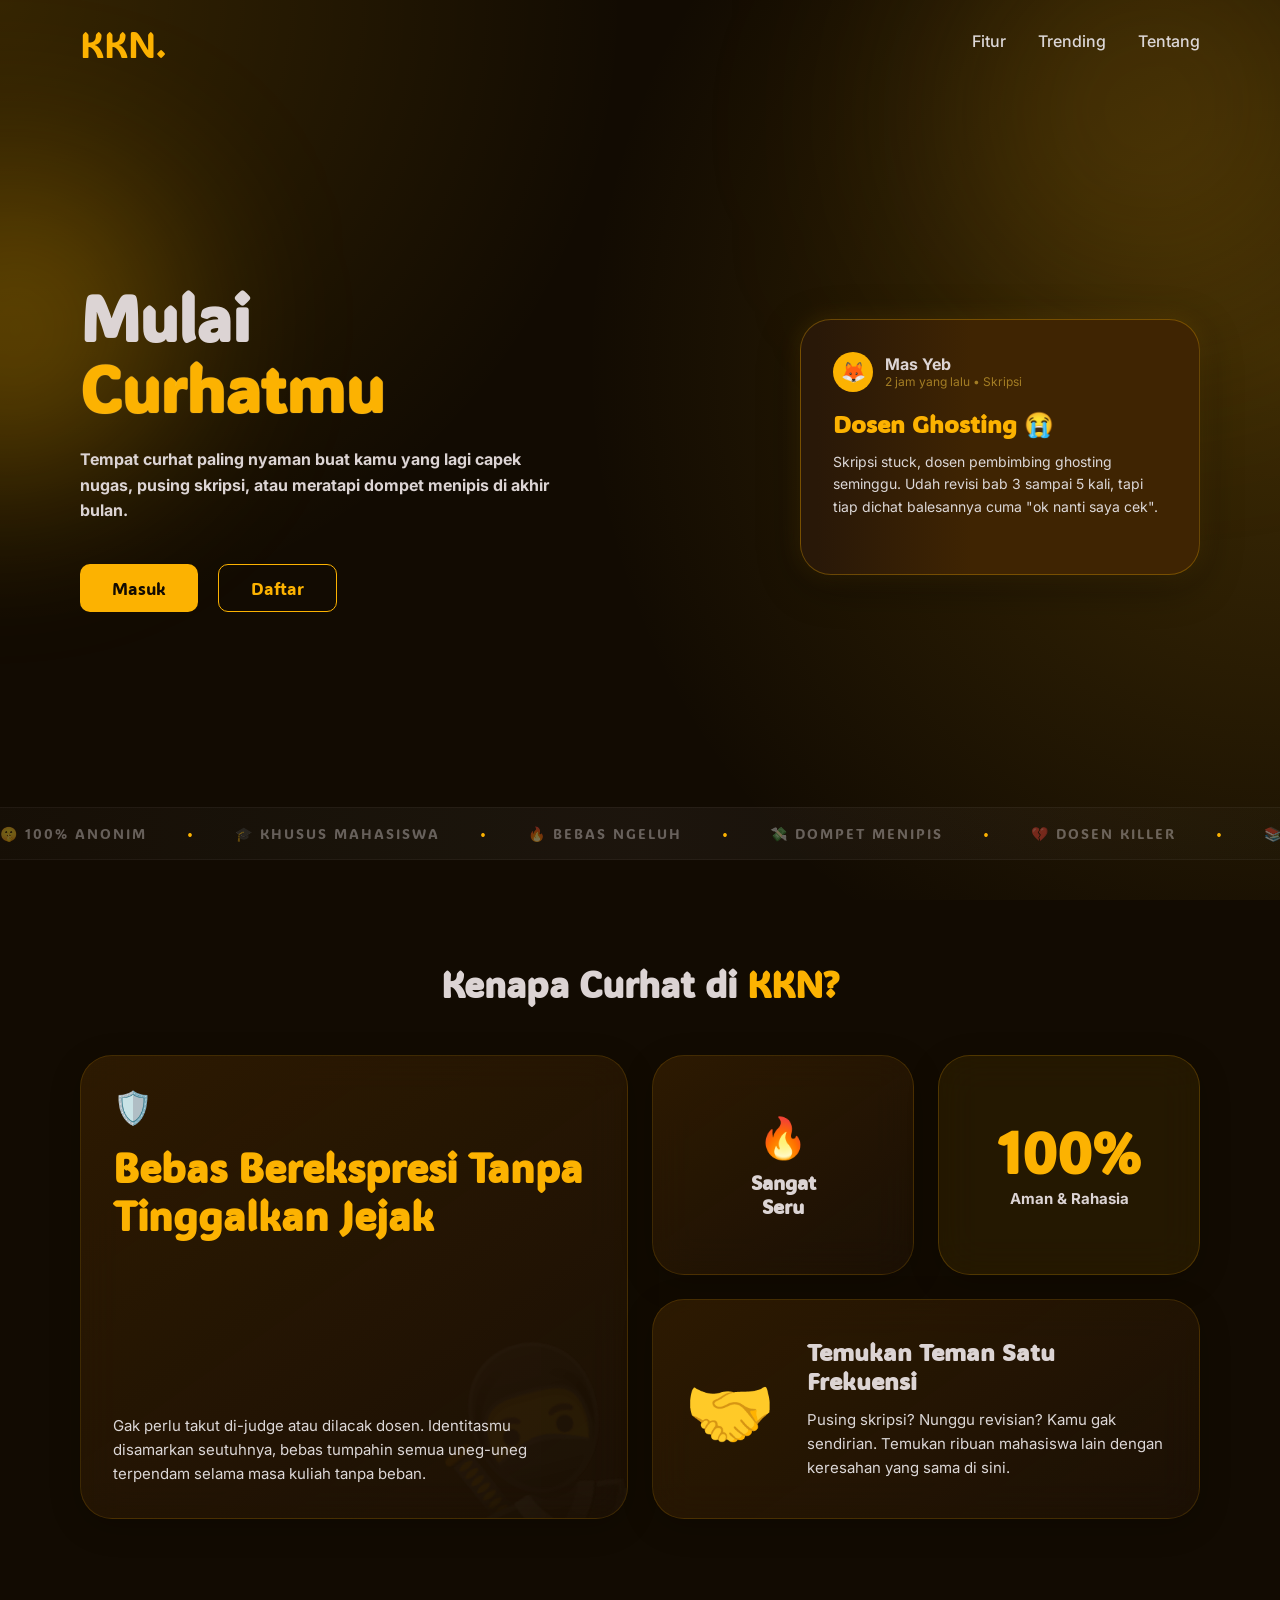
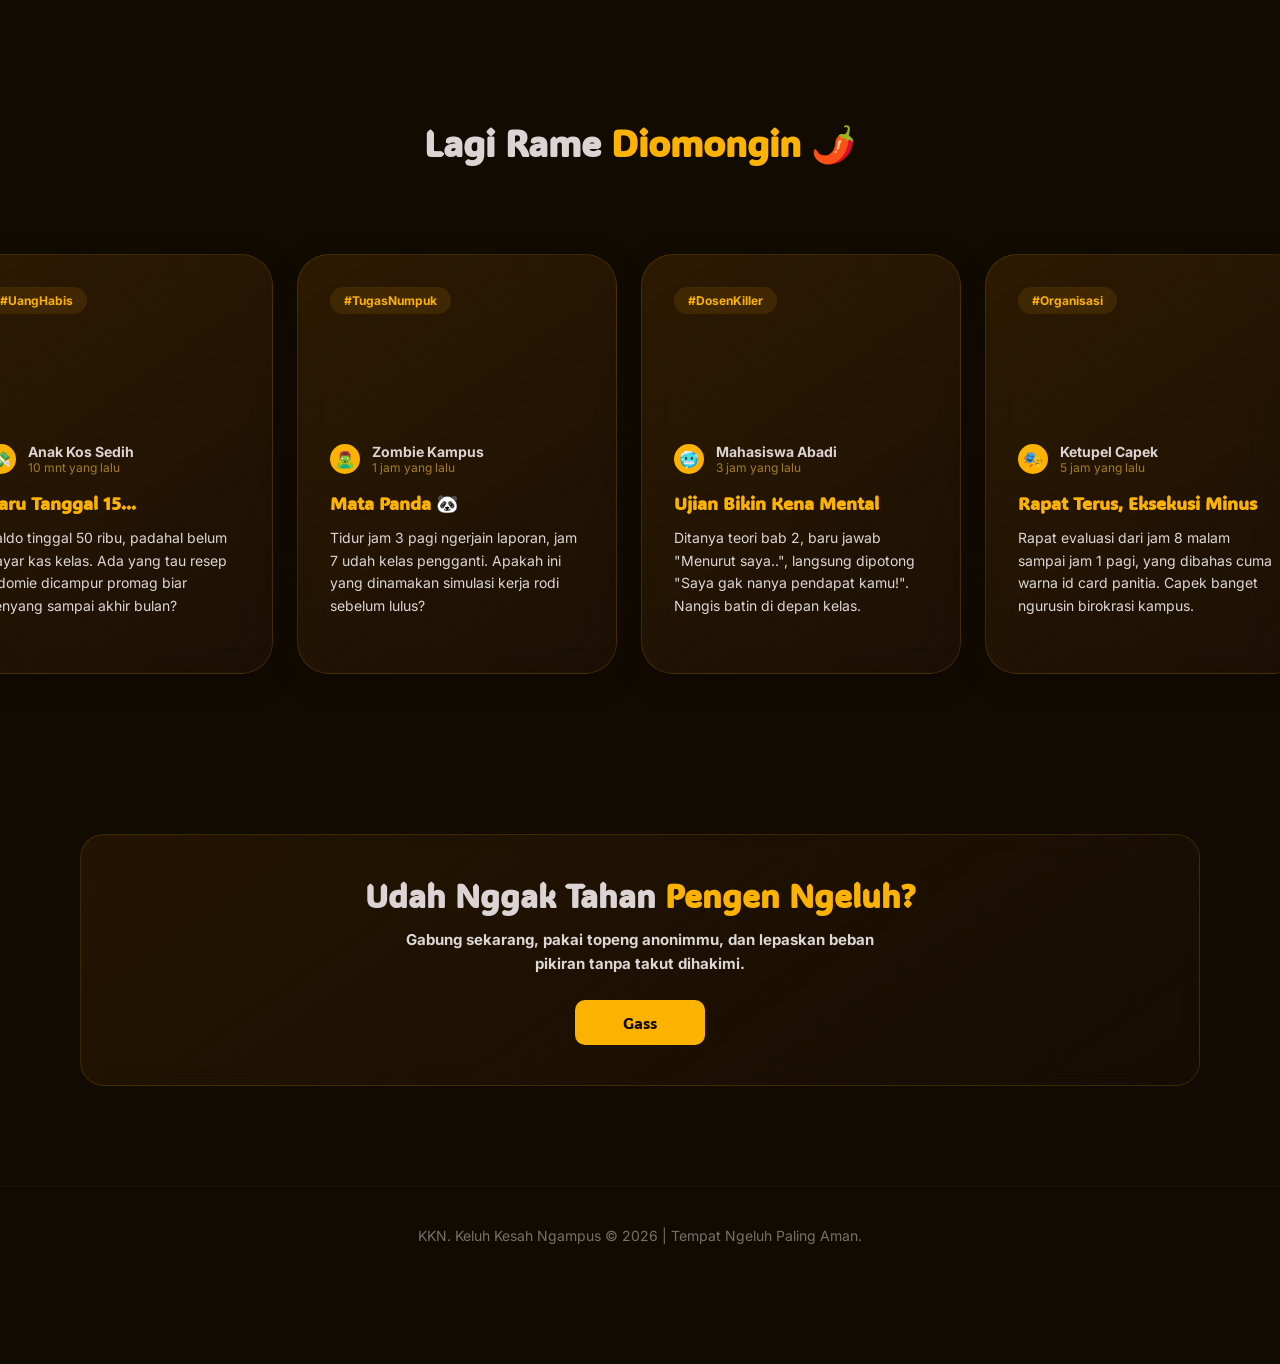
<file: index.html>
<!DOCTYPE html>
<html lang="id">
<head>
    <meta charset="UTF-8">
    <meta name="viewport" content="width=device-width, initial-scale=1.0">
    <title>KKN - Keluh Kesah Ngampus</title>

    <meta name="google-site-verification" content="N9DCMj9QHgITBU5HXeaArxGxr2OMcgBV_lOHfr3tFHc" />
    
    <link rel="preconnect" href="https://fonts.googleapis.com">
    <link rel="preconnect" href="https://fonts.gstatic.com" crossorigin>
    <link href="https://fonts.googleapis.com/css2?family=ADLaM+Display&family=Inter:wght@400;500;600;700&display=swap" rel="stylesheet">
    
    <link rel="stylesheet" href="style.css">
</head>
<body id="beranda">
    
    <!-- Efek Glow Latar Belakang -->
    <div class="glow-kiri-atas"></div>
    <div class="glow-kanan-atas"></div>
    <div class="glow-tengah"></div>

    <!--HEADER-->
    <header class="container">
        <!-- Logo berfungsi ganda sebagai tombol kembali ke atas -->
        <a href="#beranda" class="logo-kkn" style="text-decoration: none;">KKN.</a>
        <nav>
            <a href="#fitur" class="menu-link">Fitur</a> 
            <a href="#trending" class="menu-link">Trending</a>
            <a href="about_us/about.html" class="menu-link">Tentang</a>
        </nav>
    </header>

    <!-- Bagian Konten Utama -->
    <main>
        
        <!-- SECTION 1: HERO -->
        <section class="hero-section">
            <div class="container hero-container">
                <!-- Kolom Kiri: Teks dan Tombol -->
                <div class="hero-kiri">
                    <h1 class="judul-utama">
                        Mulai<br>
                        <span class="teks-kuning">Curhatmu</span>
                    </h1>
                    
                    <p class="deskripsi">
                        Tempat curhat paling nyaman buat kamu yang lagi capek nugas, pusing skripsi, atau meratapi dompet menipis di akhir bulan.
                    </p>
                    
                    <div class="grup-tombol">
                        <button class="btn-primer" onclick="window.location.href='daftar/signin.html'">Masuk</button>
                        <button class="btn-sekunder" onclick="window.location.href='daftar/signup.html'">Daftar</button>
                    </div>
                </div>

                <!-- Kolom Kanan: Kartu Curhat Mengambang -->
                <div class="hero-kanan">
                    <div class="kartu-curhat">
                        <div class="kartu-header">
                            <div class="avatar">🦊</div>
                            <div>
                                <div class="nama-user">Mas Yeb</div>
                                <div class="waktu">2 jam yang lalu • Skripsi</div>
                            </div>
                        </div>
                        <h3 class="kartu-judul">Dosen Ghosting 😭</h3>
                        <p class="kartu-teks">
                            Skripsi stuck, dosen pembimbing ghosting seminggu. Udah revisi bab 3 sampai 5 kali, tapi tiap dichat balesannya cuma "ok nanti saya cek".
                        </p>
                    </div>
                </div>
            </div>
        </section>

        <!-- SECTION PITA PEMBATAS -->
        <div class="marquee-pembatas">
            <div class="marquee-konten">
                <span>🤫 100% ANONIM <i>•</i> 🎓 KHUSUS MAHASISWA <i>•</i> 🔥 BEBAS NGELUH <i>•</i> 💸 DOMPET MENIPIS <i>•</i> 💔 DOSEN KILLER <i>•</i> 📚 SKRIPSI STUCK <i>•</i></span>
                <span>🤫 100% ANONIM <i>•</i> 🎓 KHUSUS MAHASISWA <i>•</i> 🔥 BEBAS NGELUH <i>•</i> 💸 DOMPET MENIPIS <i>•</i> 💔 DOSEN KILLER <i>•</i> 📚 SKRIPSI STUCK <i>•</i></span>
            </div>
        </div>

        <!--SECTION 2: FITUR BENTO GRID (Target: #fitur)-->
        <section id="fitur" class="fitur-section">
            <div class="container">
                <h2 class="section-judul">Kenapa Curhat di <span>KKN?</span></h2>
                
                <div class="bento-grid">
                    <div class="bento-kartu bento-large">
                        <div class="bento-bg-ikon">🥷</div>
                        <div>
                            <div class="bento-ikon" style="font-size: 32px;">🛡️</div>
                            <h3 class="bento-judul">Bebas Berekspresi Tanpa Tinggalkan Jejak</h3>
                        </div>
                        <p class="bento-teks" style="max-width: 90%;">Gak perlu takut di-judge atau dilacak dosen. Identitasmu disamarkan seutuhnya, bebas tumpahin semua uneg-uneg terpendam selama masa kuliah tanpa beban.</p>
                    </div>

                    <div class="bento-kartu bento-box" style="justify-content: center; align-items: center; text-align: center;">
                        <div class="bento-ikon" style="margin-bottom: 8px;">🔥</div>
                        <h3 class="bento-judul" style="font-size: 20px; margin-bottom: 0;">Sangat<br>Seru</h3>
                    </div>

                    <div class="bento-kartu bento-box" style="justify-content: center; align-items: center; text-align: center; background: rgba(252, 178, 1, 0.08); border-color: rgba(252, 178, 1, 0.2);">
                        <h3 class="bento-judul" style="font-size: 56px; color: var(--warna-kuning); margin-bottom: 0;">100%</h3>
                        <p class="bento-teks" style="font-weight: bold; color: var(--warna-putih);">Aman & Rahasia</p>
                    </div>

                    <div class="bento-kartu bento-wide" style="flex-direction: row; align-items: center; gap: 32px;">
                        <div class="bento-ikon" style="font-size: 72px; margin-bottom: 0;">🤝</div>
                        <div>
                            <h3 class="bento-judul" style="font-size: 24px;">Temukan Teman Satu Frekuensi</h3>
                            <p class="bento-teks">Pusing skripsi? Nunggu revisian? Kamu gak sendirian. Temukan ribuan mahasiswa lain dengan keresahan yang sama di sini.</p>
                        </div>
                    </div>
                </div>
            </div>
        </section>

        <!--SECTION 3: TRENDING GALLERY (Target: #trending)-->
        <section id="trending" class="trending-section">
            <div class="container">
                <h2 class="section-judul">Lagi Rame <span>Diomongin 🌶️</span></h2>
            </div>
            
            <div class="trending-wrapper">
                <div class="kartu-trending">
                    <span class="tag-trending">#UangHabis</span>
                    <div class="konten-bawah-trending">
                        <div class="kartu-header">
                            <div class="avatar" style="font-size: 16px; width: 30px; height: 30px;">💸</div>
                            <div>
                                <div class="nama-user" style="font-size: 14px;">Anak Kos Sedih</div>
                                <div class="waktu">10 mnt yang lalu</div>
                            </div>
                        </div>
                        <h3 class="kartu-judul" style="font-size: 18px;">Baru Tanggal 15...</h3>
                        <p class="kartu-teks">Saldo tinggal 50 ribu, padahal belum bayar kas kelas. Ada yang tau resep indomie dicampur promag biar kenyang sampai akhir bulan?</p>
                    </div>
                </div>

                <div class="kartu-trending">
                    <span class="tag-trending">#TugasNumpuk</span>
                    <div class="konten-bawah-trending">
                        <div class="kartu-header">
                            <div class="avatar" style="font-size: 16px; width: 30px; height: 30px;">🧟‍♂️</div>
                            <div>
                                <div class="nama-user" style="font-size: 14px;">Zombie Kampus</div>
                                <div class="waktu">1 jam yang lalu</div>
                            </div>
                        </div>
                        <h3 class="kartu-judul" style="font-size: 18px;">Mata Panda 🐼</h3>
                        <p class="kartu-teks">Tidur jam 3 pagi ngerjain laporan, jam 7 udah kelas pengganti. Apakah ini yang dinamakan simulasi kerja rodi sebelum lulus?</p>
                    </div>
                </div>

                <div class="kartu-trending">
                    <span class="tag-trending">#DosenKiller</span>
                    <div class="konten-bawah-trending">
                        <div class="kartu-header">
                            <div class="avatar" style="font-size: 16px; width: 30px; height: 30px;">🥶</div>
                            <div>
                                <div class="nama-user" style="font-size: 14px;">Mahasiswa Abadi</div>
                                <div class="waktu">3 jam yang lalu</div>
                            </div>
                        </div>
                        <h3 class="kartu-judul" style="font-size: 18px;">Ujian Bikin Kena Mental</h3>
                        <p class="kartu-teks">Ditanya teori bab 2, baru jawab "Menurut saya..", langsung dipotong "Saya gak nanya pendapat kamu!". Nangis batin di depan kelas.</p>
                    </div>
                </div>

                <div class="kartu-trending">
                    <span class="tag-trending">#Organisasi</span>
                    <div class="konten-bawah-trending">
                        <div class="kartu-header">
                            <div class="avatar" style="font-size: 16px; width: 30px; height: 30px;">🎭</div>
                            <div>
                                <div class="nama-user" style="font-size: 14px;">Ketupel Capek</div>
                                <div class="waktu">5 jam yang lalu</div>
                            </div>
                        </div>
                        <h3 class="kartu-judul" style="font-size: 18px;">Rapat Terus, Eksekusi Minus</h3>
                        <p class="kartu-teks">Rapat evaluasi dari jam 8 malam sampai jam 1 pagi, yang dibahas cuma warna id card panitia. Capek banget ngurusin birokrasi kampus.</p>
                    </div>
                </div>
            </div>
        </section>

        <!--SECTION 4: CALL TO ACTION (CTA) BAWAH-->
        <section class="cta-bawah-section" style="padding: 40px 0 80px 0; text-align: center; position: relative; z-index: 2;">
            <div class="container">
                <div style="background: linear-gradient(145deg, rgba(63, 36, 2, 0.4) 0%, rgba(41, 24, 8, 0.2) 100%); border: 1px solid rgba(252, 178, 1, 0.15); border-radius: 24px; padding: 40px 24px; backdrop-filter: blur(10px);">
                    <h2 class="section-judul" style="margin-bottom: 12px; font-size: 32px;">Udah Nggak Tahan <span>Pengen Ngeluh?</span></h2>
                    <p class="deskripsi" style="margin: 0 auto 24px auto; font-size: 15px; color: var(--warna-abu-terang); max-width: 500px;">
                        Gabung sekarang, pakai topeng anonimmu, dan lepaskan beban pikiran tanpa takut dihakimi.
                    </p>
                    <div class="grup-tombol" style="justify-content: center;">
                        <!-- Tombol Gass diubah menjadi link yang mengarah ke paling atas -->
                        <a href="feed.html" class="btn-primer" style="font-size: 16px; padding: 12px 48px; display: inline-block; text-decoration: none;">Gass</a>
                    </div>
                </div>
            </div>
        </section>

    </main>

    <!-- FOOTER -->
    <footer>
        <p>KKN. Keluh Kesah Ngampus © 2026 | Tempat Ngeluh Paling Aman.</p>
    </footer>

    <!--JAVASCRIPT LOGIC-->
    <script>
        const trendingWrapper = document.querySelector('.trending-wrapper');
        let isPaused = false;
        let resumeTimeout;
        let scrollSpeed = 1; 

        if (trendingWrapper) {
            trendingWrapper.style.scrollBehavior = 'auto';
            const originalCards = [...trendingWrapper.children];
            
            for (let i = 0; i < 2; i++) {
                originalCards.forEach(kartu => {
                    const clone = kartu.cloneNode(true);
                    trendingWrapper.appendChild(clone);
                });
            }

            let resetPoint = 0;
            function hitungTitikReset() {
                const firstOriginal = trendingWrapper.children[0];
                const firstClone = trendingWrapper.children[originalCards.length];
                resetPoint = firstClone.offsetLeft - firstOriginal.offsetLeft;
            }

            hitungTitikReset();
            window.addEventListener('resize', hitungTitikReset);

            function autoScroll() {
                if (!isPaused && resetPoint > 0) {
                    trendingWrapper.scrollLeft += scrollSpeed;
                    if (trendingWrapper.scrollLeft >= resetPoint) {
                        trendingWrapper.scrollLeft -= resetPoint;
                    }
                }
                requestAnimationFrame(autoScroll);
            }

            requestAnimationFrame(autoScroll);

            function pauseScroll() {
                isPaused = true;
                clearTimeout(resumeTimeout); 
            }

            function resumeScrollAfterDelay() {
                clearTimeout(resumeTimeout);
                resumeTimeout = setTimeout(() => {
                    isPaused = false;
                }, 1500); 
            }

            trendingWrapper.addEventListener('mouseenter', pauseScroll);
            trendingWrapper.addEventListener('mouseleave', resumeScrollAfterDelay);
            trendingWrapper.addEventListener('touchstart', pauseScroll);
            trendingWrapper.addEventListener('touchend', resumeScrollAfterDelay);
        }
    </script>
    
    <script>
        const headerContainer = document.querySelector('header.container');
        window.addEventListener('scroll', () => {
            // Jika layar digulir lebih dari 20 pixel, munculkan kaca
            if (window.scrollY > 20) {
                headerContainer.classList.add('scrolled');
            } else {
                headerContainer.classList.remove('scrolled');
            }
        });
    </script>
    
</body>
</html>
</file>
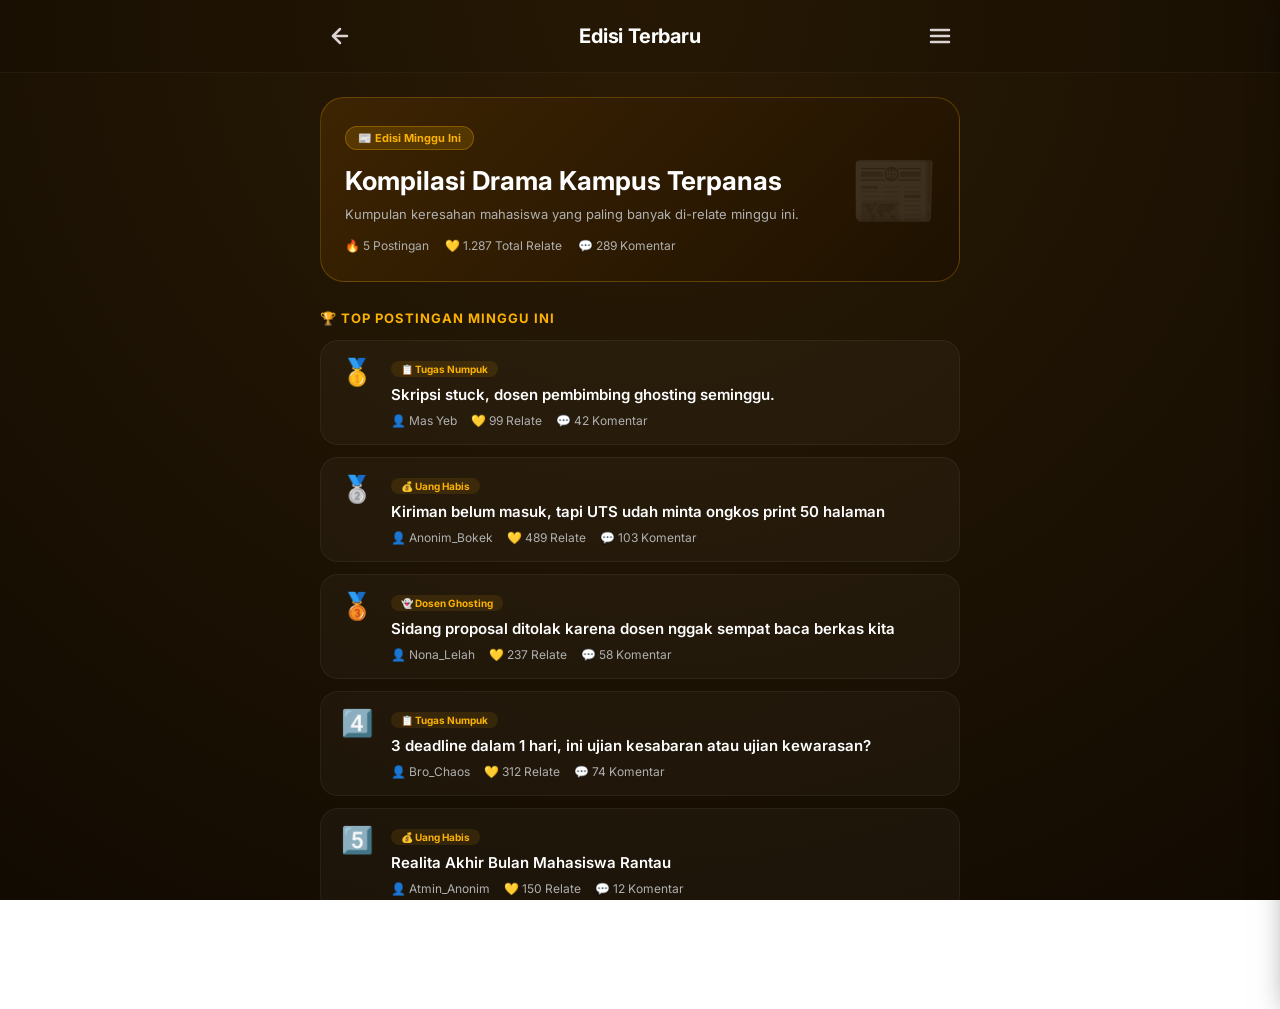
<file: edisi.html>
<!DOCTYPE html>
<html lang="id">

<head>
    <meta charset="UTF-8">
    <meta name="viewport" content="width=device-width, initial-scale=1.0">
    <title>KKN. — Edisi Terbaru</title>
    <link rel="preconnect" href="https://fonts.googleapis.com">
    <link rel="preconnect" href="https://fonts.gstatic.com" crossorigin>
    <link href="https://fonts.googleapis.com/css2?family=ADLaM+Display&family=Inter:wght@400;500;600;700&display=swap"
        rel="stylesheet">
    <style>
        :root {
            --warna-latar: #120b02;
            --warna-kuning: #fcb201;
            --rgb-kuning: 252, 178, 1;
            --warna-abu: #b0b0b0;
            --warna-abu-terang: #dcd7d7;
            --warna-putih: #dcd4d4;
            --border-kaca-tipis: 1px solid rgba(220, 212, 212, 0.05);
            --font-judul: 'ADLaM Display', cursive;
            --font-teks: 'Inter', sans-serif;
            --warna-merah: #ff4d4d;
        }

        * { margin: 0; padding: 0; box-sizing: border-box; }

        body {
            font-family: var(--font-teks);
            background: radial-gradient(circle at 50% 0%, #2a1b05 0%, #120b02 100%);
            background-attachment: fixed;
            color: white;
            min-height: 100vh;
            padding-bottom: 40px;
            opacity: 0;
            transform: translateY(16px);
            animation: pageEnter 0.4s ease 0.05s forwards;
            overflow-x: hidden;
        }

        @keyframes pageEnter {
            to { opacity: 1; transform: translateY(0); }
        }

        /* ==========================================================
           HEADER GLASSMORPHISM BENING (CLEAR GLASS)
           ========================================================== */
        .edisi-full-header {
            position: sticky;
            top: 0;
            left: 0;
            width: 100%;
            /* Sangat bening agar gradasi latar belakang menembus */
            background: rgba(18, 11, 2, 0.15); 
            backdrop-filter: blur(25px) saturate(160%);
            -webkit-backdrop-filter: blur(25px) saturate(160%);
            border-bottom: var(--border-kaca-tipis);
            z-index: 100;
        }

        .edisi-header-inner {
            display: flex;
            justify-content: space-between;
            align-items: center;
            width: 100%;
            max-width: 680px; 
            margin: 0 auto;
            padding: 16px 20px;
            box-sizing: border-box;
        }

        /* Menghapus bulatan latar belakang dan bingkai */
        .icon-btn {
            background: none; 
            border: none;
            color: var(--warna-putih);
            cursor: pointer;
            display: flex;
            align-items: center;
            justify-content: center;
            transition: 0.3s;
            text-decoration: none;
            padding: 8px; /* Ruang sentuh tetap ada tanpa visual bulatan */
        }

        .icon-btn:hover {
            color: var(--warna-kuning);
            transform: scale(1.15);
        }

        .header-title {
            margin: 0;
            font-size: 1.25rem;
            font-weight: 700;
            color: white;
            flex: 1;
            text-align: center;
            letter-spacing: -0.01em;
        }

        /* ==========================================================
           SIDEBAR MENU UTAMA
           ========================================================== */
        #menu-toggle { display: none; }
        .overlay-blur {
            position: fixed; top: 0; left: 0; width: 100%; height: 100%;
            background: rgba(0, 0, 0, 0.6); backdrop-filter: blur(4px);
            display: none; z-index: 1500; cursor: pointer;
        }
        .sidebar-overlay {
            position: fixed; top: 0; right: -320px; width: 300px; height: 100%;
            background: #0f0a02; z-index: 2000;
            transition: 0.4s cubic-bezier(0.4, 0, 0.2, 1);
            padding: 40px 30px; border-left: 1px solid rgba(255, 255, 255, 0.05);
            box-shadow: -10px 0 30px rgba(0, 0, 0, 0.5);
        }
        .sidebar-header { display: flex; justify-content: space-between; align-items: center; margin-bottom: 40px; }
        .sidebar-header h2 { font-family: var(--font-teks), 'Inter', sans-serif !important; font-size: 1.5rem; color: #dcd4d4; }
        .close-sidebar {
            background: rgba(255, 255, 255, 0.1); width: 32px; height: 32px;
            border-radius: 50%; display: flex; align-items: center; justify-content: center;
            cursor: pointer; color: white;
        }
        #menu-toggle:checked ~ .sidebar-overlay { right: 0; }
        #menu-toggle:checked ~ .overlay-blur { display: block; }
        
        .menu-list-sidebar { display: flex; flex-direction: column; list-style: none; }
        .menu-item-sidebar {
            display: flex; align-items: center; gap: 15px; padding: 15px 10px; 
            color: rgb(255, 255, 255); text-decoration: none; font-size: 15px; 
            font-family: var(--font-teks), 'Inter', sans-serif !important; transition: 0.3s;
        }
        .menu-item-sidebar:hover { color: var(--warna-kuning); }
        .divider-sidebar { height: 1px; background: rgba(255, 255, 255, 0.05); margin: 20px 0; }
        .logout-btn { color: var(--warna-merah) !important; font-weight: 700; }
        .icon-sidebar { width: 20px; height: 20px; vertical-align: middle; object-fit: contain; stroke: currentColor; }

        /* ==========================================================
           MODAL LOGOUT
           ========================================================== */
        #logout-toggle { display: none; }
        .logout-modal {
            position: fixed; inset: 0; z-index: 9999; display: flex; align-items: center; justify-content: center;
            padding: 20px; opacity: 0; pointer-events: none; transition: opacity 0.3s ease;
        }
        #logout-toggle:checked ~ .logout-modal { opacity: 1; pointer-events: all; }
        .logout-modal-bg { position: absolute; inset: 0; background: rgba(0, 0, 0, 0.72); backdrop-filter: blur(8px); cursor: pointer; }
        .logout-modal-box {
            position: relative; z-index: 1; background: linear-gradient(160deg, #1e1208 0%, #120b02 100%);
            border: 1px solid rgba(255, 80, 80, 0.2); border-radius: 28px; padding: 36px 28px 28px;
            width: 100%; max-width: 320px; text-align: center; transform: scale(0.85) translateY(20px);
            transition: transform 0.35s cubic-bezier(0.34, 1.56, 0.64, 1); box-shadow: 0 24px 60px rgba(0, 0, 0, 0.6);
        }
        #logout-toggle:checked ~ .logout-modal .logout-modal-box { transform: scale(1) translateY(0); }
        .logout-icon {
            width: 56px; height: 56px; background: rgba(255, 80, 80, 0.12); border: 1px solid rgba(255, 80, 80, 0.3);
            border-radius: 50%; display: flex; align-items: center; justify-content: center; margin: 0 auto 18px; font-size: 26px;
        }
        .logout-modal-title { font-size: 20px; font-weight: 700; color: white; margin-bottom: 10px; }
        .logout-modal-desc { font-size: 13px; color: var(--warna-abu); line-height: 1.6; margin-bottom: 26px; }
        .logout-modal-actions { display: flex; gap: 12px; }
        .btn-batal-logout {
            flex: 1; padding: 13px; border-radius: 14px; background: rgba(255, 255, 255, 0.07); border: 1px solid rgba(255, 255, 255, 0.1);
            color: white; font-family: var(--font-teks); font-size: 14px; font-weight: 600; cursor: pointer; display: flex; justify-content: center; transition: 0.2s;
        }
        .btn-batal-logout:hover { background: rgba(255, 255, 255, 0.12); }
        .btn-ya-logout {
            flex: 1; padding: 13px; border-radius: 14px; background: linear-gradient(135deg, #ff5252, #c0392b); border: none;
            color: white; font-family: var(--font-teks); font-size: 14px; font-weight: 700; cursor: pointer; text-decoration: none;
            display: flex; justify-content: center; transition: 0.2s; box-shadow: 0 6px 18px rgba(255, 82, 82, 0.35);
        }
        .btn-ya-logout:hover { filter: brightness(1.12); transform: translateY(-1px); }

        /* ==========================================================
           KONTEN
           ========================================================== */
        .container {
            max-width: 680px;
            margin: 0 auto;
            padding: 24px 20px;
        }

        .hero {
            background: linear-gradient(135deg, #3d2402 0%, #1e1101 100%);
            border: 1px solid rgba(252, 178, 1, 0.25);
            border-radius: 24px;
            padding: 28px 24px;
            margin-bottom: 28px;
            position: relative;
            overflow: hidden;
        }
        .hero::before {
            content: '📰'; position: absolute; right: 20px; top: 50%;
            transform: translateY(-50%); font-size: 72px; opacity: 0.12;
        }
        .hero-badge {
            display: inline-flex; align-items: center; gap: 6px;
            background: rgba(252, 178, 1, 0.15); color: var(--warna-kuning);
            border: 1px solid rgba(252, 178, 1, 0.3); border-radius: 50px;
            padding: 4px 12px; font-size: 11px; font-weight: 700; margin-bottom: 14px;
        }
        .hero h1 { font-size: 26px; font-weight: 700; line-height: 1.3; margin-bottom: 8px; }
        .hero p { font-size: 13px; color: var(--warna-abu); }
        .hero-meta { margin-top: 16px; display: flex; gap: 16px; font-size: 12px; color: var(--warna-abu); }
        .hero-meta span { display: flex; align-items: center; gap: 5px; }

        .section-title {
            font-size: 13px; font-weight: 700; color: var(--warna-kuning);
            letter-spacing: 1px; text-transform: uppercase; margin-bottom: 14px;
        }

        .edisi-list { display: flex; flex-direction: column; gap: 12px; margin-bottom: 32px; }
        .edisi-card {
            display: flex; align-items: flex-start; gap: 16px;
            background: rgba(255, 255, 255, 0.03); border: 1px solid rgba(255, 255, 255, 0.05);
            border-radius: 18px; padding: 16px 18px; cursor: pointer;
            transition: background 0.25s, border-color 0.25s, transform 0.2s;
            text-decoration: none; color: inherit;
            opacity: 0; transform: translateY(12px);
            animation: cardEnter 0.4s ease forwards;
        }
        .edisi-card:hover {
            background: rgba(252, 178, 1, 0.06); border-color: rgba(252, 178, 1, 0.25); transform: translateY(-1px);
        }
        .edisi-card:nth-child(1) { animation-delay: 0.10s; }
        .edisi-card:nth-child(2) { animation-delay: 0.17s; }
        .edisi-card:nth-child(3) { animation-delay: 0.24s; }
        .edisi-card:nth-child(4) { animation-delay: 0.31s; }
        .edisi-card:nth-child(5) { animation-delay: 0.38s; }

        @keyframes cardEnter { to { opacity: 1; transform: translateY(0); } }

        .rank-badge { font-size: 26px; line-height: 1; flex-shrink: 0; width: 36px; text-align: center; margin-top: 2px; }
        .card-body { flex: 1; min-width: 0; }
        .card-kategori {
            font-size: 10px; font-weight: 700; color: var(--warna-kuning);
            background: rgba(252, 178, 1, 0.1); border-radius: 50px;
            padding: 2px 10px; display: inline-block; margin-bottom: 7px;
        }
        .card-title { font-size: 15px; font-weight: 600; line-height: 1.4; margin-bottom: 8px; color: white; }
        .card-meta { display: flex; align-items: center; gap: 14px; font-size: 12px; color: var(--warna-abu); }
        .card-stat { display: flex; align-items: center; gap: 4px; }

        .btn-kembali {
            display: flex; align-items: center; justify-content: center; gap: 8px; width: 100%;
            background: rgba(252, 178, 1, 0.1); border: 1px solid rgba(252, 178, 1, 0.25);
            color: var(--warna-kuning); font-family: var(--font-teks); font-size: 14px; font-weight: 600;
            padding: 14px; border-radius: 14px; cursor: pointer; transition: 0.25s;
            text-decoration: none; opacity: 0; animation: cardEnter 0.4s ease 0.45s forwards;
        }
        .btn-kembali:hover { background: rgba(252, 178, 1, 0.18); transform: translateY(-1px); }
    </style>
</head>

<body>

    <!-- Sidebar Menu Utama -->
    <input type="checkbox" id="menu-toggle">
    <label for="menu-toggle" class="overlay-blur"></label>

    <aside class="sidebar-overlay">
        <div class="sidebar-header">
            <h2>Menu Utama</h2>
            <label for="menu-toggle" class="close-sidebar">✕</label>
        </div>
        <nav class="menu-list-sidebar">
            <a href="feed.html" class="menu-item-sidebar">
                <svg class="icon-sidebar" width="20" height="20" viewBox="0 0 24 24" fill="none" stroke="currentColor" stroke-width="2" stroke-linecap="round" stroke-linejoin="round"><path d="M3 9l9-7 9 7v11a2 2 0 0 1-2 2H5a2 2 0 0 1-2-2z"></path><polyline points="9 22 9 12 15 12 15 22"></polyline></svg> 
                Beranda
            </a>
            <a href="profil.html" class="menu-item-sidebar">
                <svg class="icon-sidebar" width="20" height="20" viewBox="0 0 24 24" fill="none" stroke="currentColor" stroke-width="2" stroke-linecap="round" stroke-linejoin="round"><path d="M20 21v-2a4 4 0 0 0-4-4H8a4 4 0 0 0-4 4v2"></path><circle cx="12" cy="7" r="4"></circle></svg> 
                Tentang KKN
            </a>
            <a href="kontak.html" class="menu-item-sidebar">
                <svg class="icon-sidebar" width="20" height="20" viewBox="0 0 24 24" fill="none" stroke="currentColor" stroke-width="2" stroke-linecap="round" stroke-linejoin="round"><path d="M4 4h16c1.1 0 2 .9 2 2v12c0 1.1-.9 2-2 2H4c-1.1 0-2-.9-2-2V6c0-1.1.9-2 2-2z"></path><polyline points="22,6 12,13 2,6"></polyline></svg> 
                Hubungi Kami
            </a>

            <div class="divider-sidebar"></div>

            <label for="logout-toggle" class="menu-item-sidebar logout-btn" style="cursor: pointer;">
                <svg class="icon-sidebar" width="20" height="20" viewBox="0 0 24 24" fill="none" stroke="currentColor" stroke-width="2" stroke-linecap="round" stroke-linejoin="round"><path d="M9 21H5a2 2 0 0 1-2-2V5a2 2 0 0 1 2-2h4"></path><polyline points="16 17 21 12 16 7"></polyline><line x1="21" y1="12" x2="9" y2="12"></line></svg> 
                Keluar Akun
            </label>
        </nav>
    </aside>

    <!-- Modal Logout -->
    <input type="checkbox" id="logout-toggle">
    <div class="logout-modal">
        <label for="logout-toggle" class="logout-modal-bg"></label>
        <div class="logout-modal-box">
            <div class="logout-icon">🚪</div>
            <div class="logout-modal-title">Yakin mau keluar?</div>
            <div class="logout-modal-desc">Sesi kamu akan diakhiri. Kamu harus masuk kembali untuk bisa curhat.</div>
            <div class="logout-modal-actions">
                <label for="logout-toggle" class="btn-batal-logout">Batal</label>
                <a href="index.html" class="btn-ya-logout">Ya, Keluar</a>
            </div>
        </div>
    </div>

    <!-- Header Glass Bening Tanpa Bingkai Bulatan -->
    <header class="edisi-full-header">
        <div class="edisi-header-inner">
            <a href="feed.html" class="icon-btn" aria-label="Kembali ke Feed">
                <svg xmlns="http://www.w3.org/2000/svg" width="24" height="24" viewBox="0 0 24 24" fill="none" stroke="currentColor" stroke-width="2.5" stroke-linecap="round" stroke-linejoin="round">
                    <line x1="19" y1="12" x2="5" y2="12"></line>
                    <polyline points="12 19 5 12 12 5"></polyline>
                </svg>
            </a>
            
            <h1 class="header-title">Edisi Terbaru</h1>
            
            <!-- Ikon menu garis 3 tampil "langsung" tanpa bulatan -->
            <label for="menu-toggle" class="icon-btn" aria-label="Buka Menu">
                <svg xmlns="http://www.w3.org/2000/svg" width="24" height="24" viewBox="0 0 24 24" fill="none" stroke="currentColor" stroke-width="2.5" stroke-linecap="round" stroke-linejoin="round">
                    <line x1="3" y1="12" x2="21" y2="12"></line>
                    <line x1="3" y1="6" x2="21" y2="6"></line>
                    <line x1="3" y1="18" x2="21" y2="18"></line>
                </svg>
            </label>
        </div>
    </header>

    <div class="container">
        <section class="hero">
            <div class="hero-badge">📰 Edisi Minggu Ini</div>
            <h1>Kompilasi Drama Kampus Terpanas</h1>
            <p>Kumpulan keresahan mahasiswa yang paling banyak di-relate minggu ini.</p>
            <div class="hero-meta">
                <span>🔥 5 Postingan</span>
                <span>💛 1.287 Total Relate</span>
                <span>💬 289 Komentar</span>
            </div>
        </section>

        <div class="section-title">🏆 Top Postingan Minggu Ini</div>

        <div class="edisi-list">
            <a href="feed.html" class="edisi-card">
                <div class="rank-badge">🥇</div>
                <div class="card-body">
                    <div class="card-kategori">📋 Tugas Numpuk</div>
                    <div class="card-title">Skripsi stuck, dosen pembimbing ghosting seminggu.</div>
                    <div class="card-meta">
                        <span class="card-stat">👤 Mas Yeb</span>
                        <span class="card-stat">💛 99 Relate</span>
                        <span class="card-stat">💬 42 Komentar</span>
                    </div>
                </div>
            </a>

            <a href="feed.html" class="edisi-card">
                <div class="rank-badge">🥈</div>
                <div class="card-body">
                    <div class="card-kategori">💰 Uang Habis</div>
                    <div class="card-title">Kiriman belum masuk, tapi UTS udah minta ongkos print 50 halaman</div>
                    <div class="card-meta">
                        <span class="card-stat">👤 Anonim_Bokek</span>
                        <span class="card-stat">💛 489 Relate</span>
                        <span class="card-stat">💬 103 Komentar</span>
                    </div>
                </div>
            </a>

            <a href="feed.html" class="edisi-card">
                <div class="rank-badge">🥉</div>
                <div class="card-body">
                    <div class="card-kategori">👻 Dosen Ghosting</div>
                    <div class="card-title">Sidang proposal ditolak karena dosen nggak sempat baca berkas kita</div>
                    <div class="card-meta">
                        <span class="card-stat">👤 Nona_Lelah</span>
                        <span class="card-stat">💛 237 Relate</span>
                        <span class="card-stat">💬 58 Komentar</span>
                    </div>
                </div>
            </a>

            <a href="feed.html" class="edisi-card">
                <div class="rank-badge">4️⃣</div>
                <div class="card-body">
                    <div class="card-kategori">📋 Tugas Numpuk</div>
                    <div class="card-title">3 deadline dalam 1 hari, ini ujian kesabaran atau ujian kewarasan?</div>
                    <div class="card-meta">
                        <span class="card-stat">👤 Bro_Chaos</span>
                        <span class="card-stat">💛 312 Relate</span>
                        <span class="card-stat">💬 74 Komentar</span>
                    </div>
                </div>
            </a>

            <a href="feed.html" class="edisi-card">
                <div class="rank-badge">5️⃣</div>
                <div class="card-body">
                    <div class="card-kategori">💰 Uang Habis</div>
                    <div class="card-title">Realita Akhir Bulan Mahasiswa Rantau</div>
                    <div class="card-meta">
                        <span class="card-stat">👤 Atmin_Anonim</span>
                        <span class="card-stat">💛 150 Relate</span>
                        <span class="card-stat">💬 12 Komentar</span>
                    </div>
                </div>
            </a>
</body>
</html>
</file>
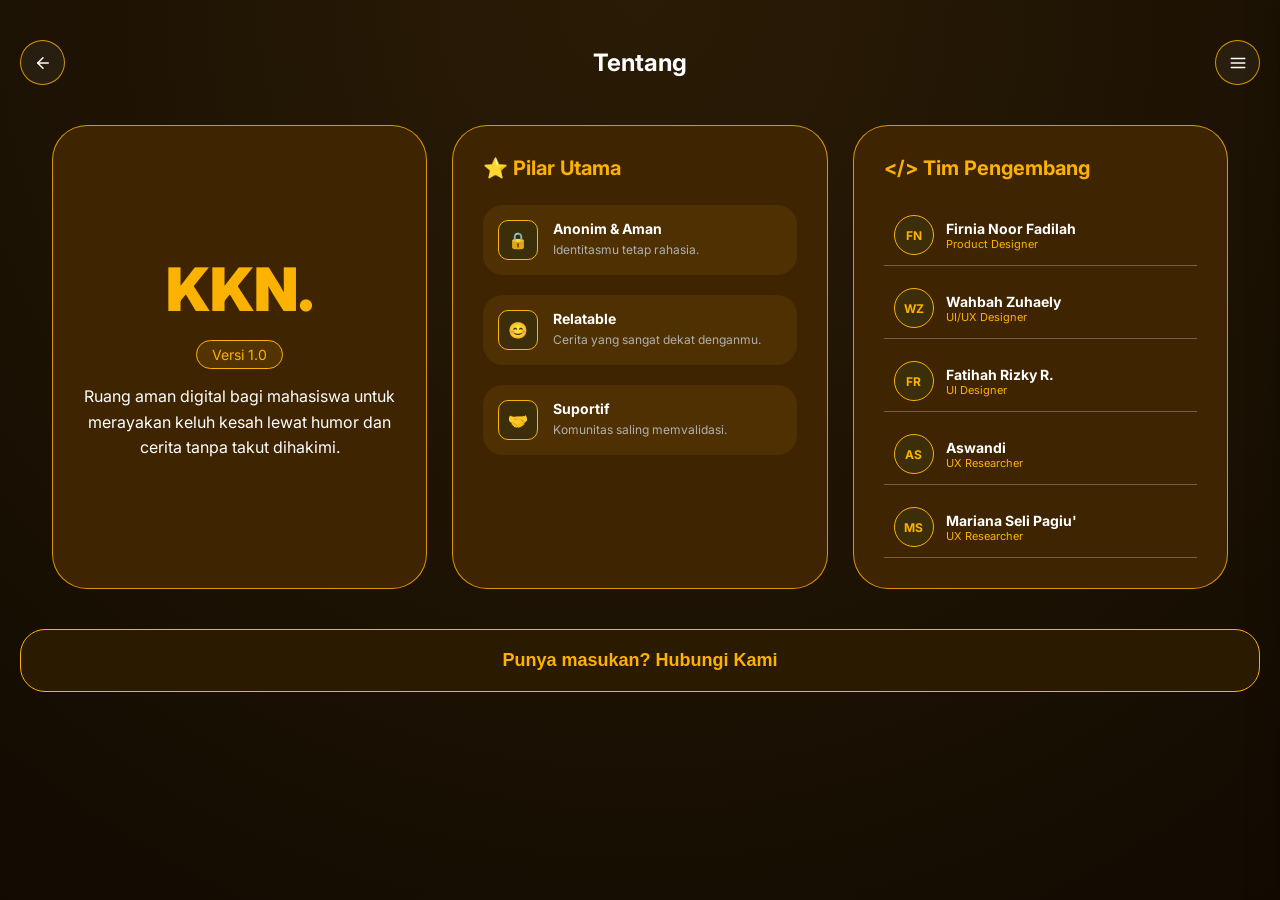
<file: about_us/about.html>
<!DOCTYPE html>
<html lang="id">
<head>
    <meta charset="UTF-8">
    <meta name="viewport" content="width=device-width, initial-scale=1.0">
    <title>Tentang KKN - Desktop Version</title>
    <link rel="stylesheet" href="../style.css">
    <link href="https://fonts.googleapis.com/css2?family=ADLaM+Display&family=Inter:wght@400;500;600;700&display=swap" rel="stylesheet">
</head>
<body class="app-body">

    <!-- ==========================================
         SISTEM SIDEBAR & LOGOUT MODAL
         ========================================== -->
    <input type="checkbox" id="menu-toggle">
    <input type="checkbox" id="logout-toggle">
    <label for="menu-toggle" class="overlay-blur"></label>

    <!-- Modal Logout -->
    <div class="logout-modal">
        <label for="logout-toggle" class="logout-modal-bg"></label>
        <div class="logout-modal-box">
            <div class="logout-icon">🚪</div>
            <div class="logout-modal-title">Yakin mau keluar?</div>
            <div class="logout-modal-desc">Sesi kamu akan diakhiri. Kamu harus masuk kembali untuk bisa curhat.</div>
            <div class="logout-modal-actions">
                <label for="logout-toggle" class="btn-batal-logout">Batal</label>
                <a href="../index.html" class="btn-ya-logout">Ya, Keluar</a>
            </div>
        </div>
    </div>

    <!-- Sidebar Overlay -->
    <aside class="sidebar-overlay">
        <div class="sidebar-header">
            <h2 style="margin: 0; color: white;">Menu Utama</h2>
            <label for="menu-toggle" class="close-sidebar" style="color: white;">✕</label>
        </div>
        <nav class="menu-list-sidebar">
            <a href="../feed.html" class="menu-item-sidebar">
                <img src="../assets/home.png" alt="Beranda" class="icon-sidebar"> Beranda
            </a>
            <a href="about.html" class="menu-item-sidebar">
                <img src="../assets/profil.png" alt="Tentang" class="icon-sidebar"> Tentang KKN
            </a>
            <a href="../kontak/kontak.html" class="menu-item-sidebar">
                <img src="../assets/email.png" alt="Hubungi" class="icon-sidebar"> Hubungi Kami
            </a>

            <div class="divider-sidebar"></div>

            <label for="logout-toggle" class="menu-item-sidebar logout-btn" style="cursor: pointer;">
                <img src="../assets/logout.png" alt="Keluar" class="icon-sidebar"> Keluar Akun
            </label>
        </nav>
    </aside>
    <!-- ========================================== -->

    <!-- HEADER -->
    <header class="header">
        <!-- Tombol Back dengan Ikon SVG Putih Bersih -->
        <a href="javascript:history.back()" class="btn-nav" title="Kembali ke Beranda">
            <svg xmlns="http://www.w3.org/2000/svg" width="20" height="20" viewBox="0 0 24 24" fill="none" stroke="white" stroke-width="2" stroke-linecap="round" stroke-linejoin="round" class="nav-icon">
                <line x1="19" y1="12" x2="5" y2="12"></line>
                <polyline points="12 19 5 12 12 5"></polyline>
            </svg>
        </a>

        <h2 style="margin:0">Tentang</h2>

        <!-- Tombol Menu DENGAN LABEL agar bisa membuka sidebar -->
        <label for="menu-toggle" class="btn-nav" title="Buka Menu" style="cursor: pointer;">
            <svg xmlns="http://www.w3.org/2000/svg" width="20" height="20" viewBox="0 0 24 24" fill="none" stroke="currentColor" stroke-width="2" stroke-linecap="round" stroke-linejoin="round" class="nav-icon">
                <line x1="3" y1="12" x2="21" y2="12"></line>
                <line x1="3" y1="6" x2="21" y2="6"></line>
                <line x1="3" y1="18" x2="21" y2="18"></line>
            </svg>
        </label>
    </header>

    <main class="main-container">  
        <section class="column-card brand-section">
            <h1 class="logo-text">KKN.</h1>
            <div><span class="version-badge">Versi 1.0</span></div>
            <p class="description-text">
                Ruang aman digital bagi mahasiswa untuk merayakan keluh kesah lewat humor dan cerita tanpa takut dihakimi.
            </p>
        </section>

        <section class="column-card">
            <div class="section-title">⭐ Pilar Utama</div>
            
            <div class="pilar-item">
                <div class="icon-box">🔒</div>
                <div>
                    <div class="pilar-label">Anonim & Aman</div>
                    <p class="pilar-desc">Identitasmu tetap rahasia.</p>
                </div>
            </div>

            <div class="pilar-item">
                <div class="icon-box">😊</div>
                <div>
                    <div class="pilar-label">Relatable</div>
                    <p class="pilar-desc">Cerita yang sangat dekat denganmu.</p>
                </div>
            </div>

            <div class="pilar-item">
                <div class="icon-box">🤝</div>
                <div>
                    <div class="pilar-label">Suportif</div>
                    <p class="pilar-desc">Komunitas saling memvalidasi.</p>
                </div>
            </div>
        </section>

        <section class="column-card">
            <div class="section-title">&lt;/&gt; Tim Pengembang</div>
            <div class="team-list">
                <div class="member">
                    <div class="avatar">FN</div>
                    <div>
                        <div class="member-name">Firnia Noor Fadilah</div>
                        <div class="member-role">Product Designer</div>
                    </div>
                </div>
                <div class="member">
                    <div class="avatar">WZ</div>
                    <div>
                        <div class="member-name">Wahbah Zuhaely</div>
                        <div class="member-role">UI/UX Designer</div>
                    </div>
                </div>
                <div class="member">
                    <div class="avatar">FR</div>
                    <div>
                        <div class="member-name">Fatihah Rizky R.</div>
                        <div class="member-role">UI Designer</div>
                    </div>
                </div>
                <div class="member">
                    <div class="avatar">AS</div>
                    <div>
                        <div class="member-name">Aswandi</div>
                        <div class="member-role">UX Researcher</div>
                    </div>
                </div>
                <div class="member">
                    <div class="avatar">MS</div>
                    <div>
                        <div class="member-name">Mariana Seli Pagiu'</div>
                        <div class="member-role">UX Researcher</div>
                    </div>
                </div>
            </div>
        </section>
    </main>

    <footer class="footer-area">
        <button class="contact-btn" onclick="window.location.href='../kontak/kontak.html'">Punya masukan? Hubungi Kami</button>
    </footer>

</body>
</html>
</file>
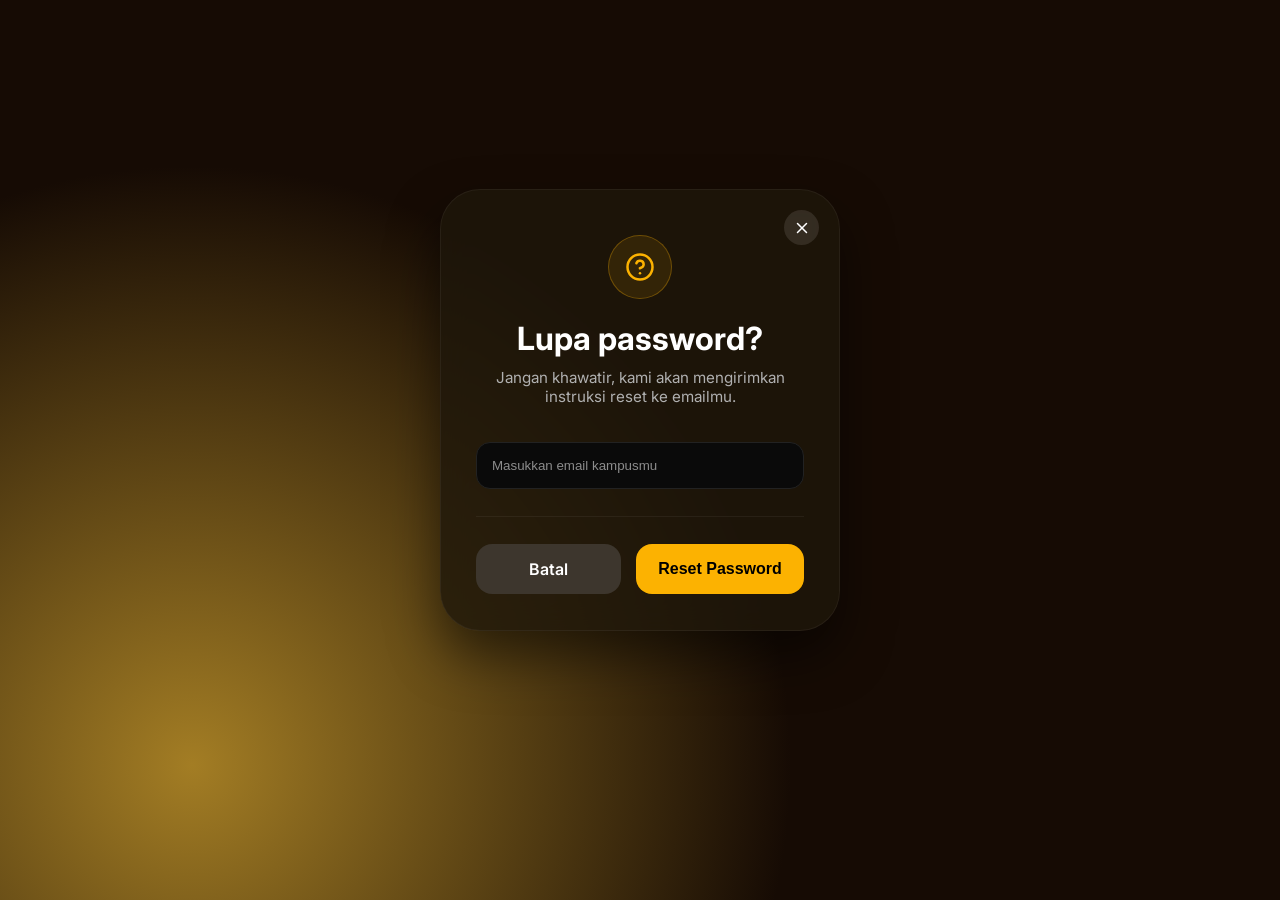
<file: daftar/reset.html>
<!DOCTYPE html>
<html lang="id">
<head>
    <meta charset="UTF-8">
    <meta name="viewport" content="width=device-width, initial-scale=1.0">
    <title>Reset Password - Ruang Aman</title>
    <link rel="stylesheet" href="../style.css">
    <link href="https://fonts.googleapis.com/css2?family=Inter:wght@400;600;700&display=swap" rel="stylesheet">
</head>
<body>

    <div class="signup-viewport">
        <div class="register-card" style="text-align: center; padding-top: 5vh;">

            <!-- Tombol X kembali ke halaman Masuk -->
            <a href="signin.html" class="btn-kembali-signup" title="Tutup">
                <svg xmlns="http://www.w3.org/2000/svg" width="18" height="18" viewBox="0 0 24 24" fill="none" stroke="white" stroke-width="2" stroke-linecap="round" stroke-linejoin="round">
                    <line x1="18" y1="6" x2="6" y2="18"></line>
                    <line x1="6" y1="6" x2="18" y2="18"></line>
                </svg>
            </a>

            <!-- Ikon Tanda Tanya Bulat -->
            <div style="width: 64px; height: 64px; background: rgba(252, 178, 1, 0.1); border: 1px solid rgba(252, 178, 1, 0.3); border-radius: 50%; display: flex; align-items: center; justify-content: center; margin: 0 auto 20px auto; color: #FCB201;">
                <svg xmlns="http://www.w3.org/2000/svg" width="30" height="30" viewBox="0 0 24 24" fill="none" stroke="currentColor" stroke-width="2" stroke-linecap="round" stroke-linejoin="round">
                    <circle cx="12" cy="12" r="10"></circle>
                    <path d="M9.09 9a3 3 0 0 1 5.83 1c0 2-3 3-3 3"></path>
                    <line x1="12" y1="17" x2="12.01" y2="17"></line>
                </svg>
            </div>

            <h1 style="margin-bottom: 10px;">Lupa password?</h1>
            <p class="tagline" style="margin-bottom: 4vh; font-size: 0.95rem;">Jangan khawatir, kami akan mengirimkan instruksi reset ke emailmu.</p>

            <form onsubmit="event.preventDefault(); window.location.href='signin.html';" style="text-align: left;">
                <div class="input-field" style="margin-bottom: 3vh;">
                    <!-- Sesuai gambar referensi, tidak perlu label, cukup placeholder -->
                    <input type="email" placeholder="Masukkan email kampusmu" autocomplete="off" required style="padding: 15px;">
                </div>

                <!-- Garis Pembatas Tipis -->
                <div style="height: 1px; background: rgba(255,255,255,0.05); margin-bottom: 3vh; width: 100%;"></div>

                <!-- Kontainer Dua Tombol -->
                <div style="display: flex; gap: 15px;">
                    <!-- Tombol Batal -->
                    <a href="signin.html" class="btn-gray" style="flex: 1; text-decoration: none; padding: 15px; margin: 0; font-size: 1rem;">
                        Batal
                    </a>
                    
                    <!-- Tombol Reset -->
                    <button type="submit" class="btn-gold" style="flex: 1.2; margin: 0; font-size: 1rem;">
                        Reset Password
                    </button>
                </div>
            </form>

        </div>
    </div>

</body>
</html>
</file>
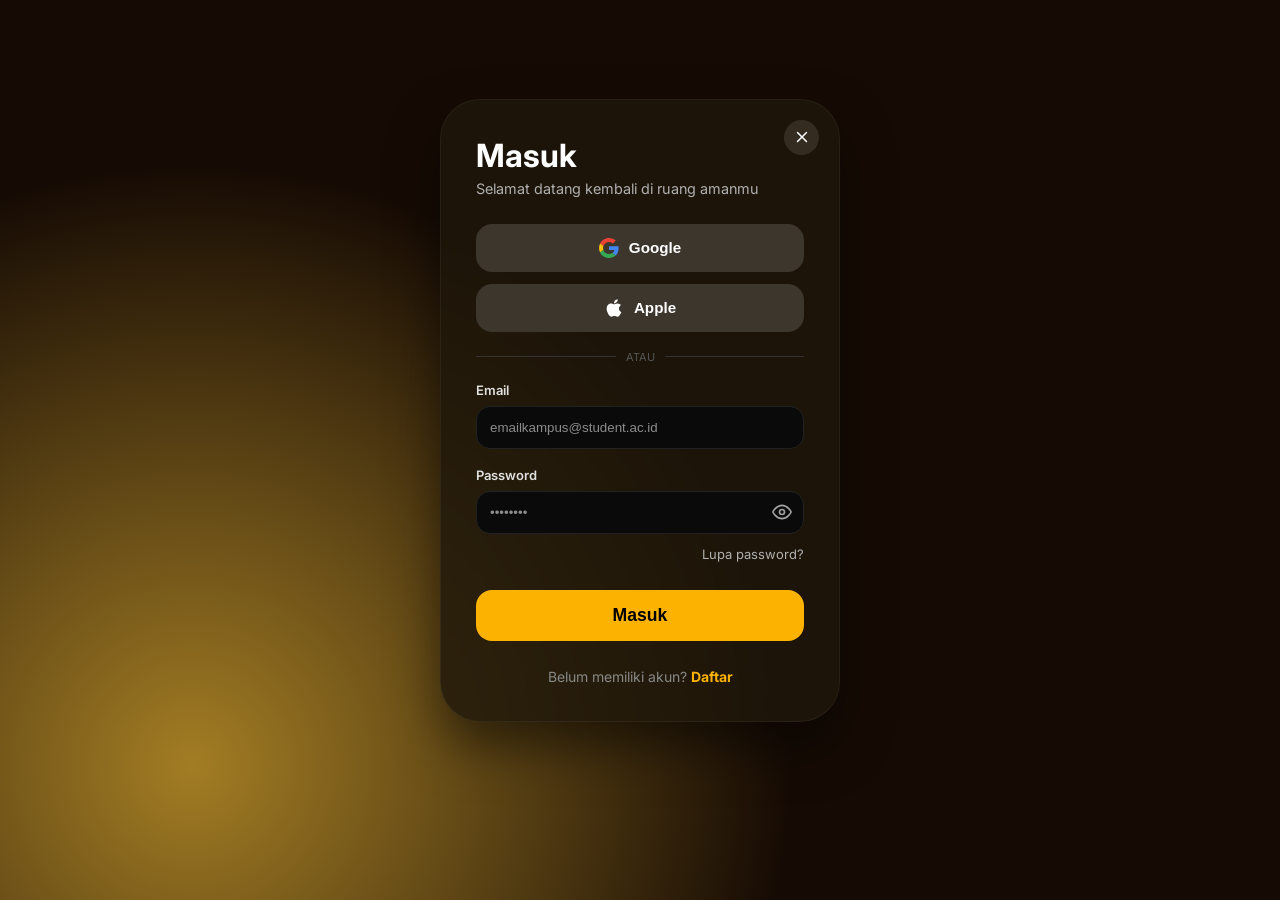
<file: daftar/signin.html>
<!DOCTYPE html>
<html lang="id">
<head>
    <meta charset="UTF-8">
    <meta name="viewport" content="width=device-width, initial-scale=1.0">
    <title>Masuk - Ruang Aman</title>
   <link rel="stylesheet" href="../style.css">
    <link href="https://fonts.googleapis.com/css2?family=Inter:wght@400;600;700&display=swap" rel="stylesheet">
</head>
<body>

    <div class="signup-viewport">
        <div class="register-card">

            <!-- Tombol X kembali ke Landing Page -->
            <a href="../index.html" class="btn-kembali-signup" title="Tutup">
                <svg xmlns="http://www.w3.org/2000/svg" width="18" height="18" viewBox="0 0 24 24" fill="none" stroke="white" stroke-width="2" stroke-linecap="round" stroke-linejoin="round">
                    <line x1="18" y1="6" x2="6" y2="18"></line>
                    <line x1="6" y1="6" x2="18" y2="18"></line>
                </svg>
            </a>

            <h1>Masuk</h1>
            <p class="tagline">Selamat datang kembali di ruang amanmu</p>

<div class="social-login">
    <button class="btn-gray" type="button">
        <!-- Logo Google SVG -->
        <svg xmlns="http://www.w3.org/2000/svg" width="20" height="20" viewBox="0 0 48 48">
            <path fill="#EA4335" d="M24 9.5c3.54 0 6.71 1.22 9.21 3.6l6.85-6.85C35.9 2.38 30.47 0 24 0 14.62 0 6.51 5.38 2.56 13.22l7.98 6.19C12.43 13.7 17.74 9.5 24 9.5z"/>
            <path fill="#4285F4" d="M46.98 24.55c0-1.57-.15-3.09-.38-4.55H24v9.02h12.94c-.58 2.96-2.26 5.48-4.78 7.18l7.73 6c4.51-4.18 7.09-10.36 7.09-17.65z"/>
            <path fill="#FBBC05" d="M10.53 28.59c-.48-1.45-.76-2.99-.76-4.59s.27-3.14.76-4.59l-7.98-6.19C.92 16.46 0 20.12 0 24c0 3.88.92 7.54 2.56 10.78l7.97-6.19z"/>
            <path fill="#34A853" d="M24 48c6.48 0 11.93-2.13 15.89-5.81l-7.73-6c-2.15 1.45-4.92 2.3-8.16 2.3-6.26 0-11.57-4.22-13.47-9.91l-7.98 6.19C6.51 42.62 14.62 48 24 48z"/>
        </svg>
        <span>Google</span>
    </button>
    <button class="btn-gray" type="button">
        <!-- Logo Apple SVG -->
        <svg xmlns="http://www.w3.org/2000/svg" width="20" height="20" viewBox="0 0 384 512" fill="white">
            <path d="M318.7 268.7c-.2-36.7 16.4-64.4 50-84.8-18.8-26.9-47.2-41.7-84.7-44.6-35.5-2.8-74.3 20.7-88.5 20.7-15 0-49.4-19.7-76.4-19.7C63.3 141.2 4 184.8 4 273.5q0 39.3 14.4 81.2c12.8 36.7 59 126.7 107.2 125.2 25.2-.6 43-17.9 75.8-17.9 31.8 0 48.3 17.9 76.4 17.9 48.6-.7 90.4-82.5 102.6-119.3-65.2-30.7-61.7-90-61.7-91.9zm-56.6-164.2c27.3-32.4 24.8-61.9 24-72.5-24.1 1.4-52 16.4-67.9 34.9-17.5 19.8-27.8 44.3-25.6 71.9 26.1 2 49.9-11.4 69.5-34.3z"/>
        </svg>
        <span>Apple</span>
    </button>
</div>

<div class="divider">
    <span>ATAU</span>
</div>

<form onsubmit="event.preventDefault(); window.location.href='../feed.html';">
                <div class="input-field">
                    <label>Email</label>
                    <input type="email" placeholder="emailkampus@student.ac.id" autocomplete="off">
                </div>

                <div class="input-field">
                    <label>Password</label>
                    <!-- Pembungkus untuk menempatkan ikon mata di dalam input -->
                    <div style="position: relative;">
                        <input type="password" id="passInput" placeholder="••••••••" autocomplete="off" style="width: 100%; padding-right: 40px; box-sizing: border-box;">
                        
                        <!-- Ikon Mata -->
                        <span id="togglePassword" style="position: absolute; right: 12px; top: 50%; transform: translateY(-50%); cursor: pointer; color: #a0a0a0; display: flex;" title="Tampilkan/Sembunyikan Password">
                            <svg id="eyeIcon" xmlns="http://www.w3.org/2000/svg" width="20" height="20" viewBox="0 0 24 24" fill="none" stroke="currentColor" stroke-width="2" stroke-linecap="round" stroke-linejoin="round">
                                <path d="M1 12s4-8 11-8 11 8 11 8-4 8-11 8-11-8-11-8z"></path>
                                <circle cx="12" cy="12" r="3"></circle>
                            </svg>
                        </span>
                    </div>
                </div>

                <div class="lupa-password-container">
                    <a href="reset.html" class="lupa-password">Lupa password?</a>
                </div>

                <button type="submit" class="btn-gold">Masuk</button>
            </form>

            <div class="footer-signup">
                Belum memiliki akun? <a href="signup.html">Daftar</a>
            </div>
        </div>
    </div>

    <!-- JAVASCRIPT UNTUK FITUR LIHAT PASSWORD -->
    <script>
        const togglePassword = document.getElementById('togglePassword');
        const passInput = document.getElementById('passInput');
        const eyeIcon = document.getElementById('eyeIcon');

        togglePassword.addEventListener('click', function () {
            // Ubah tipe input antara password dan text
            const type = passInput.getAttribute('type') === 'password' ? 'text' : 'password';
            passInput.setAttribute('type', type);

            // Ubah bentuk ikon mata (terbuka vs tercoret)
            if (type === 'text') {
                eyeIcon.innerHTML = '<path d="M17.94 17.94A10.07 10.07 0 0 1 12 20c-7 0-11-8-11-8a18.45 18.45 0 0 1 5.06-5.94M9.9 4.24A9.12 9.12 0 0 1 12 4c7 0 11 8 11 8a18.5 18.5 0 0 1-2.16 3.19m-6.72-1.07a3 3 0 1 1-4.24-4.24"></path><line x1="1" y1="1" x2="23" y2="23"></line>';
            } else {
                eyeIcon.innerHTML = '<path d="M1 12s4-8 11-8 11 8 11 8-4 8-11 8-11-8-11-8z"></path><circle cx="12" cy="12" r="3"></circle>';
            }
        });
    </script>
</body>
</html>
</file>
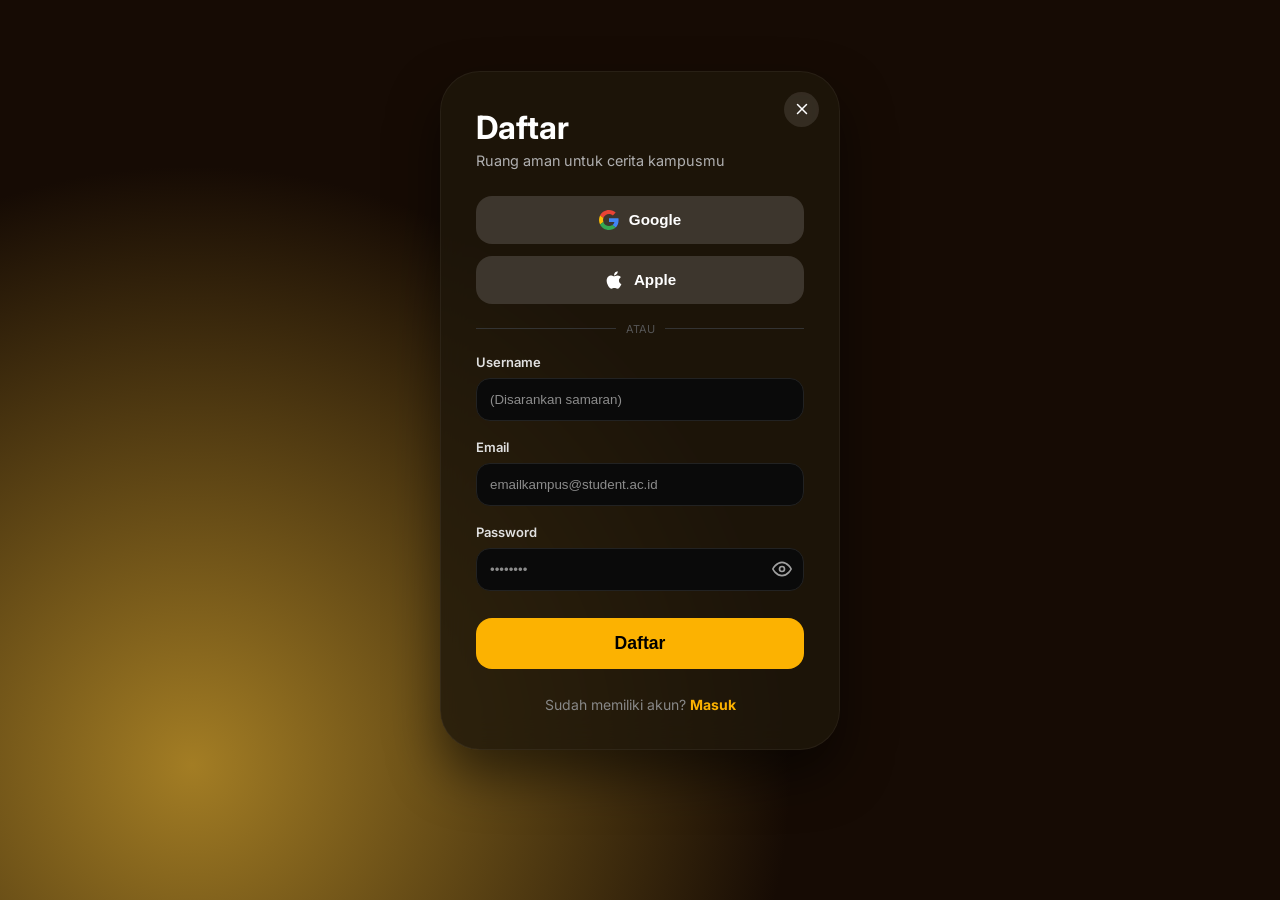
<file: daftar/signup.html>
<!DOCTYPE html>
<html lang="id">
<head>
    <meta charset="UTF-8">
    <meta name="viewport" content="width=device-width, initial-scale=1.0">
    <title>Daftar - Ruang Aman</title>
    <link rel="stylesheet" href="../style.css">
    <link href="https://fonts.googleapis.com/css2?family=Inter:wght@400;600;700&display=swap" rel="stylesheet">
</head>
<body>

    <div class="viewport">
        <div class="register-card">

            <!-- Tombol X kembali ke Landing Page -->
            <a href="../index.html" class="btn-kembali-signup" title="Tutup Pendaftaran">
                <svg xmlns="http://www.w3.org/2000/svg" width="18" height="18" viewBox="0 0 24 24" fill="none" stroke="currentColor" stroke-width="2" stroke-linecap="round" stroke-linejoin="round">
                    <line x1="18" y1="6" x2="6" y2="18"></line>
                    <line x1="6" y1="6" x2="18" y2="18"></line>
                </svg>
            </a>

            <h1>Daftar</h1>
            <p class="tagline">Ruang aman untuk cerita kampusmu</p>

            <div class="social-login">
                <button class="btn-gray" type="button">
                    <!-- Logo Google SVG -->
                    <svg xmlns="http://www.w3.org/2000/svg" width="20" height="20" viewBox="0 0 48 48">
                        <path fill="#EA4335" d="M24 9.5c3.54 0 6.71 1.22 9.21 3.6l6.85-6.85C35.9 2.38 30.47 0 24 0 14.62 0 6.51 5.38 2.56 13.22l7.98 6.19C12.43 13.7 17.74 9.5 24 9.5z"/>
                        <path fill="#4285F4" d="M46.98 24.55c0-1.57-.15-3.09-.38-4.55H24v9.02h12.94c-.58 2.96-2.26 5.48-4.78 7.18l7.73 6c4.51-4.18 7.09-10.36 7.09-17.65z"/>
                        <path fill="#FBBC05" d="M10.53 28.59c-.48-1.45-.76-2.99-.76-4.59s.27-3.14.76-4.59l-7.98-6.19C.92 16.46 0 20.12 0 24c0 3.88.92 7.54 2.56 10.78l7.97-6.19z"/>
                        <path fill="#34A853" d="M24 48c6.48 0 11.93-2.13 15.89-5.81l-7.73-6c-2.15 1.45-4.92 2.3-8.16 2.3-6.26 0-11.57-4.22-13.47-9.91l-7.98 6.19C6.51 42.62 14.62 48 24 48z"/>
                    </svg>
                    <span>Google</span>
                </button>
                <button class="btn-gray" type="button">
                    <!-- Logo Apple SVG -->
                    <svg xmlns="http://www.w3.org/2000/svg" width="20" height="20" viewBox="0 0 384 512" fill="white">
                        <path d="M318.7 268.7c-.2-36.7 16.4-64.4 50-84.8-18.8-26.9-47.2-41.7-84.7-44.6-35.5-2.8-74.3 20.7-88.5 20.7-15 0-49.4-19.7-76.4-19.7C63.3 141.2 4 184.8 4 273.5q0 39.3 14.4 81.2c12.8 36.7 59 126.7 107.2 125.2 25.2-.6 43-17.9 75.8-17.9 31.8 0 48.3 17.9 76.4 17.9 48.6-.7 90.4-82.5 102.6-119.3-65.2-30.7-61.7-90-61.7-91.9zm-56.6-164.2c27.3-32.4 24.8-61.9 24-72.5-24.1 1.4-52 16.4-67.9 34.9-17.5 19.8-27.8 44.3-25.6 71.9 26.1 2 49.9-11.4 69.5-34.3z"/>
                    </svg>
                    <span>Apple</span>
                </button>
            </div>

            <div class="divider">
                <span>ATAU</span>
            </div>

            <form onsubmit="event.preventDefault(); window.location.href='verif.html';">
                <div class="input-field">
                    <label>Username</label>
                    <input type="text" placeholder="(Disarankan samaran)" autocomplete="off">
                </div>

                <div class="input-field">
                    <label>Email</label>
                    <input type="email" placeholder="emailkampus@student.ac.id" autocomplete="off">
                </div>

                <div class="input-field">
                    <label>Password</label>
                    <!-- Pembungkus untuk menempatkan ikon mata di dalam input -->
                    <div style="position: relative;">
                        <input type="password" id="passInput" placeholder="••••••••" autocomplete="off" style="width: 100%; padding-right: 40px; box-sizing: border-box;">
                        
                        <!-- Ikon Mata -->
                        <span id="togglePassword" style="position: absolute; right: 12px; top: 50%; transform: translateY(-50%); cursor: pointer; color: #a0a0a0; display: flex;" title="Tampilkan/Sembunyikan Password">
                            <svg id="eyeIcon" xmlns="http://www.w3.org/2000/svg" width="20" height="20" viewBox="0 0 24 24" fill="none" stroke="currentColor" stroke-width="2" stroke-linecap="round" stroke-linejoin="round">
                                <path d="M1 12s4-8 11-8 11 8 11 8-4 8-11 8-11-8-11-8z"></path>
                                <circle cx="12" cy="12" r="3"></circle>
                            </svg>
                        </span>
                    </div>
                </div>

                <button type="submit" class="btn-gold">Daftar</button>
            </form>

            <div class="footer-signup">
                Sudah memiliki akun? <a href="signin.html">Masuk</a>
            </div>
        </div>
    </div>

    <!-- JAVASCRIPT UNTUK FITUR LIHAT PASSWORD -->
    <script>
        const togglePassword = document.getElementById('togglePassword');
        const passInput = document.getElementById('passInput');
        const eyeIcon = document.getElementById('eyeIcon');

        togglePassword.addEventListener('click', function () {
            // Ubah tipe input antara password dan text
            const type = passInput.getAttribute('type') === 'password' ? 'text' : 'password';
            passInput.setAttribute('type', type);

            // Ubah bentuk ikon mata (terbuka vs tercoret)
            if (type === 'text') {
                eyeIcon.innerHTML = '<path d="M17.94 17.94A10.07 10.07 0 0 1 12 20c-7 0-11-8-11-8a18.45 18.45 0 0 1 5.06-5.94M9.9 4.24A9.12 9.12 0 0 1 12 4c7 0 11 8 11 8a18.5 18.5 0 0 1-2.16 3.19m-6.72-1.07a3 3 0 1 1-4.24-4.24"></path><line x1="1" y1="1" x2="23" y2="23"></line>';
            } else {
                eyeIcon.innerHTML = '<path d="M1 12s4-8 11-8 11 8 11 8-4 8-11 8-11-8-11-8z"></path><circle cx="12" cy="12" r="3"></circle>';
            }
        });
    </script>
</body>
</html>
</file>
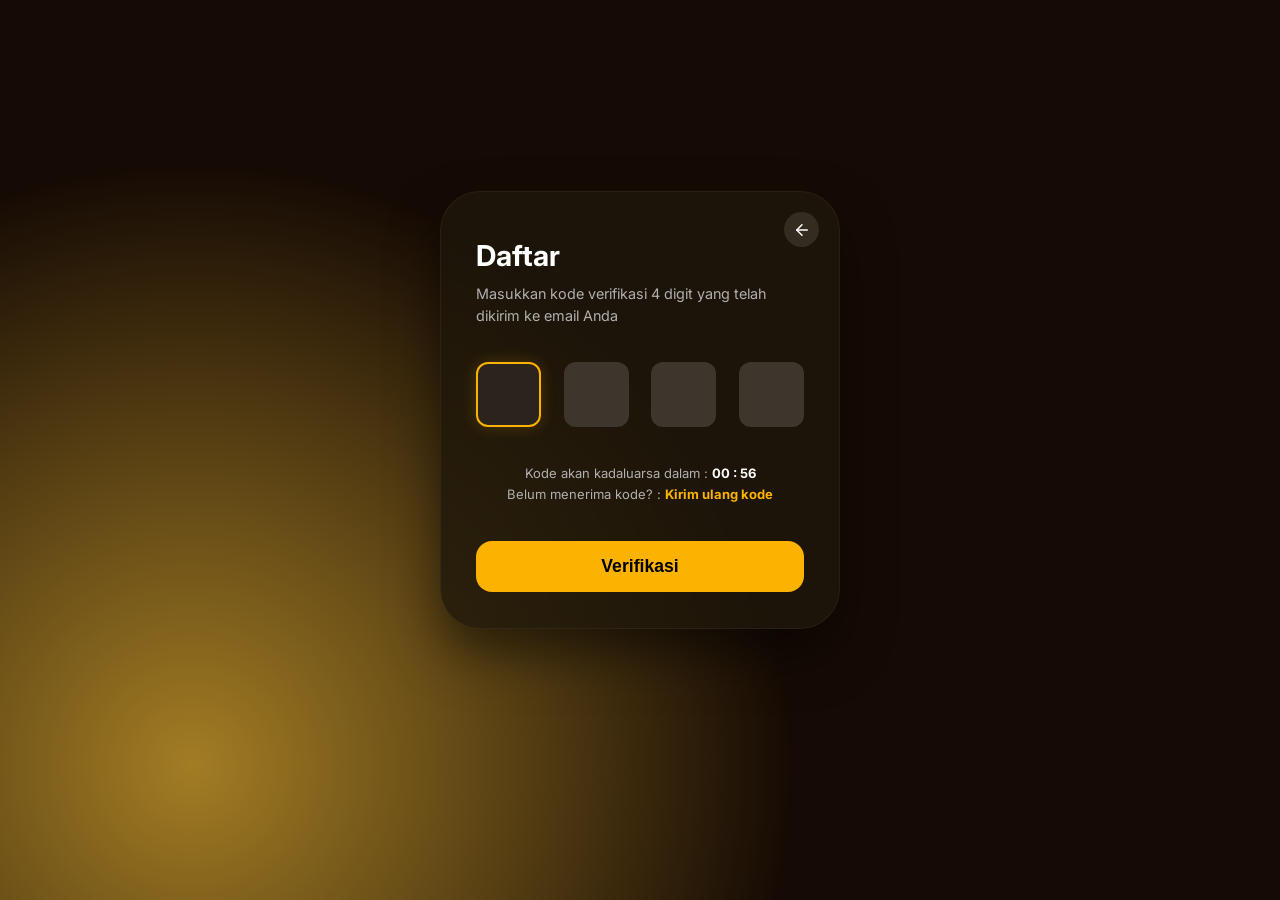
<file: daftar/verif.html>
<!DOCTYPE html>
<html lang="id">
<head>
    <meta charset="UTF-8">
    <meta name="viewport" content="width=device-width, initial-scale=1.0">
    <title>Verifikasi - Ruang Aman</title>
    <!-- Menghubungkan ke file CSS gabungan di luar folder -->
    <link rel="stylesheet" href="../style.css">
    <link href="https://fonts.googleapis.com/css2?family=Inter:wght@400;600;700&display=swap" rel="stylesheet">
</head>
<body>

    <div class="signup-viewport">
        <div class="register-card">

            <!-- Tombol Kembali ke Signup -->
            <a href="signup.html" class="btn-kembali-signup" title="Kembali">
                <svg xmlns="http://www.w3.org/2000/svg" width="18" height="18" viewBox="0 0 24 24" fill="none" stroke="white" stroke-width="2" stroke-linecap="round" stroke-linejoin="round">
                    <line x1="19" y1="12" x2="5" y2="12"></line>
                    <polyline points="12 19 5 12 12 5"></polyline>
                </svg>
            </a>

            <!-- Sesuai gambar: Judul rata kiri -->
            <h1 style="font-size: 1.8rem; margin-bottom: 10px; margin-top: 10px;">Daftar</h1>
            <p class="tagline" style="font-size: 0.9rem; line-height: 1.5;">Masukkan kode verifikasi 4 digit yang telah dikirim ke email Anda</p>

            <!-- FORM AMAN DARI BOT -->
            <form onsubmit="event.preventDefault(); window.location.href='../feed.html';">
                
                <div class="otp-container">
                    <input type="text" class="otp-input" maxlength="1" pattern="[0-9]" required autofocus>
                    <input type="text" class="otp-input" maxlength="1" pattern="[0-9]" required>
                    <input type="text" class="otp-input" maxlength="1" pattern="[0-9]" required>
                    <input type="text" class="otp-input" maxlength="1" pattern="[0-9]" required>
                </div>

                <div class="teks-bawah-verif">
                    Kode akan kadaluarsa dalam : <span id="timer">00 : 56</span><br>
                    Belum menerima kode? : <a href="#">Kirim ulang kode</a>
                </div>

                <button type="submit" class="btn-gold" style="margin-top: 0;">Verifikasi</button>
            </form>

        </div>
    </div>

    <!-- SCRIPT AGAR INPUT OTOMATIS PINDAH KE KOTAK SEBELAHNYA SAAT DIKETIK -->
    <script>
        const inputs = document.querySelectorAll('.otp-input');

        inputs.forEach((input, index) => {
            input.addEventListener('input', (e) => {
                // Hanya izinkan angka
                e.target.value = e.target.value.replace(/[^0-9]/g, '');
                
                if (e.target.value !== '') {
                    // Pindah ke kotak berikutnya jika ada
                    if (index < inputs.length - 1) {
                        inputs[index + 1].focus();
                    }
                }
            });

            // Hapus dan mundur ke kotak sebelumnya jika backspace ditekan
            input.addEventListener('keydown', (e) => {
                if (e.key === 'Backspace' && e.target.value === '') {
                    if (index > 0) {
                        inputs[index - 1].focus();
                    }
                }
            });
        });
    </script>
</body>
</html>
</file>
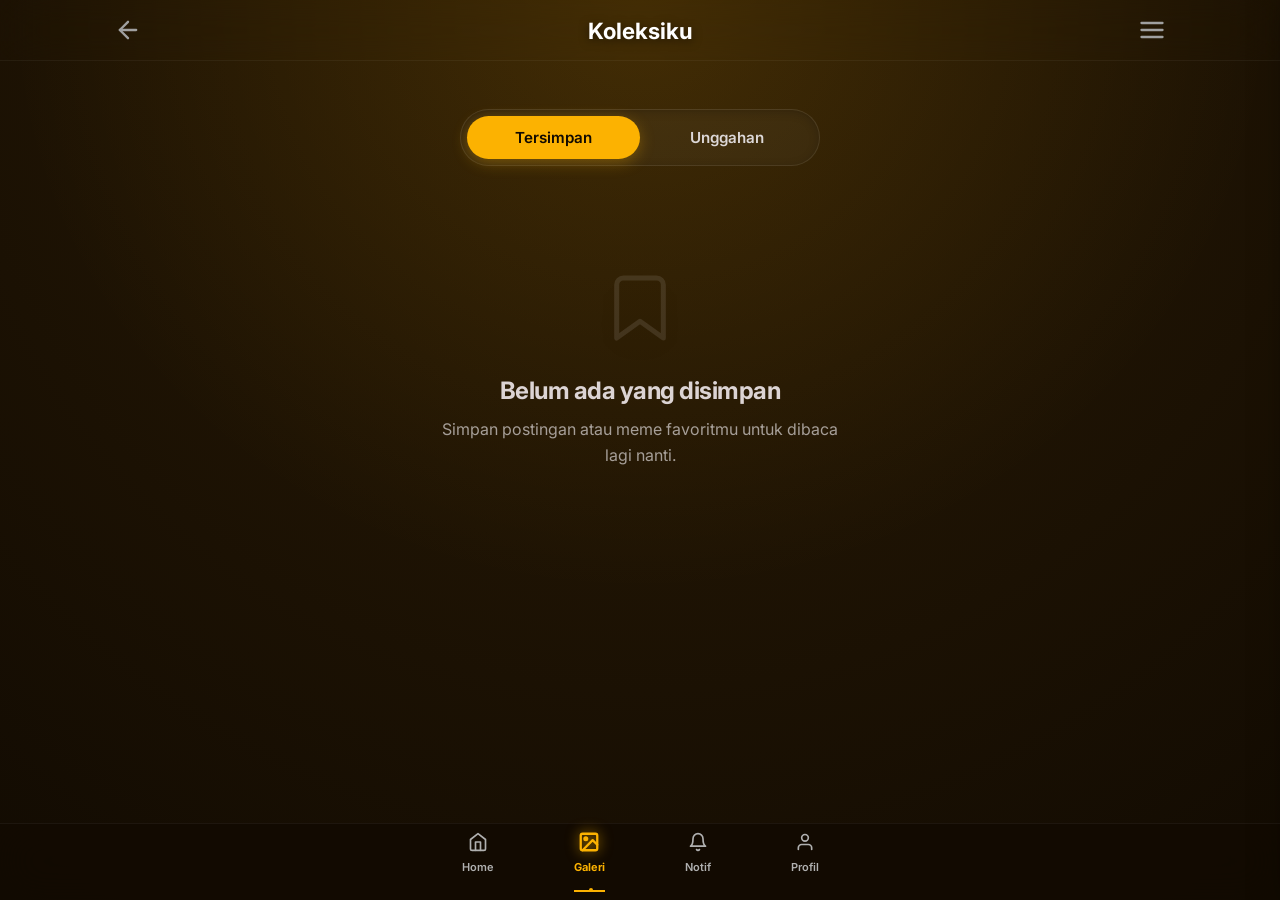
<file: galeri/galeri.html>
<!DOCTYPE html>
<html lang="id">
<head>
    <meta charset="UTF-8">
    <meta name="viewport" content="width=device-width, initial-scale=1.0">
    <title>Galeri - Ruang Aman</title>
    <!-- Menghubungkan ke CSS Utama -->
    <link rel="stylesheet" href="../style.css">
    <link href="https://fonts.googleapis.com/css2?family=ADLaM+Display&family=Inter:wght@400;500;600;700&display=swap" rel="stylesheet">
</head>
<body class="app-body gallery-page">

    <!-- ==========================================
         BAGIAN 1: SIDEBAR MENU UTAMA 
         ========================================== -->
    <input type="checkbox" id="menu-toggle">
    <label for="menu-toggle" class="overlay-blur"></label>

    <aside class="sidebar-overlay">
        <div class="sidebar-header">
            <h2 style="font-family: var(--font-judul, 'ADLaM Display'); font-size: 1.5rem; color: #dcd4d4; margin: 0;">Menu Utama</h2>
            <label for="menu-toggle" class="close-sidebar">✕</label>
        </div>
        <nav class="menu-list-sidebar">
            <a href="../feed.html" class="menu-item-sidebar">
                <img src="../assets/home.png" alt="Beranda" class="icon-sidebar" width="20" style="filter: brightness(0) invert(1);"> Beranda
            </a>
            <a href="../about_us/about.html" class="menu-item-sidebar">
                <img src="../assets/profil.png" alt="Tentang" class="icon-sidebar" width="20" style="filter: brightness(0) invert(1);"> Tentang KKN
            </a>
            <a href="../kontak/kontak.html" class="menu-item-sidebar">
                <img src="../assets/email.png" alt="Hubungi" class="icon-sidebar" width="20" style="filter: brightness(0) invert(1);"> Hubungi Kami
            </a>

            <div class="divider-sidebar"></div>

            <!-- Tombol Keluar Akun (Memicu Modal Logout) -->
            <label for="logout-toggle" class="menu-item-sidebar logout-btn" style="cursor: pointer;">
                <img src="../assets/logout.png" alt="Keluar" class="icon-sidebar" width="20"> Keluar Akun
            </label>
        </nav>
    </aside>

    <!-- ==========================================
         BAGIAN 2: MODAL LOGOUT POP-UP
         ========================================== -->
    <input type="checkbox" id="logout-toggle">
    
    <div class="logout-modal">
        <!-- Background gelap modal (klik untuk menutup) -->
        <label for="logout-toggle" class="logout-modal-bg"></label>
        
        <div class="logout-modal-box">
            <div class="logout-icon">🚪</div>
            <div class="logout-modal-title">Yakin mau keluar?</div>
            <div class="logout-modal-desc">Sesi kamu akan diakhiri. Kamu harus masuk kembali untuk bisa curhat.</div>
            <div class="logout-modal-actions">
                <!-- Tombol Batal (Menutup modal) -->
                <label for="logout-toggle" class="btn-batal-logout">Batal</label>
                <!-- Tombol Keluar (Arahkan ke Landing Page / Index) -->
                <a href="../index.html" class="btn-ya-logout">Ya, Keluar</a>
            </div>
        </div>
    </div>

    <!-- ==========================================
         BAGIAN 3: KONTEN UTAMA GALERI
         ========================================== -->
    <!-- Efek Cahaya Latar Belakang -->
    <div class="ambient-glow"></div>

    <!-- HEADER ATAS -->
    <header class="gallery-full-header">
        <div class="gallery-header-inner">
            <!-- Tombol Kembali -->
            <a href="javascript:history.back()" class="icon-btn" title="Kembali">
                <svg xmlns="http://www.w3.org/2000/svg" width="28" height="28" viewBox="0 0 24 24" fill="none" stroke="currentColor" stroke-width="2" stroke-linecap="round" stroke-linejoin="round"><line x1="19" y1="12" x2="5" y2="12"></line><polyline points="12 19 5 12 12 5"></polyline></svg>
            </a>
            
            <h1 class="header-title" style="margin: 0; font-size: 1.4rem;">Koleksiku</h1>
            
            <!-- Ikon Menu (Membuka Sidebar) -->
            <label for="menu-toggle" class="icon-btn" title="Menu" style="cursor: pointer;">
                <svg xmlns="http://www.w3.org/2000/svg" width="28" height="28" viewBox="0 0 24 24" fill="none" stroke="currentColor" stroke-width="2" stroke-linecap="round" stroke-linejoin="round"><line x1="3" y1="12" x2="21" y2="12"></line><line x1="3" y1="6" x2="21" y2="6"></line><line x1="3" y1="18" x2="21" y2="18"></line></svg>
            </label>
        </div>
    </header>

    <!-- CONTAINER TENGAH GALERI -->
    <main class="feed-container gallery-main-content">
        
        <!-- Toggle Switch (Tersimpan / Unggahan) -->
        <div class="gallery-toggle-wrapper">
            <div class="gallery-toggle-container">
                <button class="gallery-toggle-btn active" onclick="switchTab(this)">Tersimpan</button>
                <button class="gallery-toggle-btn" onclick="switchTab(this)">Unggahan</button>
            </div>
        </div>

        <!-- Area Konten Utama (Empty State) -->
        <div class="gallery-empty-state">
            <!-- Ikon Bookmark Besar -->
            <div class="empty-icon-container">
                <svg xmlns="http://www.w3.org/2000/svg" width="80" height="80" viewBox="0 0 24 24" fill="none" stroke="currentColor" stroke-width="1.5" stroke-linecap="round" stroke-linejoin="round">
                    <path d="M19 21l-7-5-7 5V5a2 2 0 0 1 2-2h10a2 2 0 0 1 2 2z"></path>
                </svg>
            </div>
            <h3>Belum ada yang disimpan</h3>
            <p>Simpan postingan atau meme favoritmu untuk dibaca lagi nanti.</p>
        </div>

    </main>

    

    <!-- Navigasi Bawah (Bottom Nav) -->
    <nav class="bottom-nav">
        <a href="../feed.html" class="nav-item">
            <svg xmlns="width="24" height="24" viewBox="0 0 24 24" fill="none" stroke="currentColor" stroke-width="2" stroke-linecap="round" stroke-linejoin="round"><path d="M3 9l9-7 9 7v11a2 2 0 0 1-2 2H5a2 2 0 0 1-2-2z"></path><polyline points="9 22 9 12 15 12 15 22"></polyline></svg>
            <span>Home</span>
        </a>
        <a href="galeri.html" class="nav-item active">
            <!-- Ikon Galeri Aktif -->
            <svg xmlns="../assets/home.png" width="24" height="24" viewBox="0 0 24 24" fill="none" stroke="currentColor" stroke-width="2.5" stroke-linecap="round" stroke-linejoin="round">
                <rect x="3" y="3" width="18" height="18" rx="2" ry="2"></rect>
                <circle cx="8.5" cy="8.5" r="1.5" fill="currentColor"></circle>
                <polyline points="21 15 16 10 5 21"></polyline>
            </svg>
            <span>Galeri</span>
        </a>
        <a href="../Notifikasi/Notifikasi.html" class="nav-item">
            <svg xmlns="http://www.w3.org/2000/svg" width="24" height="24" viewBox="0 0 24 24" fill="none" stroke="currentColor" stroke-width="2" stroke-linecap="round" stroke-linejoin="round"><path d="M18 8A6 6 0 0 0 6 8c0 7-3 9-3 9h18s-3-2-3-9"></path><path d="M13.73 21a2 2 0 0 1-3.46 0"></path></svg>
            <span>Notif</span>
        </a>
        <a href="../profil/profil.html" class="nav-item">
            <svg xmlns="http://www.w3.org/2000/svg" width="24" height="24" viewBox="0 0 24 24" fill="none" stroke="currentColor" stroke-width="2" stroke-linecap="round" stroke-linejoin="round"><path d="M20 21v-2a4 4 0 0 0-4-4H8a4 4 0 0 0-4 4v2"></path><circle cx="12" cy="7" r="4"></circle></svg>
            <span>Profil</span>
        </a>
    </nav>

    <!-- Script Sederhana untuk Tab & Toast -->
    <script>
        function switchTab(clickedBtn) {
            document.querySelectorAll('.gallery-toggle-btn').forEach(btn => {
                btn.classList.remove('active');
            });
            clickedBtn.classList.add('active');
        }

        function showToast(message) {
            let toast = document.getElementById('custom-toast');
            if (!toast) {
                toast = document.createElement('div');
                toast.id = 'custom-toast';
                toast.style.cssText = 'position: fixed; bottom: 100px; left: 50%; transform: translateX(-50%); background: #FCB201; color: #120f0c; padding: 12px 24px; border-radius: 30px; font-weight: 700; font-size: 0.9rem; z-index: 9999; opacity: 0; transition: opacity 0.3s ease; pointer-events: none; box-shadow: 0 4px 15px rgba(252, 178, 1, 0.4); text-align: center; white-space: nowrap;';
                document.body.appendChild(toast);
            }
            toast.textContent = message;
            toast.style.opacity = '1';
            clearTimeout(toast.timeoutId);
            toast.timeoutId = setTimeout(() => { toast.style.opacity = '0'; }, 2000);
        }
    </script>
</body>
</html>
</file>
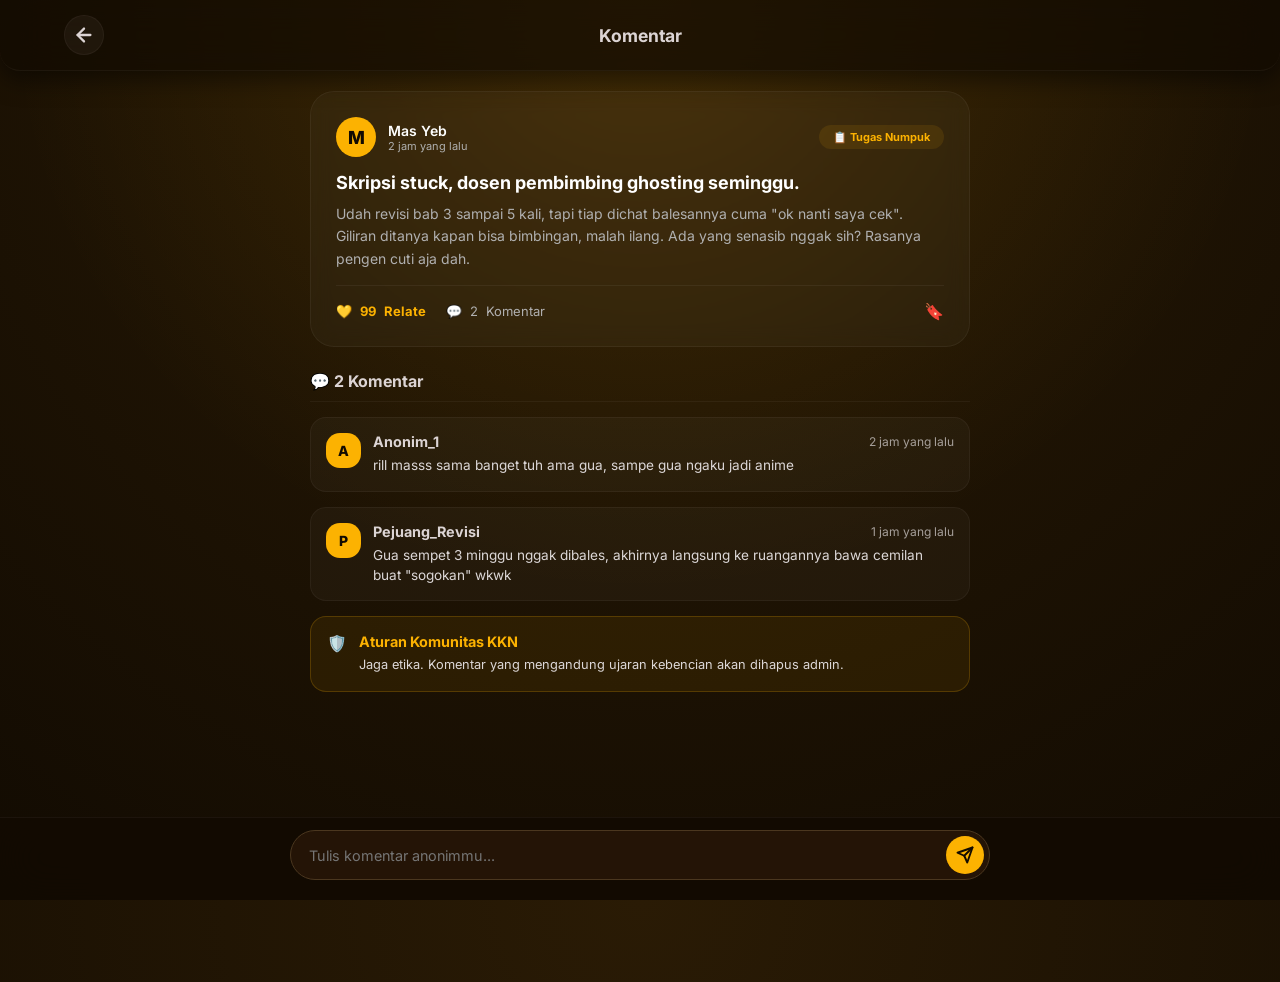
<file: komentar/komentar.html>
<!DOCTYPE html>
<html lang="id">
<head>
    <meta charset="UTF-8" />
    <meta name="viewport" content="width=device-width, initial-scale=1.0" />
    <title>Komentar - KKN</title>
    <!-- Font KKN -->
    <link href="https://fonts.googleapis.com/css2?family=ADLaM+Display&family=Inter:wght@400;500;600;700&display=swap" rel="stylesheet">
    <link rel="stylesheet" href="../style.css" />
</head>
<body class="app-body">
    
    <div class="ambient-glow"></div>

    <!-- TOP NAV -->
    <div class="contact-header-glass" style="position: sticky; top: 0; z-index: 100;">
        <button class="back-btn" onclick="history.back();" title="Kembali">
            <svg xmlns="http://www.w3.org/2000/svg" width="22" height="22" viewBox="0 0 24 24" fill="none" stroke="currentColor" stroke-width="2.5" stroke-linecap="round" stroke-linejoin="round">
                <line x1="19" y1="12" x2="5" y2="12"></line>
                <polyline points="12 19 5 12 12 5"></polyline>
            </svg>
        </button>
        <h1>Komentar</h1>
        <div style="width: 40px;"></div>
    </div>

    <div class="feed-container" style="padding-top: 20px; max-width: 700px;">
        
        <!-- POST CARD (Diambil persis dari desain feed.html) -->
        <article class="post-card" style="margin-bottom: 24px; padding: 25px; border-radius: 24px;">
            <div class="post-user">
                <div class="user-info">
                    <div class="avatar-initial" id="postAvatar" style="width: 40px; height: 40px; font-size: 18px; border-radius: 50%;">M</div>
                    <div>
                        <div class="user-name" id="postAuthorName">Mas Yeb</div>
                        <div class="post-date" id="postTime">2 jam yang lalu</div>
                    </div>
                </div>
                <div class="tag-kategori" id="postTag">📋 Tugas Numpuk</div>
            </div>
            
            <div class="post-content">
                <h3 id="postTitle">Skripsi stuck, dosen pembimbing ghosting seminggu.</h3>
                <p id="postBody">Udah revisi bab 3 sampai 5 kali, tapi tiap dichat balesannya cuma "ok nanti saya cek". Giliran ditanya kapan bisa bimbingan, malah ilang.</p>
            </div>
            
            <div class="post-footer">
                <div class="interaction">
                    <div class="stat" style="color: var(--warna-kuning); font-weight: bold;">💛 <span id="likeCount">99</span> Relate</div>
                    <div class="stat">💬 <span id="commentCountBtn">5</span> Komentar</div>
                </div>
                <div class="save-icon">🔖</div>
            </div>
        </article>

        <!-- COMMENT SECTION TITLE -->
        <div class="comment-section-header">
            <span id="commentSectionLabel">💬 5 Komentar</span>
        </div>

        <!-- COMMENT LIST -->
        <div class="comment-list" id="commentList"></div>

        <!-- RULES -->
        <div class="rules-box-kkn" style="margin-top: 15px; margin-bottom: 90px;">
            <div class="rules-icon">🛡️</div>
            <div>
                <h4>Aturan Komunitas KKN</h4>
                <p>Jaga etika. Komentar yang mengandung ujaran kebencian akan dihapus admin.</p>
            </div>
        </div>

    </div><!-- end feed-container -->

    <!-- MOBILE BOTTOM INPUT BAR (Beradaptasi dengan style Kontak KKN) -->
    <div class="comment-input-bar">
        <div class="input-bar-inner">
            <input id="mobileInput" type="text" placeholder="Tulis komentar anonimmu..." autocomplete="off"/>
            <button class="btn-send-comment" id="sendMobile" title="Kirim">
                <svg width="18" height="18" viewBox="0 0 24 24" fill="none" stroke="currentColor" stroke-width="2.5" stroke-linecap="round" stroke-linejoin="round">
                    <line x1="22" y1="2" x2="11" y2="13"/><polygon points="22 2 15 22 11 13 2 9 22 2"/>
                </svg>
            </button>
        </div>
    </div>

    <!-- JS SCRIPT BAWAAN (Persis sama, logic jalan normal) -->
    <script>
        const DEFAULT_POSTS = {
            'static-1': {
                username: 'Mas Yeb', category: 'akademik',
                timestamp: new Date(Date.now() - 7200000).toISOString(),
                title: 'Skripsi stuck, dosen pembimbing ghosting seminggu.',
                text: 'Udah revisi bab 3 sampai 5 kali, tapi tiap dichat balesannya cuma "ok nanti saya cek". Giliran ditanya kapan bisa bimbingan, malah ilang. Ada yang senasib nggak sih? Rasanya pengen cuti aja dah.',
                likes: 99, type: 'text',
                comments: [
                    { username: 'Anonim_1', text: 'rill masss sama banget tuh ama gua, sampe gua ngaku jadi anime', timestamp: new Date(Date.now() - 7200000).toISOString() },
                    { username: 'Pejuang_Revisi', text: 'Gua sempet 3 minggu nggak dibales, akhirnya langsung ke ruangannya bawa cemilan buat "sogokan" wkwk', timestamp: new Date(Date.now() - 3600000).toISOString() }
                ]
            }
        };

        let post = DEFAULT_POSTS['static-1']; // Dummy fallback

        function formatTime(iso) {
            try {
                const diff = Math.floor((Date.now() - new Date(iso)) / 60000);
                if (diff < 1)    return 'Baru saja';
                if (diff < 60)   return diff + ' menit yang lalu';
                if (diff < 1440) return Math.floor(diff / 60) + ' jam yang lalu';
                return Math.floor(diff / 1440) + ' hari yang lalu';
            } catch(e) { return ''; }
        }

        function renderPost() {
            document.getElementById('postAvatar').textContent = post.username.charAt(0).toUpperCase();
            document.getElementById('postAuthorName').textContent = post.username;
            document.getElementById('postTime').textContent = formatTime(post.timestamp);
            document.getElementById('postTitle').textContent = post.title;
            document.getElementById('postBody').textContent = post.text;
            document.getElementById('likeCount').textContent = post.likes;
        }

        function updateCommentCount() {
            const count = post.comments.length;
            document.getElementById('commentCountBtn').textContent = count;
            document.getElementById('commentSectionLabel').textContent = `💬 ${count} Komentar`;
        }

        function renderKomentar() {
            const list = document.getElementById('commentList');
            list.innerHTML = '';
            if (post.comments.length === 0) {
                list.innerHTML = '<p style="text-align:center; color: var(--warna-abu-terang); padding: 20px;">Belum ada komentar. Yuk nimbrung!</p>';
                return;
            }

            post.comments.forEach((c, i) => {
                const item = document.createElement('div');
                item.className = 'comment-kkn-item';
                item.innerHTML = `
                    <div class="avatar-initial" style="width: 35px; height: 35px; font-size: 14px;">${c.username.charAt(0).toUpperCase()}</div>
                    <div class="comment-content-kkn">
                        <div class="comment-kkn-head">
                            <strong>${c.username}</strong>
                            <span>${formatTime(c.timestamp)}</span>
                        </div>
                        <p>${c.text}</p>
                    </div>
                `;
                list.appendChild(item);
            });
        }

        function addComment(text) {
            if (!text.trim()) return;
            post.comments.push({ username: 'Kamu (Anonim)', text: text.trim(), timestamp: new Date().toISOString() });
            renderKomentar();
            updateCommentCount();
            window.scrollTo({ top: document.body.scrollHeight, behavior: 'smooth' });
        }

        document.getElementById('sendMobile').addEventListener('click', () => {
            const inp = document.getElementById('mobileInput');
            addComment(inp.value);
            inp.value = '';
        });

        document.getElementById('mobileInput').addEventListener('keydown', e => {
            if (e.key === 'Enter') {
                const inp = document.getElementById('mobileInput');
                addComment(inp.value);
                inp.value = '';
            }
        });

        renderPost();
        renderKomentar();
        updateCommentCount();
    </script>
</body>
</html>
</file>
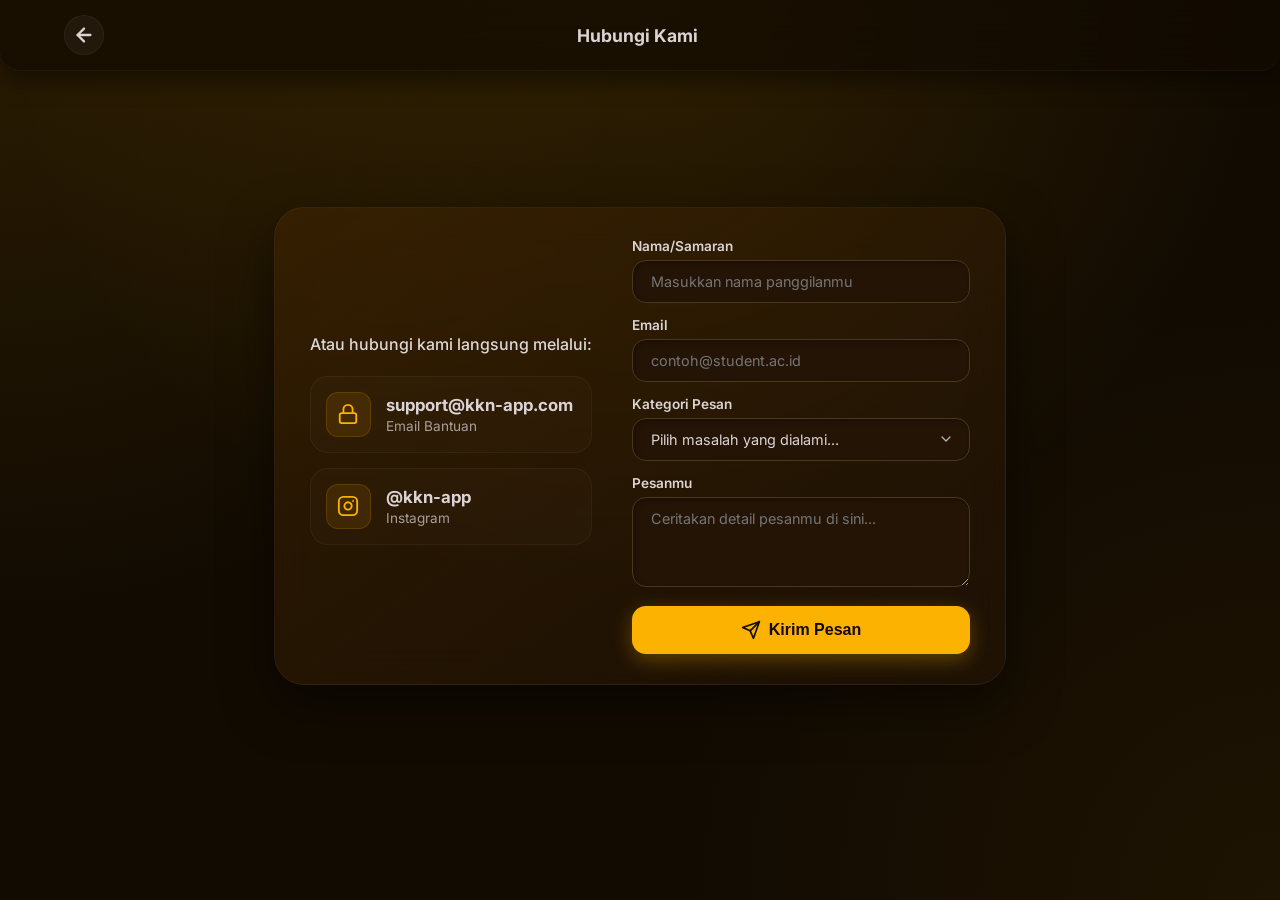
<file: kontak/kontak.html>
<!DOCTYPE html>
<html lang="id">
<head>
    <meta charset="UTF-8">
    <meta name="viewport" content="width=device-width, initial-scale=1.0">
    <title>Hubungi Kami - Ruang Aman</title>
    <link rel="stylesheet" href="../style.css">
    <link href="https://fonts.googleapis.com/css2?family=ADLaM+Display&family=Inter:wght@400;500;600;700&display=swap" rel="stylesheet">
</head>
<body class="app-body contact-page">

    <!-- Efek Latar Glow -->
    <div class="ambient-glow"></div>

    <!-- SHAPE HEADER TERPISAH (Seperti Mobile/Notif) -->
    <div class="contact-header-glass">
        <button class="back-btn" onclick="window.history.back();" title="Kembali">
            <svg xmlns="http://www.w3.org/2000/svg" width="22" height="22" viewBox="0 0 24 24" fill="none" stroke="currentColor" stroke-width="2.5" stroke-linecap="round" stroke-linejoin="round"><line x1="19" y1="12" x2="5" y2="12"></line><polyline points="12 19 5 12 12 5"></polyline></svg>
        </button>
        <h1>Hubungi Kami</h1>
        <!-- Spacer untuk menyeimbangkan posisi judul di tengah -->
        <div style="width: 45px;"></div> 
    </div>

    <!-- CONTAINER KONTEN TENGAH (Satu Layar / One Page) -->
    <div class="contact-wrapper">
        <div class="contact-container">
            
            <main class="contact-grid">
                
                <!-- PANEL KIRI: INFO KONTAK -->
                <aside class="info-panel">
                    <h2>Atau hubungi kami langsung melalui:</h2>
                    
                    <div class="contact-item">
                        <div class="icon-box-contact">
                            <svg xmlns="http://www.w3.org/2000/svg" width="22" height="22" viewBox="0 0 24 24" fill="none" stroke="currentColor" stroke-width="2" stroke-linecap="round" stroke-linejoin="round"><rect x="3" y="11" width="18" height="11" rx="2" ry="2"></rect><path d="M7 11V7a5 5 0 0 1 10 0v4"></path></svg>
                        </div>
                        <div class="contact-text">
                            <h3>support@kkn-app.com</h3>
                            <p>Email Bantuan</p>
                        </div>
                    </div>

                    <div class="contact-item">
                        <div class="icon-box-contact">
                            <svg xmlns="http://www.w3.org/2000/svg" width="22" height="22" viewBox="0 0 24 24" fill="none" stroke="currentColor" stroke-width="2" stroke-linecap="round" stroke-linejoin="round"><rect x="2" y="2" width="20" height="20" rx="5" ry="5"></rect><path d="M16 11.37A4 4 0 1 1 12.63 8 4 4 0 0 1 16 11.37z"></path><line x1="17.5" y1="6.5" x2="17.51" y2="6.5"></line></svg>
                        </div>
                        <div class="contact-text">
                            <h3>@kkn-app</h3>
                            <p>Instagram</p>
                        </div>
                    </div>
                </aside>

                <!-- PANEL KANAN: FORMULIR -->
                <section class="form-panel">
                    <form onsubmit="event.preventDefault(); showToast('Pesan berhasil dikirim ke Admin!'); this.reset();">
                        
                        <div class="input-group">
                            <label>Nama/Samaran</label>
                            <input type="text" placeholder="Masukkan nama panggilanmu" required autocomplete="off">
                        </div>

                        <div class="input-group">
                            <label>Email</label>
                            <input type="email" placeholder="contoh@student.ac.id" required autocomplete="off">
                        </div>

                        <div class="input-group">
                            <label>Kategori Pesan</label>
                            <!-- Tanda panah Dropdown sudah digeser ke kiri di CSS -->
                            <select required>
                                <option value="" disabled selected>Pilih masalah yang dialami...</option>
                                <option value="bug">Laporan Bug/Error Aplikasi</option>
                                <option value="report">Laporkan Pengguna/Postingan</option>
                                <option value="saran">Kritik & Saran Fitur</option>
                                <option value="lainnya">Lainnya</option>
                            </select>
                        </div>

                        <div class="input-group">
                            <label>Pesanmu</label>
                            <!-- Tinggi textarea dikurangi agar tidak perlu scroll -->
                            <textarea placeholder="Ceritakan detail pesanmu di sini..." required></textarea>
                        </div>

                        <!-- Ikon dan teks di-center mutlak -->
                        <button type="submit" class="btn-submit-contact">
                            <svg xmlns="http://www.w3.org/2000/svg" width="20" height="20" viewBox="0 0 24 24" fill="none" stroke="currentColor" stroke-width="2" stroke-linecap="round" stroke-linejoin="round"><line x1="22" y1="2" x2="11" y2="13"></line><polygon points="22 2 15 22 11 13 2 9 22 2"></polygon></svg>
                            Kirim Pesan
                        </button>
                    </form>
                </section>

            </main>
        </div>
    </div>

    <!-- SCRIPT TOAST -->
    <script>
        function showToast(message) {
            let toast = document.getElementById('custom-toast');
            if (!toast) {
                toast = document.createElement('div');
                toast.id = 'custom-toast';
                toast.style.cssText = 'position: fixed; bottom: 50px; left: 50%; transform: translateX(-50%); background: var(--warna-kuning, #FCB201); color: var(--warna-latar, #120b02); padding: 14px 28px; border-radius: 30px; font-family: var(--font-teks); font-weight: 700; font-size: 1rem; z-index: 9999; opacity: 0; transition: opacity 0.3s ease; pointer-events: none; box-shadow: 0 8px 25px rgba(252, 178, 1, 0.4); text-align: center; white-space: nowrap;';
                document.body.appendChild(toast);
            }
            toast.textContent = message;
            toast.style.opacity = '1';
            setTimeout(() => { toast.style.opacity = '0'; }, 3000);
        }
    </script>
</body>
</html>
</file>
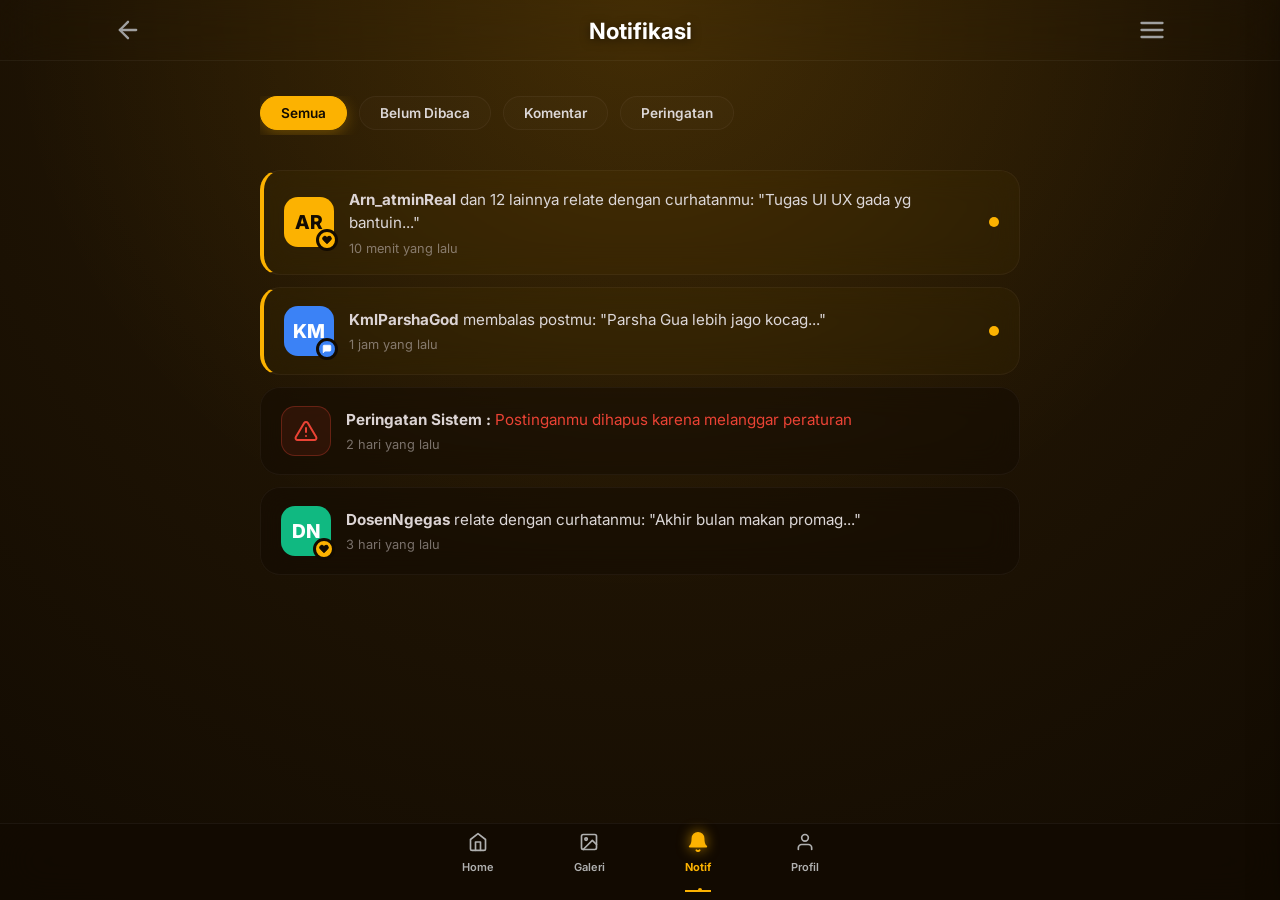
<file: Notifikasi/Notifikasi.html>
<!DOCTYPE html>
<html lang="id">
<head>
    <meta charset="UTF-8">
    <meta name="viewport" content="width=device-width, initial-scale=1.0">
    <title>Notifikasi - Ruang Aman</title>
    <!-- Menghubungkan ke file CSS utama di luar folder -->
    <link rel="stylesheet" href="../style.css">
    <!-- Memasukkan font ADLaM Display untuk Logo KKN -->
    <link href="https://fonts.googleapis.com/css2?family=ADLaM+Display&family=Inter:wght@400;600;700;900&display=swap" rel="stylesheet">
</head>
<body class="app-body">

    <!-- ==========================================
         BAGIAN 1: SIDEBAR MENU UTAMA 
         ========================================== -->
    <input type="checkbox" id="menu-toggle">
    <label for="menu-toggle" class="overlay-blur"></label>

    <aside class="sidebar-overlay">
        <div class="sidebar-header">
            <h2 style="font-family: var(--font-judul, 'ADLaM Display'); font-size: 1.5rem; color: #dcd4d4; margin: 0;">Menu Utama</h2>
            <label for="menu-toggle" class="close-sidebar">✕</label>
        </div>
        <nav class="menu-list-sidebar">
            <a href="../feed.html" class="menu-item-sidebar">
                <img src="../assets/home.png" alt="Beranda" class="icon-sidebar" width="20" style="filter: brightness(0) invert(1);"> Beranda
            </a>
            <a href="../about_us/about.html" class="menu-item-sidebar">
                <img src="../assets/profil.png" alt="Tentang" class="icon-sidebar" width="20" style="filter: brightness(0) invert(1);"> Tentang KKN
            </a>
            <a href="../kontak/kontak.html" class="menu-item-sidebar">
                <img src="../assets/email.png" alt="Hubungi" class="icon-sidebar" width="20" style="filter: brightness(0) invert(1);"> Hubungi Kami
            </a>

            <div class="divider-sidebar"></div>

            <!-- Tombol Keluar Akun (Memicu Modal Logout) -->
            <label for="logout-toggle" class="menu-item-sidebar logout-btn" style="cursor: pointer;">
                <img src="../assets/logout.png" alt="Keluar" class="icon-sidebar" width="20"> Keluar Akun
            </label>
        </nav>
    </aside>

    <!-- ==========================================
         BAGIAN 2: MODAL LOGOUT POP-UP
         ========================================== -->
    <input type="checkbox" id="logout-toggle">
    
    <div class="logout-modal">
        <!-- Background gelap modal (klik untuk menutup) -->
        <label for="logout-toggle" class="logout-modal-bg"></label>
        
        <div class="logout-modal-box">
            <div class="logout-icon">🚪</div>
            <div class="logout-modal-title">Yakin mau keluar?</div>
            <div class="logout-modal-desc">Sesi kamu akan diakhiri. Kamu harus masuk kembali untuk bisa curhat.</div>
            <div class="logout-modal-actions">
                <!-- Tombol Batal (Menutup modal) -->
                <label for="logout-toggle" class="btn-batal-logout">Batal</label>
                <!-- Tombol Keluar (Arahkan ke Landing Page / Index) -->
                <a href="../index.html" class="btn-ya-logout">Ya, Keluar</a>
            </div>
        </div>
    </div>

    <!-- ==========================================
         BAGIAN 3: KONTEN UTAMA NOTIFIKASI
         ========================================== -->
    <!-- Efek Cahaya Latar Belakang -->
    <div class="ambient-glow"></div>

    <!-- HEADER ATAS -->
    <header class="gallery-full-header">
        <div class="gallery-header-inner">
            <!-- Tombol Kembali -->
            <a href="javascript:history.back()" class="icon-btn" title="Kembali">
                <svg xmlns="http://www.w3.org/2000/svg" width="28" height="28" viewBox="0 0 24 24" fill="none" stroke="currentColor" stroke-width="2" stroke-linecap="round" stroke-linejoin="round"><line x1="19" y1="12" x2="5" y2="12"></line><polyline points="12 19 5 12 12 5"></polyline></svg>
            </a>
            
            <h1 class="header-title" style="margin: 0; font-size: 1.4rem;">Notifikasi</h1>
            
            <!-- Ikon Menu (Membuka Sidebar) -->
            <label for="menu-toggle" class="icon-btn" title="Menu" style="cursor: pointer;">
                <svg xmlns="http://www.w3.org/2000/svg" width="28" height="28" viewBox="0 0 24 24" fill="none" stroke="currentColor" stroke-width="2" stroke-linecap="round" stroke-linejoin="round"><line x1="3" y1="12" x2="21" y2="12"></line><line x1="3" y1="6" x2="21" y2="6"></line><line x1="3" y1="18" x2="21" y2="18"></line></svg>
            </label>
        </div>
    </header>

    <!-- CONTAINER TENGAH (Maks 800px) -->
    <main class="feed-container notif-feed">
        
        <!-- Filter Navigasi (Pills) SEKARANG DI LUAR KACA, DI DALAM KONTEN TENGAH -->
        <nav class="pills-nav notif-pills">
            <button class="pill active">Semua</button>
            <button class="pill">Belum Dibaca</button>
            <button class="pill">Komentar</button>
            <button class="pill">Peringatan</button>
        </nav>

        <div class="notif-list">
            
            <!-- Notifikasi 1 (Relate) - Unread -->
            <div class="notif-box unread" onclick="showToast('Membuka postingan...')">
                <div class="notif-content">
                    <div class="avatar-area">
                        <div class="img-box">
                            <div class="avatar-initial">AR</div>
                            <span class="icon-badge yellow">
                                <svg xmlns="http://www.w3.org/2000/svg" width="12" height="12" viewBox="0 0 24 24" fill="currentColor" stroke="currentColor" stroke-width="2" stroke-linecap="round" stroke-linejoin="round"><path d="M20.84 4.61a5.5 5.5 0 0 0-7.78 0L12 5.67l-1.06-1.06a5.5 5.5 0 0 0-7.78 7.78l1.06 1.06L12 21.23l7.78-7.78 1.06-1.06a5.5 5.5 0 0 0 0-7.78z"></path></svg>
                            </span>
                        </div>
                    </div>
                    <div class="notif-info">
                        <p><strong>Arn_atminReal</strong> dan 12 lainnya relate dengan curhatanmu: "Tugas UI UX gada yg bantuin..."</p>
                        <span class="time">10 menit yang lalu</span>
                    </div>
                </div>
                <div class="dot-unread"></div>
            </div>

            <!-- Notifikasi 2 (Komentar) - Unread -->
            <div class="notif-box unread" onclick="showToast('Membuka komentar...')">
                <div class="notif-content">
                    <div class="avatar-area">
                        <div class="img-box">
                            <div class="avatar-initial" style="background-color: #3b82f6; color: #fff;">KM</div>
                            <span class="icon-badge blue">
                                <svg xmlns="http://www.w3.org/2000/svg" width="12" height="12" viewBox="0 0 24 24" fill="currentColor" stroke="currentColor" stroke-width="2" stroke-linecap="round" stroke-linejoin="round"><path d="M21 15a2 2 0 0 1-2 2H7l-4 4V5a2 2 0 0 1 2-2h14a2 2 0 0 1 2 2z"></path></svg>
                            </span>
                        </div>
                    </div>
                    <div class="notif-info">
                        <p><strong>KmlParshaGod</strong> membalas postmu: "Parsha Gua lebih jago kocag..."</p>
                        <span class="time">1 jam yang lalu</span>
                    </div>
                </div>
                <div class="dot-unread"></div>
            </div>

            <!-- Notifikasi 3 (Peringatan Sistem) -->
            <div class="notif-box" onclick="showToast('Membuka detail peringatan...')">
                <div class="notif-content">
                    <div class="warning-square">
                        <svg xmlns="http://www.w3.org/2000/svg" width="24" height="24" viewBox="0 0 24 24" fill="none" stroke="currentColor" stroke-width="2" stroke-linecap="round" stroke-linejoin="round"><path d="M10.29 3.86L1.82 18a2 2 0 0 0 1.71 3h16.94a2 2 0 0 0 1.71-3L13.71 3.86a2 2 0 0 0-3.42 0z"></path><line x1="12" y1="9" x2="12" y2="13"></line><line x1="12" y1="17" x2="12.01" y2="17"></line></svg>
                    </div>
                    <div class="notif-info">
                        <p><strong>Peringatan Sistem :</strong> <span class="red-text">Postinganmu dihapus karena melanggar peraturan</span></p>
                        <span class="time">2 hari yang lalu</span>
                    </div>
                </div>
            </div>

            <!-- Notifikasi 4 (Relate biasa - Read) -->
            <div class="notif-box" onclick="showToast('Membuka postingan...')">
                <div class="notif-content">
                    <div class="avatar-area">
                        <div class="img-box">
                            <div class="avatar-initial" style="background-color: #10b981; color: #fff;">DN</div>
                            <span class="icon-badge yellow">
                                <svg xmlns="http://www.w3.org/2000/svg" width="12" height="12" viewBox="0 0 24 24" fill="currentColor" stroke="currentColor" stroke-width="2" stroke-linecap="round" stroke-linejoin="round"><path d="M20.84 4.61a5.5 5.5 0 0 0-7.78 0L12 5.67l-1.06-1.06a5.5 5.5 0 0 0-7.78 7.78l1.06 1.06L12 21.23l7.78-7.78 1.06-1.06a5.5 5.5 0 0 0 0-7.78z"></path></svg>
                            </span>
                        </div>
                    </div>
                    <div class="notif-info">
                        <p><strong>DosenNgegas</strong> relate dengan curhatanmu: "Akhir bulan makan promag..."</p>
                        <span class="time">3 hari yang lalu</span>
                    </div>
                </div>
            </div>

        </div>
    </main>

    <!-- Navigasi Bawah (Bottom Nav) -->
    <nav class="bottom-nav">
        <a href="../feed.html" class="nav-item">
            <svg xmlns="http://www.w3.org/2000/svg" width="24" height="24" viewBox="0 0 24 24" fill="none" stroke="currentColor" stroke-width="2" stroke-linecap="round" stroke-linejoin="round"><path d="M3 9l9-7 9 7v11a2 2 0 0 1-2 2H5a2 2 0 0 1-2-2z"></path><polyline points="9 22 9 12 15 12 15 22"></polyline></svg>
            <span>Home</span>
        </a>
        <a href="../galeri/galeri.html" class="nav-item" onclick="showToast('Membuka Galeri...')">
            <svg xmlns="http://www.w3.org/2000/svg" width="24" height="24" viewBox="0 0 24 24" fill="none" stroke="currentColor" stroke-width="2" stroke-linecap="round" stroke-linejoin="round"><rect x="3" y="3" width="18" height="18" rx="2" ry="2"></rect><circle cx="8.5" cy="8.5" r="1.5"></circle><polyline points="21 15 16 10 5 21"></polyline></svg>
            <span>Galeri</span>
        </a>
        <a href="notif.html" class="nav-item active">
            <svg xmlns="http://www.w3.org/2000/svg" width="24" height="24" viewBox="0 0 24 24" fill="currentColor" stroke="currentColor" stroke-width="2" stroke-linecap="round" stroke-linejoin="round"><path d="M18 8A6 6 0 0 0 6 8c0 7-3 9-3 9h18s-3-2-3-9"></path><path d="M13.73 21a2 2 0 0 1-3.46 0"></path></svg>
            <span>Notif</span>
        </a>
        <a href="../profil/profil.html" class="nav-item">
            <svg xmlns="http://www.w3.org/2000/svg" width="24" height="24" viewBox="0 0 24 24" fill="none" stroke="currentColor" stroke-width="2" stroke-linecap="round" stroke-linejoin="round"><path d="M20 21v-2a4 4 0 0 0-4-4H8a4 4 0 0 0-4 4v2"></path><circle cx="12" cy="7" r="4"></circle></svg>
            <span>Profil</span>
        </a>
    </nav>

    <!-- SCRIPT INTERAKTIF -->
    <script>
        function showToast(message) {
            let toast = document.getElementById('custom-toast');
            if (!toast) {
                toast = document.createElement('div');
                toast.id = 'custom-toast';
                toast.style.cssText = 'position: fixed; bottom: 100px; left: 50%; transform: translateX(-50%); background: var(--warna-kuning, #FCB201); color: var(--warna-latar, #120b02); padding: 12px 24px; border-radius: 30px; font-family: var(--font-teks); font-weight: 700; font-size: 0.9rem; z-index: 9999; opacity: 0; transition: opacity 0.3s ease; pointer-events: none; box-shadow: 0 4px 15px rgba(252, 178, 1, 0.4); text-align: center; white-space: nowrap;';
                document.body.appendChild(toast);
            }
            toast.textContent = message;
            toast.style.opacity = '1';
            
            clearTimeout(toast.timeoutId);
            toast.timeoutId = setTimeout(() => {
                toast.style.opacity = '0';
            }, 2000);
        }

        const pills = document.querySelectorAll('.pill');
        pills.forEach(pill => {
            pill.addEventListener('click', () => {
                pills.forEach(p => p.classList.remove('active'));
                pill.classList.add('active');
                showToast('Menampilkan filter: ' + pill.textContent);
            });
        });

        const notifBoxes = document.querySelectorAll('.notif-box');
        notifBoxes.forEach(box => {
            box.addEventListener('click', function() {
                if (this.classList.contains('unread')) {
                    this.classList.remove('unread');
                    const dot = this.querySelector('.dot-unread');
                    if(dot) dot.remove();
                }
            });
        });
    </script>
</body>
</html>
</file>
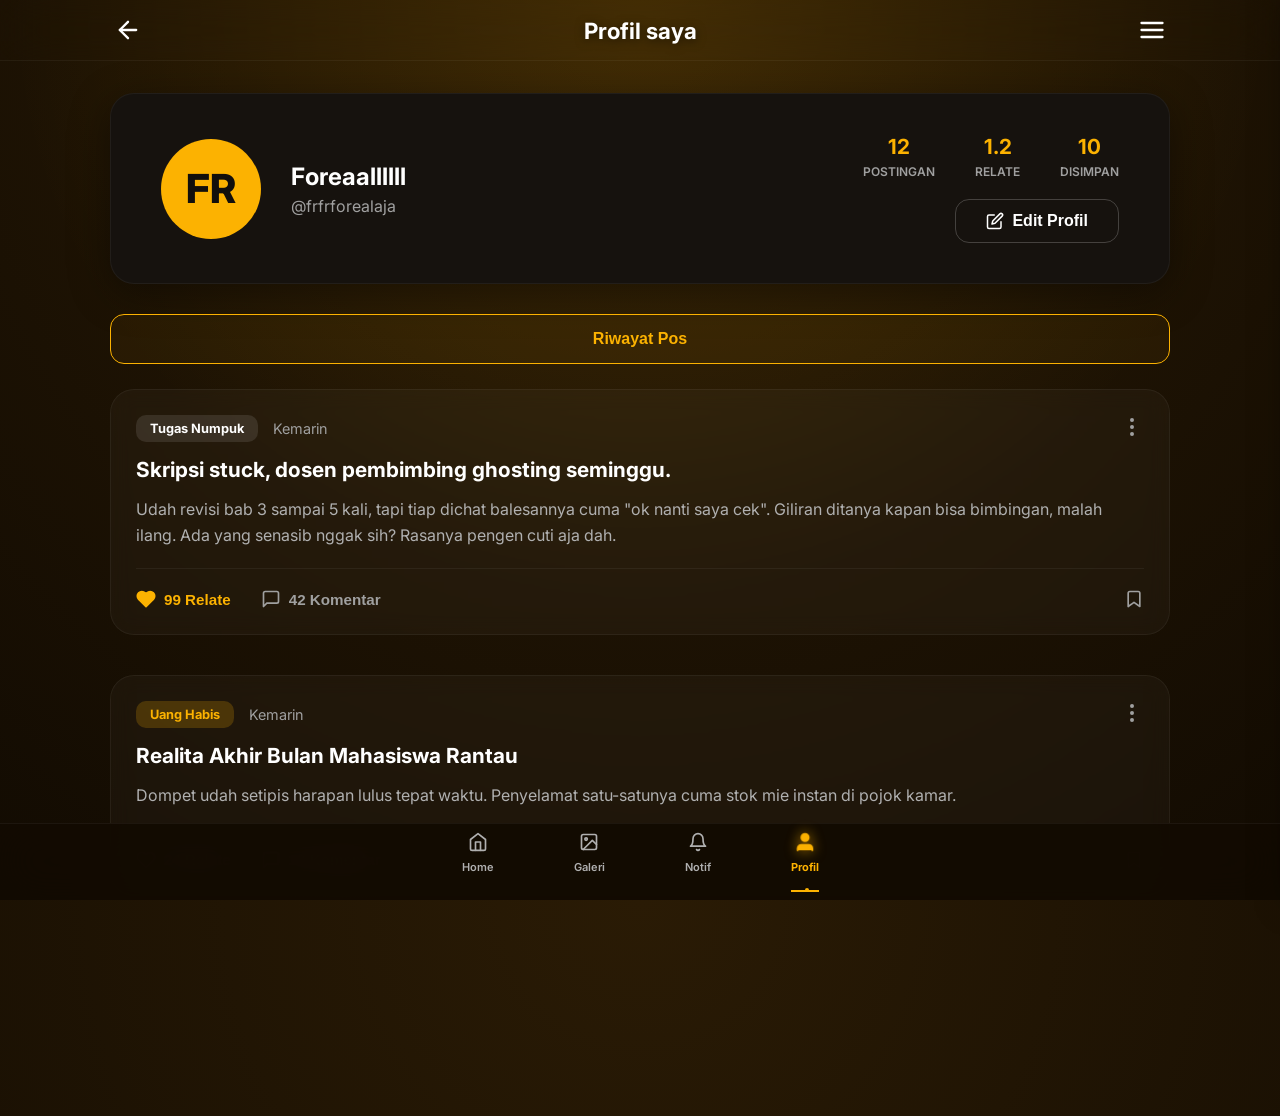
<file: profil/profil.html>
<!DOCTYPE html>
<html lang="id">

<head>
    <meta charset="UTF-8">
    <meta name="viewport" content="width=device-width, initial-scale=1.0">
    <title>Profil - Ruang Aman</title>
    <!-- Menghubungkan ke file CSS utama di luar folder profil -->
    <link rel="stylesheet" href="../style.css">
    <link href="https://fonts.googleapis.com/css2?family=Inter:wght@400;600;700&display=swap" rel="stylesheet">

    <style>
        /* ==========================================================
           CSS TAMBAHAN UNTUK INTERAKTIVITAS (Modal, Dropdown, Empty State)
           (Silakan pindahkan ini ke style.css nanti)
           ========================================================== */

        /* 1. Modal Edit Profil */
        .modal-overlay {
            position: fixed;
            top: 0;
            left: 0;
            width: 100%;
            height: 100%;
            background: rgba(0, 0, 0, 0.8);
            backdrop-filter: blur(5px);
            display: flex;
            justify-content: center;
            align-items: center;
            z-index: 9999;
            opacity: 0;
            pointer-events: none;
            transition: 0.3s;
        }

        .modal-overlay.show {
            opacity: 1;
            pointer-events: all;
        }

        .modal-content {
            background: #16120e;
            border: 1px solid rgba(255, 255, 255, 0.1);
            border-radius: 20px;
            padding: 30px;
            width: 90%;
            max-width: 400px;
            box-shadow: 0 10px 40px rgba(0, 0, 0, 0.5);
            transform: translateY(20px);
            transition: 0.3s;
        }

        .modal-overlay.show .modal-content {
            transform: translateY(0);
        }

        .modal-content h3 {
            margin: 0 0 20px 0;
            font-size: 1.3rem;
            text-align: center;
            border-bottom: 1px solid rgba(255, 255, 255, 0.05);
            padding-bottom: 15px;
        }

        .edit-avatar-section {
            display: flex;
            flex-direction: column;
            align-items: center;
            margin-bottom: 20px;
        }

        .edit-avatar-section .avatar-circle {
            width: 80px;
            height: 80px;
            font-size: 1.8rem;
            margin-bottom: 10px;
            cursor: pointer;
        }

        .btn-change-avatar {
            background: none;
            border: none;
            color: #FCB201;
            font-weight: 600;
            cursor: pointer;
        }

        .modal-content .input-field {
            margin-bottom: 15px;
        }

        .modal-content .input-field label {
            display: block;
            margin-bottom: 5px;
            font-size: 0.85rem;
            color: #a0a0a0;
        }

        .modal-content .input-field input {
            width: 100%;
            background: #0e0c0a;
            border: 1px solid rgba(255, 255, 255, 0.1);
            color: #fff;
            padding: 12px;
            border-radius: 10px;
            outline: none;
            box-sizing: border-box;
        }

        .modal-content .input-field input:focus {
            border-color: #FCB201;
        }

        .modal-actions {
            display: flex;
            gap: 10px;
            margin-top: 25px;
        }

        .modal-actions button {
            flex: 1;
            padding: 12px;
            border-radius: 10px;
            font-weight: 600;
            cursor: pointer;
            border: none;
            transition: 0.3s;
        }

        .btn-cancel {
            background: transparent;
            border: 1px solid rgba(255, 255, 255, 0.2);
            color: #fff;
        }

        .btn-cancel:hover {
            background: rgba(255, 255, 255, 0.1);
        }

        .btn-save {
            background: #FCB201;
            color: #120f0c;
        }

        .btn-save:hover {
            filter: brightness(1.1);
        }

        /* 2. Dropdown Titik Tiga */
        .post-options-container {
            position: relative;
        }

        .dropdown-menu {
            position: absolute;
            top: 100%;
            right: 0;
            background: #1a1611;
            border: 1px solid rgba(255, 255, 255, 0.1);
            border-radius: 12px;
            padding: 5px;
            min-width: 150px;
            box-shadow: 0 5px 20px rgba(0, 0, 0, 0.5);
            opacity: 0;
            pointer-events: none;
            transform: translateY(10px);
            transition: 0.2s;
            z-index: 20;
        }

        .dropdown-menu.show {
            opacity: 1;
            pointer-events: all;
            transform: translateY(0);
        }

        .dropdown-item {
            display: flex;
            align-items: center;
            gap: 10px;
            width: 100%;
            background: none;
            border: none;
            color: #fff;
            padding: 10px 15px;
            text-align: left;
            border-radius: 8px;
            cursor: pointer;
            font-size: 0.9rem;
            transition: 0.2s;
        }

        .dropdown-item:hover {
            background: rgba(255, 255, 255, 0.05);
            color: #FCB201;
        }

        .dropdown-item.danger:hover {
            color: #EA4335;
            background: rgba(234, 67, 53, 0.1);
        }

        /* 3. Empty State Tersimpan */
        .empty-state {
            display: flex;
            flex-direction: column;
            align-items: center;
            text-align: center;
            padding: 50px 20px;
            color: #a0a0a0;
        }

        .empty-state svg {
            width: 64px;
            height: 64px;
            color: rgba(255, 255, 255, 0.1);
            margin-bottom: 20px;
        }

        .empty-state h4 {
            margin: 0 0 10px 0;
            color: #fff;
            font-size: 1.2rem;
        }

        .empty-state p {
            margin: 0;
            font-size: 0.9rem;
            line-height: 1.5;
        }

        /* 4. Tab Container */
        .feed-section {
            display: none;
            flex-direction: column;
            gap: 20px;
        }

        .feed-section.active-feed {
            display: flex;
        }

        /* ============================================================
           TAMBAHAN LOGIKA SIDEBAR & LOGOUT (DARI FEED)
           ============================================================ */
        #menu-toggle,
        #logout-toggle {
            display: none;
        }

        .overlay-blur {
            position: fixed;
            top: 0;
            left: 0;
            width: 100%;
            height: 100%;
            background: rgba(0, 0, 0, 0.6);
            backdrop-filter: blur(4px);
            display: none;
            z-index: 1500;
        }

        .sidebar-overlay {
            position: fixed;
            top: 0;
            right: -320px;
            width: 300px;
            height: 100%;
            background: #0f0a02;
            z-index: 2000;
            transition: 0.4s cubic-bezier(0.4, 0, 0.2, 1);
            padding: 40px 30px;
            border-left: var(--border-kaca, 1px solid rgba(255,255,255,0.05));
            box-shadow: -10px 0 30px rgba(0, 0, 0, 0.5);
        }

        .sidebar-header {
            display: flex;
            justify-content: space-between;
            align-items: center;
            margin-bottom: 40px;
        }

        .close-sidebar {
            background: rgba(255, 255, 255, 0.1);
            width: 32px;
            height: 32px;
            border-radius: 50%;
            display: flex;
            align-items: center;
            justify-content: center;
            cursor: pointer;
        }

        #menu-toggle:checked~.sidebar-overlay {
            right: 0;
        }

        #menu-toggle:checked~.overlay-blur {
            display: block;
        }

        .menu-list-sidebar {
            display: flex;
            flex-direction: column;
            list-style: none;
        }

        .menu-item-sidebar {
            display: flex;
            align-items: center;
            gap: 15px;
            padding: 15px 0;
            color: white;
            text-decoration: none;
            font-size: 15px;
            transition: 0.3s;
        }

        .menu-item-sidebar:hover {
            color: #FCB201;
        }

        .divider-sidebar {
            height: 1px;
            background: rgba(255, 255, 255, 0.05);
            margin: 20px 0;
        }

        .logout-btn {
            color: #ff4d4d !important;
            font-weight: 700;
            cursor: pointer;
        }

        .icon-sidebar {
            width: 20px;
            height: 20px;
            object-fit: contain;
        }

        /* Modal Logout */
        .logout-modal {
            position: fixed;
            inset: 0;
            z-index: 9999;
            display: flex;
            align-items: center;
            justify-content: center;
            padding: 20px;
            opacity: 0;
            pointer-events: none;
            transition: opacity 0.3s ease;
        }

        #logout-toggle:checked~.logout-modal {
            opacity: 1;
            pointer-events: all;
        }

        .logout-modal-bg {
            position: absolute;
            inset: 0;
            background: rgba(0, 0, 0, 0.72);
            backdrop-filter: blur(8px);
        }

        .logout-modal-box {
            position: relative;
            z-index: 1;
            background: linear-gradient(160deg, #1e1208 0%, #120b02 100%);
            border: 1px solid rgba(255, 80, 80, 0.2);
            border-radius: 28px;
            padding: 36px 28px 28px;
            width: 100%;
            max-width: 320px;
            text-align: center;
            transform: scale(0.85) translateY(20px);
            transition: transform 0.35s cubic-bezier(0.34, 1.56, 0.64, 1);
            box-shadow: 0 24px 60px rgba(0, 0, 0, 0.6);
        }

        #logout-toggle:checked~.logout-modal .logout-modal-box {
            transform: scale(1) translateY(0);
        }

        .logout-icon {
            width: 56px;
            height: 56px;
            background: rgba(255, 80, 80, 0.12);
            border: 1px solid rgba(255, 80, 80, 0.3);
            border-radius: 50%;
            display: flex;
            align-items: center;
            justify-content: center;
            margin: 0 auto 18px;
            font-size: 26px;
        }

        .logout-modal-title {
            font-size: 20px;
            font-weight: 700;
            color: white;
            margin-bottom: 10px;
        }

        .logout-modal-desc {
            font-size: 13px;
            color: #a0a0a0;
            line-height: 1.6;
            margin-bottom: 26px;
        }

        .logout-modal-actions {
            display: flex;
            gap: 12px;
        }

        .btn-batal-logout {
            flex: 1;
            padding: 13px;
            border-radius: 14px;
            background: rgba(255, 255, 255, 0.07);
            border: 1px solid rgba(255, 255, 255, 0.1);
            color: white;
            font-size: 14px;
            font-weight: 600;
            cursor: pointer;
            transition: background 0.2s;
        }

        .btn-batal-logout:hover {
            background: rgba(255, 255, 255, 0.12);
        }

        .btn-ya-logout {
            flex: 1;
            padding: 13px;
            border-radius: 14px;
            background: linear-gradient(135deg, #ff5252, #c0392b);
            color: white;
            font-size: 14px;
            font-weight: 700;
            cursor: pointer;
            text-decoration: none;
            display: flex;
            align-items: center;
            justify-content: center;
            transition: filter 0.2s, transform 0.2s;
            box-shadow: 0 6px 18px rgba(255, 82, 82, 0.35);
        }

        .btn-ya-logout:hover {
            filter: brightness(1.12);
            transform: translateY(-1px);
        }
    </style>
</head>

<body class="app-body">

    <input type="checkbox" id="menu-toggle">
    <input type="checkbox" id="logout-toggle">
    <label for="menu-toggle" class="overlay-blur"></label>

    <!-- Popup Logout (Pure CSS) -->
    <div class="logout-modal">
        <label for="logout-toggle" class="logout-modal-bg"></label>
        <div class="logout-modal-box">
            <div class="logout-icon">🚪</div>
            <div class="logout-modal-title">Yakin mau keluar?</div>
            <div class="logout-modal-desc">Sesi kamu akan diakhiri. Kamu harus masuk kembali untuk bisa curhat.</div>
            <div class="logout-modal-actions">
                <label for="logout-toggle" class="btn-batal-logout">Batal</label>
                <a href="../index.html" class="btn-ya-logout">Ya, Keluar</a>
            </div>
        </div>
    </div>

    <!-- Sidebar Overlay -->
    <aside class="sidebar-overlay">
        <div class="sidebar-header">
            <h2 style="margin: 0; color: white;">Menu Utama</h2>
            <label for="menu-toggle" class="close-sidebar" style="color: white;">✕</label>
        </div>
        <nav class="menu-list-sidebar">
            <a href="../feed.html" class="menu-item-sidebar">
                <img src="../assets/home.png" alt="Beranda" class="icon-sidebar"> Beranda
            </a>
            <a href="../about_us/about.html" class="menu-item-sidebar">
                <img src="../assets/profil.png" alt="Tentang" class="icon-sidebar"> Tentang KKN
            </a>
            <a href="../kontak/kontak.html" class="menu-item-sidebar">
                <img src="../assets/email.png" alt="Hubungi" class="icon-sidebar"> Hubungi Kami
            </a>

            <div class="divider-sidebar"></div>

            <label for="logout-toggle" class="menu-item-sidebar logout-btn">
                <img src="../assets/logout.png" alt="Keluar" class="icon-sidebar"> Keluar Akun
            </label>
        </nav>
    </aside>

    <!-- Efek Cahaya Latar Belakang (Ambient Glow) -->
    <div class="ambient-glow"></div>

    <!-- Modal Edit Profil -->
    <div id="editProfileModal" class="modal-overlay">
        <div class="modal-content">
            <h3>Edit Profil</h3>
            <div class="edit-avatar-section">
                <div class="avatar-circle">FR</div>
                <button class="btn-change-avatar" type="button"
                    onclick="showToast('Fitur unggah foto akan segera hadir!')">Ubah Foto Profil</button>
            </div>
            <div class="input-field">
                <label>Nama Tampilan</label>
                <input type="text" id="editNameInput" autocomplete="off">
            </div>
            <div class="input-field">
                <label>Username</label>
                <input type="text" id="editUsernameInput" autocomplete="off">
            </div>
            <div class="modal-actions">
                <button class="btn-cancel" id="btnCancelEdit" type="button">Batal</button>
                <button class="btn-save" id="btnSaveEdit" type="button">Simpan</button>
            </div>
        </div>
    </div>

    <!-- ==========================================================
         HEADER DIPINDAHKAN KELUAR DARI CONTAINER AGAR FULL WIDTH
         ========================================================== -->
    <header class="gallery-full-header">
        <div class="gallery-header-inner">
            <a href="javascript:history.back()" class="icon-btn" title="Kembali" style="color: white;">
                <svg xmlns="http://www.w3.org/2000/svg" width="28" height="28" viewBox="0 0 24 24" fill="none"
                    stroke="currentColor" stroke-width="2" stroke-linecap="round" stroke-linejoin="round">
                    <line x1="19" y1="12" x2="5" y2="12"></line>
                    <polyline points="12 19 5 12 12 5"></polyline>
                </svg>
            </a>
            <h1 class="header-title" style="margin: 0;">Profil saya</h1>
            <label for="menu-toggle" class="icon-btn btn-menu" style="cursor: pointer; color: white;" title="Menu Pengaturan">
                <svg xmlns="http://www.w3.org/2000/svg" width="28" height="28" viewBox="0 0 24 24" fill="none"
                    stroke="currentColor" stroke-width="2" stroke-linecap="round" stroke-linejoin="round">
                    <line x1="3" y1="12" x2="21" y2="12"></line>
                    <line x1="3" y1="6" x2="21" y2="6"></line>
                    <line x1="3" y1="18" x2="21" y2="18"></line>
                </svg>
            </label>
        </div>
    </header>

    <!-- Container Utama Desktop Super Lebar -->
    <main class="feed-container gallery-main-content">

        <!-- Kartu Profil -->
        <section class="profile-card-ui">
            <!-- Bagian Kiri: Identitas -->
            <div class="profile-identity">
                <div class="avatar-circle" id="profileInitial">FR</div>
                <div class="profile-text">
                    <h2 class="profile-name" id="displayProfileName">Foreaallllll</h2>
                    <p class="profile-username" id="displayProfileUsername">@frfrforealaja</p>
                </div>
            </div>

            <!-- Bagian Kanan: Statistik & Tombol -->
            <div class="profile-actions-area">
                <div class="profile-stats">
                    <div class="stat-item">
                        <span class="stat-number">12</span>
                        <span class="stat-label">POSTINGAN</span>
                    </div>
                    <div class="stat-item">
                        <span class="stat-number">1.2</span>
                        <span class="stat-label">RELATE</span>
                    </div>
                    <div class="stat-item">
                        <span class="stat-number">10</span>
                        <span class="stat-label">DISIMPAN</span>
                    </div>
                </div>
                <button class="btn-edit-profile" id="openEditModal">
                    <svg xmlns="http://www.w3.org/2000/svg" width="18" height="18" viewBox="0 0 24 24" fill="none"
                        stroke="currentColor" stroke-width="2" stroke-linecap="round" stroke-linejoin="round">
                        <path d="M11 4H4a2 2 0 0 0-2 2v14a2 2 0 0 0 2 2h14a2 2 0 0 0 2-2v-7"></path>
                        <path d="M18.5 2.5a2.121 2.121 0 0 1 3 3L12 15l-4 1 1-4 9.5-9.5z"></path>
                    </svg>
                    Edit Profil
                </button>
            </div>
        </section>

        <!-- Tab Navigasi -->
        <div class="profile-tabs">
            <button class="tab-btn active" data-target="feedRiwayat" style="cursor: default;">Riwayat Pos</button>
        </div>

        <!-- DAFTAR POSTINGAN UTAMA (Riwayat) -->
        <div class="feed-section active-feed" id="feedRiwayat">

            <!-- Postingan 1 -->
            <article class="post-card" data-post-id="post-1">
                <div class="post-header">
                    <div class="post-meta">
                        <span class="post-tag">Tugas Numpuk</span>
                        <span class="post-time">Kemarin</span>
                    </div>
                    <!-- Dropdown Titik 3 -->
                    <div class="post-options-container">
                        <button class="btn-more icon-btn" title="Opsi Postingan">
                            <svg xmlns="http://www.w3.org/2000/svg" width="24" height="24" viewBox="0 0 24 24"
                                fill="none" stroke="currentColor" stroke-width="2" stroke-linecap="round"
                                stroke-linejoin="round">
                                <circle cx="12" cy="12" r="1"></circle>
                                <circle cx="12" cy="5" r="1"></circle>
                                <circle cx="12" cy="19" r="1"></circle>
                            </svg>
                        </button>
                        <div class="dropdown-menu">
                            <button class="dropdown-item" onclick="showToast('Tautan disalin ke papan klip!')"><svg
                                    xmlns="http://www.w3.org/2000/svg" width="16" height="16" viewBox="0 0 24 24"
                                    fill="none" stroke="currentColor" stroke-width="2" stroke-linecap="round"
                                    stroke-linejoin="round">
                                    <path d="M10 13a5 5 0 0 0 7.54.54l3-3a5 5 0 0 0-7.07-7.07l-1.72 1.71"></path>
                                    <path d="M14 11a5 5 0 0 0-7.54-.54l-3 3a5 5 0 0 0 7.07 7.07l1.71-1.71"></path>
                                </svg> Salin Tautan</button>
                            <button class="dropdown-item" onclick="showToast('Membuka menu bagikan...')"><svg
                                    xmlns="http://www.w3.org/2000/svg" width="16" height="16" viewBox="0 0 24 24"
                                    fill="none" stroke="currentColor" stroke-width="2" stroke-linecap="round"
                                    stroke-linejoin="round">
                                    <circle cx="18" cy="5" r="3"></circle>
                                    <circle cx="6" cy="12" r="3"></circle>
                                    <circle cx="18" cy="19" r="3"></circle>
                                    <line x1="8.59" y1="13.51" x2="15.42" y2="17.49"></line>
                                    <line x1="15.41" y1="6.51" x2="8.59" y2="10.49"></line>
                                </svg> Bagikan</button>
                            <button class="dropdown-item danger"
                                onclick="showToast('Laporan telah dikirim ke Admin.')"><svg
                                    xmlns="http://www.w3.org/2000/svg" width="16" height="16" viewBox="0 0 24 24"
                                    fill="none" stroke="currentColor" stroke-width="2" stroke-linecap="round"
                                    stroke-linejoin="round">
                                    <path d="M4 15s1-1 4-1 5 2 8 2 4-1 4-1V3s-1 1-4 1-5-2-8-2-4 1-4 1z"></path>
                                    <line x1="4" y1="22" x2="4" y2="15"></line>
                                </svg> Laporkan Pos</button>
                        </div>
                    </div>
                </div>
                <h3 class="post-title">Skripsi stuck, dosen pembimbing ghosting seminggu.</h3>
                <p class="post-body">Udah revisi bab 3 sampai 5 kali, tapi tiap dichat balesannya cuma "ok nanti saya
                    cek". Giliran ditanya kapan bisa bimbingan, malah ilang. Ada yang senasib nggak sih? Rasanya pengen
                    cuti aja dah.</p>
                <div class="post-actions">
                    <div class="action-group">
                        <button class="btn-action relate active">
                            <svg xmlns="http://www.w3.org/2000/svg" width="20" height="20" viewBox="0 0 24 24"
                                fill="#FCB201" stroke="#FCB201" stroke-width="2" stroke-linecap="round"
                                stroke-linejoin="round">
                                <path
                                    d="M20.84 4.61a5.5 5.5 0 0 0-7.78 0L12 5.67l-1.06-1.06a5.5 5.5 0 0 0-7.78 7.78l1.06 1.06L12 21.23l7.78-7.78 1.06-1.06a5.5 5.5 0 0 0 0-7.78z">
                                </path>
                            </svg>
                            <span>99 Relate</span>
                        </button>
                        <button class="btn-action btn-comment">
                            <svg xmlns="http://www.w3.org/2000/svg" width="20" height="20" viewBox="0 0 24 24"
                                fill="none" stroke="currentColor" stroke-width="2" stroke-linecap="round"
                                stroke-linejoin="round">
                                <path d="M21 15a2 2 0 0 1-2 2H7l-4 4V5a2 2 0 0 1 2-2h14a2 2 0 0 1 2 2z"></path>
                            </svg>
                            <span>42 Komentar</span>
                        </button>
                    </div>
                    <!-- Tombol Bookmark (Pita) -->
                    <button class="btn-action btn-bookmark" title="Simpan Postingan">
                        <svg xmlns="http://www.w3.org/2000/svg" width="20" height="20" viewBox="0 0 24 24" fill="none"
                            stroke="currentColor" stroke-width="2" stroke-linecap="round" stroke-linejoin="round">
                            <path d="M19 21l-7-5-7 5V5a2 2 0 0 1 2-2h10a2 2 0 0 1 2 2z"></path>
                        </svg>
                    </button>
                </div>
            </article>

            <!-- Postingan 2 -->
            <article class="post-card" data-post-id="post-2">
                <div class="post-header">
                    <div class="post-meta">
                        <span class="post-tag" style="color:#FCB201; background:rgba(252, 178, 1, 0.2);">Uang Habis</span>
                        <span class="post-time">Kemarin</span>
                    </div>
                    <!-- Dropdown Titik 3 -->
                    <div class="post-options-container">
                        <button class="btn-more icon-btn" title="Opsi Postingan">
                            <svg xmlns="http://www.w3.org/2000/svg" width="24" height="24" viewBox="0 0 24 24"
                                fill="none" stroke="currentColor" stroke-width="2" stroke-linecap="round"
                                stroke-linejoin="round">
                                <circle cx="12" cy="12" r="1"></circle>
                                <circle cx="12" cy="5" r="1"></circle>
                                <circle cx="12" cy="19" r="1"></circle>
                            </svg>
                        </button>
                        <div class="dropdown-menu">
                            <button class="dropdown-item" onclick="showToast('Tautan disalin ke papan klip!')"><svg
                                    xmlns="http://www.w3.org/2000/svg" width="16" height="16" viewBox="0 0 24 24"
                                    fill="none" stroke="currentColor" stroke-width="2" stroke-linecap="round"
                                    stroke-linejoin="round">
                                    <path d="M10 13a5 5 0 0 0 7.54.54l3-3a5 5 0 0 0-7.07-7.07l-1.72 1.71"></path>
                                    <path d="M14 11a5 5 0 0 0-7.54-.54l-3 3a5 5 0 0 0 7.07 7.07l1.71-1.71"></path>
                                </svg> Salin Tautan</button>
                            <button class="dropdown-item" onclick="showToast('Membuka menu bagikan...')"><svg
                                    xmlns="http://www.w3.org/2000/svg" width="16" height="16" viewBox="0 0 24 24"
                                    fill="none" stroke="currentColor" stroke-width="2" stroke-linecap="round"
                                    stroke-linejoin="round">
                                    <circle cx="18" cy="5" r="3"></circle>
                                    <circle cx="6" cy="12" r="3"></circle>
                                    <circle cx="18" cy="19" r="3"></circle>
                                    <line x1="8.59" y1="13.51" x2="15.42" y2="17.49"></line>
                                    <line x1="15.41" y1="6.51" x2="8.59" y2="10.49"></line>
                                </svg> Bagikan</button>
                            <button class="dropdown-item danger"
                                onclick="showToast('Laporan telah dikirim ke Admin.')"><svg
                                    xmlns="http://www.w3.org/2000/svg" width="16" height="16" viewBox="0 0 24 24"
                                    fill="none" stroke="currentColor" stroke-width="2" stroke-linecap="round"
                                    stroke-linejoin="round">
                                    <path d="M4 15s1-1 4-1 5 2 8 2 4-1 4-1V3s-1 1-4 1-5-2-8-2-4 1-4 1z"></path>
                                    <line x1="4" y1="22" x2="4" y2="15"></line>
                                </svg> Laporkan Pos</button>
                        </div>
                    </div>
                </div>
                <h3 class="post-title">Realita Akhir Bulan Mahasiswa Rantau</h3>
                <p class="post-body">Dompet udah setipis harapan lulus tepat waktu. Penyelamat satu-satunya cuma stok
                    mie instan di pojok kamar.</p>
              
                <div class="post-actions">
                    <div class="action-group">
                        <button class="btn-action relate">
                            <svg xmlns="http://www.w3.org/2000/svg" width="20" height="20" viewBox="0 0 24 24"
                                fill="none" stroke="currentColor" stroke-width="2" stroke-linecap="round"
                                stroke-linejoin="round">
                                <path
                                    d="M20.84 4.61a5.5 5.5 0 0 0-7.78 0L12 5.67l-1.06-1.06a5.5 5.5 0 0 0-7.78 7.78l1.06 1.06L12 21.23l7.78-7.78 1.06-1.06a5.5 5.5 0 0 0 0-7.78z">
                                </path>
                            </svg>
                            <span>24 Relate</span>
                        </button>
                        <button class="btn-action btn-comment">
                            <svg xmlns="http://www.w3.org/2000/svg" width="20" height="20" viewBox="0 0 24 24"
                                fill="none" stroke="currentColor" stroke-width="2" stroke-linecap="round"
                                stroke-linejoin="round">
                                <path d="M21 15a2 2 0 0 1-2 2H7l-4 4V5a2 2 0 0 1 2-2h14a2 2 0 0 1 2 2z"></path>
                            </svg>
                            <span>12 Komentar</span>
                        </button>
                    </div>
                    <button class="btn-action btn-bookmark" title="Simpan Postingan">
                        <svg xmlns="http://www.w3.org/2000/svg" width="20" height="20" viewBox="0 0 24 24" fill="none"
                            stroke="currentColor" stroke-width="2" stroke-linecap="round" stroke-linejoin="round">
                            <path d="M19 21l-7-5-7 5V5a2 2 0 0 1 2-2h10a2 2 0 0 1 2 2z"></path>
                        </svg>
                    </button>
                </div>
            </article>

        </div>

    </main>

    <!-- Navigasi Bawah (Bottom Nav) -->
    <nav class="bottom-nav">
        <a href="../feed.html" class="nav-item">
            <svg xmlns="http://www.w3.org/2000/svg" width="24" height="24" viewBox="0 0 24 24" fill="none"
                stroke="currentColor" stroke-width="2" stroke-linecap="round" stroke-linejoin="round">
                <path d="M3 9l9-7 9 7v11a2 2 0 0 1-2 2H5a2 2 0 0 1-2-2z"></path>
                <polyline points="9 22 9 12 15 12 15 22"></polyline>
            </svg>
            <span>Home</span>
        </a>
        <a href="../galeri/galeri.html" class="nav-item">
            <svg xmlns="http://www.w3.org/2000/svg" width="24" height="24" viewBox="0 0 24 24" fill="none"
                stroke="currentColor" stroke-width="2" stroke-linecap="round" stroke-linejoin="round">
                <rect x="3" y="3" width="18" height="18" rx="2" ry="2"></rect>
                <circle cx="8.5" cy="8.5" r="1.5"></circle>
                <polyline points="21 15 16 10 5 21"></polyline>
            </svg>
            <span>Galeri</span>
        </a>
        <a href="../Notifikasi/Notifikasi.html" class="nav-item">
            <svg xmlns="http://www.w3.org/2000/svg" width="24" height="24" viewBox="0 0 24 24" fill="none"
                stroke="currentColor" stroke-width="2" stroke-linecap="round" stroke-linejoin="round">
                <path d="M18 8A6 6 0 0 0 6 8c0 7-3 9-3 9h18s-3-2-3-9"></path>
                <path d="M13.73 21a2 2 0 0 1-3.46 0"></path>
            </svg>
            <span>Notif</span>
        </a>
        <a href="../profil/profil.html" class="nav-item active">
            <svg xmlns="http://www.w3.org/2000/svg" width="24" height="24" viewBox="0 0 24 24" fill="currentColor"
                stroke="currentColor" stroke-width="2" stroke-linecap="round" stroke-linejoin="round">
                <path d="M20 21v-2a4 4 0 0 0-4-4H8a4 4 0 0 0-4 4v2"></path>
                <circle cx="12" cy="7" r="4"></circle>
            </svg>
            <span>Profil</span>
        </a>
    </nav>

    <!-- KODE JAVASCRIPT UNTUK INTERAKTIF -->
    <script>
        function showToast(message) {
            let toast = document.getElementById('custom-toast');
            if (!toast) {
                toast = document.createElement('div');
                toast.id = 'custom-toast';
                toast.style.cssText = 'position: fixed; bottom: 100px; left: 50%; transform: translateX(-50%); background: #FCB201; color: #120f0c; padding: 12px 24px; border-radius: 30px; font-weight: 700; font-size: 0.9rem; z-index: 9999; opacity: 0; transition: opacity 0.3s ease; pointer-events: none; box-shadow: 0 4px 15px rgba(252, 178, 1, 0.4); text-align: center; white-space: nowrap;';
                document.body.appendChild(toast);
            }
            toast.textContent = message;
            toast.style.opacity = '1';

            clearTimeout(toast.timeoutId);
            toast.timeoutId = setTimeout(() => {
                toast.style.opacity = '0';
            }, 2000);
        }

        const editModal = document.getElementById('editProfileModal');
        const displayProfileName = document.getElementById('displayProfileName');
        const displayProfileUsername = document.getElementById('displayProfileUsername');
        const editNameInput = document.getElementById('editNameInput');
        const editUsernameInput = document.getElementById('editUsernameInput');
        const profileInitial = document.getElementById('profileInitial');

        document.getElementById('openEditModal').addEventListener('click', () => {
            editNameInput.value = displayProfileName.textContent;
            editUsernameInput.value = displayProfileUsername.textContent;
            editModal.classList.add('show');
        });

        document.getElementById('btnCancelEdit').addEventListener('click', () => {
            editModal.classList.remove('show');
        });

        document.getElementById('btnSaveEdit').addEventListener('click', () => {
            const newName = editNameInput.value.trim() || 'Anonim';
            displayProfileName.textContent = newName;
            displayProfileUsername.textContent = editUsernameInput.value.trim() || '@anonim';
            profileInitial.textContent = newName.substring(0, 2).toUpperCase();
            editModal.classList.remove('show');
            showToast('Profil berhasil diperbarui!');
        });

        const bookmarkBtns = document.querySelectorAll('.btn-bookmark');
        bookmarkBtns.forEach(btn => {
            btn.addEventListener('click', function () {
                const isAktif = this.classList.contains('active');
                const svg = this.querySelector('svg');

                if (isAktif) {
                    this.classList.remove('active');
                    svg.setAttribute('fill', 'none');
                    svg.setAttribute('stroke', 'currentColor');
                    showToast('Postingan dihapus dari daftar simpanan.');
                } else {
                    this.classList.add('active');
                    svg.setAttribute('fill', '#FCB201');
                    svg.setAttribute('stroke', '#FCB201');
                    showToast('Postingan ditambahkan ke Tersimpan!');
                }
            });
        });

        const btnMores = document.querySelectorAll('.btn-more');
        btnMores.forEach(btn => {
            btn.addEventListener('click', (e) => {
                e.stopPropagation(); 
                const dropdown = btn.nextElementSibling;
                document.querySelectorAll('.dropdown-menu').forEach(d => {
                    if (d !== dropdown) d.classList.remove('show');
                });
                dropdown.classList.toggle('show');
            });
        });

        window.addEventListener('click', () => {
            document.querySelectorAll('.dropdown-menu').forEach(d => {
                d.classList.remove('show');
            });
        });

        const relateBtns = document.querySelectorAll('.btn-action.relate');
        relateBtns.forEach(btn => {
            btn.addEventListener('click', function () {
                const isAktif = this.classList.contains('active');
                const span = this.querySelector('span');
                const svg = this.querySelector('svg');
                let count = parseInt(span.textContent);

                if (isAktif) {
                    this.classList.remove('active');
                    span.textContent = (count - 1) + ' Relate';
                    svg.setAttribute('fill', 'none');
                } else {
                    this.classList.add('active');
                    span.textContent = (count + 1) + ' Relate';
                    svg.setAttribute('fill', '#FCB201');
                }
            });
        });

        document.querySelectorAll('.btn-comment').forEach(btn => {
            btn.addEventListener('click', () => showToast('Membuka kolom komentar...'));
        });
    </script>
</body>
</html>
</file>
<file: style.css>
/* ==========================================================
   1. ROOT VARIABLES (Gabungan)
   ========================================================== */
:root {
    /* Variabel Landing Page */
    --warna-latar: #120b02;
    --rgb-latar: 18, 11, 2;
    --warna-kuning: #fcb201;
    --rgb-kuning: 252, 178, 1;
    --rgb-glow-kiri: 255, 184, 0;
    --rgb-glow-kanan: 215, 157, 11;
    --warna-putih: #dcd4d4;
    --warna-abu-terang: #dcd7d7;
    --rgb-putih: 220, 212, 212;
    --rgb-hitam: 0, 0, 0;
    --gradasi-kaca-hero: linear-gradient(90deg, rgba(41, 24, 8, 1) 4%, rgba(63, 36, 2, 1) 43%);
    --gradasi-kaca-bento: linear-gradient(145deg, rgba(63, 36, 2, 0.6) 0%, rgba(41, 24, 8, 0.4) 100%);
    --border-kaca-tipis: 1px solid rgba(var(--rgb-putih), 0.05);
    --border-kuning-tipis: 1px solid rgba(var(--rgb-kuning), 0.15);
    --font-judul: 'ADLaM Display', cursive;
    --font-teks: 'Inter', sans-serif;

    /* Variabel About Us */
    --bg-gradient: radial-gradient(circle at center, #2c1f0a 0%, #0e0a02 100%);
    --card-bg: #3F2402;
    --border-color: #fcb101d0;
    --primary-yellow: #fcb201;
    --text-gray: #b0b0b0;
}

/* ==========================================================
   2. RESET & DASAR GLOBAL
   ========================================================== */
* {
    margin: 0;
    padding: 0;
    box-sizing: border-box;
    -webkit-font-smoothing: antialiased;
}

html {
    scroll-behavior: smooth;
    height: 100%;
}

a {
    text-decoration: none;
}

button:focus-visible {
    outline: 2px solid #fcb201 !important;
}

/* Scrollbar Modern */
::-webkit-scrollbar {
    width: 14px;
}

::-webkit-scrollbar-track {
    background: var(--warna-latar);
}

::-webkit-scrollbar-thumb {
    background-color: rgba(var(--rgb-kuning), 0.3);
    border-radius: 10px;
    border: 4px solid var(--warna-latar);
}

::-webkit-scrollbar-thumb:hover {
    background-color: rgba(var(--rgb-kuning), 0.8);
}

/* ==========================================================
   3. PEMISAHAN BODY AGAR TIDAK BENTROK
   ========================================================== */

/* A. Default Body (Digunakan untuk About Us) */
body {
    font-family: 'Inter', sans-serif;
    background:
        radial-gradient(circle at 0% 0%, rgba(255, 184, 0, 0.15) 0%, transparent 40%),
        radial-gradient(circle at 100% 40%, rgba(215, 157, 11, 0.21) 0%, transparent 50%),
        #160b04;
    background-attachment: fixed;
    color: white;
    min-height: 100vh;
    display: flex;
    flex-direction: column;
    align-items: center;
    /* Khusus struktur About Us */
}

/* B. Body Khusus Landing Page (Memanfaatkan id="beranda" dari HTML asli) */
body#beranda {
    background:
        radial-gradient(circle at 0% 0%, rgba(var(--rgb-glow-kiri), 0.15) 0%, transparent 40%),
        radial-gradient(circle at 100% 40%, rgba(var(--rgb-glow-kanan), 0.21) 0%, transparent 50%),
        var(--warna-latar);
    background-attachment: fixed;
    background-repeat: no-repeat;
    background-size: cover;
    color: var(--warna-abu-terang);
    align-items: stretch;
    /* Membatalkan align center dari body default */
    overflow-x: clip;
}

/* C. Body Khusus Halaman Sign In / Sign Up */
/* Memanfaatkan pseudo-class :has() agar aman dari halaman lain */
body:has(.viewport),
body:has(.signup-viewport) {
    height: 100vh;
    width: 100vw;
    overflow: hidden;
    background-color: #2a2404;
    background: radial-gradient(circle at 15% 85%, #A37D24 0%, #160B04 45%);
    display: flex;
    justify-content: center;
    align-items: center;
}

/* ==========================================================
   4. GAYA DAFTAR & MASUK (SIGN IN / SIGN UP)
   ========================================================== */
.viewport,
.signup-viewport {
    width: 100%;
    height: 100%;
    display: flex;
    justify-content: center;
    align-items: center;
    padding: 20px;
}

.register-card {
    background-color: rgba(31, 23, 11, 0.8);
    width: 100%;
    max-width: 400px;
    padding: 4vh 35px;
    border-radius: 40px;
    border: 1px solid rgba(255, 255, 255, 0.05);
    backdrop-filter: blur(15px);
    box-shadow: 0 25px 50px rgba(0, 0, 0, 0.5);
    position: relative;
}

.btn-kembali-signup {
    position: absolute;
    top: 20px;
    right: 20px;
    background: rgba(255, 255, 255, 0.1);
    border: none;
    color: white;
    width: 35px;
    height: 35px;
    border-radius: 50%;
    display: flex;
    justify-content: center;
    align-items: center;
    cursor: pointer;
    transition: 0.3s;
}

.btn-kembali-signup:hover {
    background: rgba(252, 178, 1, 0.3);
    color: #FCB201;
}

.register-card h1 {
    font-size: 2rem;
    color: #ffffff;
    margin-bottom: 5px;
}

.register-card .tagline {
    color: #b0b0b0;
    font-size: 0.9rem;
    margin-bottom: 3vh;
}

.social-login {
    display: flex;
    flex-direction: column;
    gap: 12px;
}

.btn-gray {
    background-color: #3d362d;
    color: #ffffff;
    border: none;
    padding: 14px;
    border-radius: 16px;
    font-weight: 600;
    display: flex;
    align-items: center;
    justify-content: center;
    gap: 10px;
    cursor: pointer;
    font-size: 0.95rem;
}

.btn-gray img {
    width: 20px;
}

.invert {
    filter: invert(1);
}

.divider {
    display: flex;
    align-items: center;
    margin: 2vh 0;
    color: #555;
    font-size: 11px;
}

.divider::before,
.divider::after {
    content: "";
    flex: 1;
    height: 1px;
    background: #333;
}

.divider span {
    padding: 0 10px;
}

.input-field {
    margin-bottom: 2vh;
}

.input-field label {
    display: block;
    color: #e0e0e0;
    font-size: 13px;
    margin-bottom: 8px;
    font-weight: 600;
}

.input-field input {
    width: 100%;
    background-color: #0a0a0a;
    border: 1px solid #222;
    padding: 13px;
    border-radius: 14px;
    color: #fff;
    outline: none;
}

/* TAMBAHAN: Styling untuk teks placeholder agar lebih terbaca tapi tidak mencolok */
.input-field input::placeholder {
    color: #8c8c8c;
    /* Warna abu-abu menengah, tidak terlalu gelap dan bukan putih murni */
    opacity: 1;
    /* Mencegah browser (seperti Firefox/Safari) menurunkan opasitas bawaannya */
}

/* TAMBAHAN UNTUK LUPA PASSWORD */
.lupa-password-container {
    text-align: right;
    margin-top: -1vh;
    /* Menarik teks agak naik mendekati input password */
    margin-bottom: 2vh;
    /* Memberi jarak ke tombol Masuk */
}

.lupa-password {
    color: #b0b0b0;
    font-size: 13px;
    text-decoration: none;
    transition: color 0.3s ease;
}

.lupa-password:hover {
    color: #FCB201;
    text-decoration: underline;
}

.btn-gold {
    width: 100%;
    background-color: #FCB201;
    color: #000;
    border: none;
    padding: 15px;
    border-radius: 16px;
    font-size: 1.1rem;
    font-weight: 700;
    margin-top: 1vh;
    cursor: pointer;
}

.footer,
.footer-signup {
    text-align: center;
    margin-top: 3vh;
    font-size: 14px;
    color: #888;
}

.footer a,
.footer a:visited,
.footer a:active,
.footer-signup a,
.footer-signup a:visited,
.footer-signup a:active {
    color: #FCB201;
    text-decoration: none;
    font-weight: 700;
}

.footer a:hover,
.footer-signup a:hover {
    text-decoration: underline;
}

@media (max-height: 700px) {
    .register-card {
        padding: 20px 30px;
        transform: scale(0.9);
    }
}

/* ==========================================================
   5. GAYA LANDING PAGE
   ========================================================== */
@keyframes putarCahaya {
    0% {
        transform: rotate(0deg) scale(1);
    }

    50% {
        transform: rotate(180deg) scale(1.1);
    }

    100% {
        transform: rotate(360deg) scale(1);
    }
}

.glow-kiri-atas {
    position: absolute;
    top: 20%;
    left: -10%;
    width: 300px;
    height: 300px;
    background-color: rgba(var(--rgb-glow-kiri), 0.3);
    border-radius: 40% 60% 70% 30% / 40% 50% 60% 50%;
    filter: blur(90px);
    z-index: 0;
    pointer-events: none;
    animation: putarCahaya 20s linear infinite;
}

.glow-kanan-atas {
    position: absolute;
    top: -10%;
    right: -5%;
    width: 400px;
    height: 400px;
    background-color: rgba(var(--rgb-glow-kanan), 0.2);
    border-radius: 50% 50% 30% 70% / 60% 30% 70% 40%;
    filter: blur(120px);
    z-index: 0;
    pointer-events: none;
    animation: putarCahaya 25s linear infinite reverse;
}

.container {
    width: 100%;
    max-width: 1200px;
    margin: 0 auto;
    padding-left: 40px;
    padding-right: 40px;
    position: relative;
    z-index: 10;
}

body#beranda header.container {
    max-width: 100% !important; 
    width: 100% !important;
    padding-left: max(40px, calc((100vw - 1200px) / 2 + 40px)) !important;
    padding-right: max(40px, calc((100vw - 1200px) / 2 + 40px)) !important;
    display: flex;
    justify-content: space-between;
    align-items: center;
    padding-top: 20px;
    padding-bottom: 20px;
    position: sticky !important;
    top: 0 !important;
    z-index: 1000 !important;
    background: transparent; 
    transition: background 0.3s ease-in-out, backdrop-filter 0.3s ease-in-out;
}

body#beranda header.container.scrolled {
    background: rgba(255, 255, 255, 0.02) !important;
    backdrop-filter: blur(15px) !important;
    -webkit-backdrop-filter: blur(15px) !important;
}

@media (max-width: 768px) {
    body#beranda header.container {
        padding-left: max(20px, calc((100vw - 1200px) / 2 + 20px)) !important;
        padding-right: max(20px, calc((100vw - 1200px) / 2 + 20px)) !important;
    }
}


.logo-kkn {
    font-family: var(--font-judul);
    font-size: 36px;
    color: var(--warna-kuning);
    cursor: pointer;
}

nav {
    display: flex;
    gap: 32px;
}

nav a.menu-link {
    color: var(--warna-abu-terang);
    font-weight: 500;
    transition: all 0.2s ease;
    padding-bottom: 4px;
    border-bottom: 2px solid transparent;
}

nav a.menu-link:hover,
nav a.active {
    color: var(--warna-kuning);
    font-weight: 700;
    border-bottom: 2px solid var(--warna-kuning);
}

.hero-section {
    width: 100%;
    position: relative;
}

.hero-container {
    display: flex;
    align-items: center;
    justify-content: space-between;
    padding-top: 30px;
    padding-bottom: 100px;
    gap: 40px;
    min-height: 80vh;
}

.hero-kiri {
    flex: 1;
    max-width: 50%;
    display: flex;
    flex-direction: column;
    gap: 24px;
}

.judul-utama {
    font-family: var(--font-judul);
    font-size: 64px;
    line-height: 1.1;
    color: var(--warna-putih);
}

.teks-kuning {
    color: var(--warna-kuning);
    -webkit-text-stroke: 1px rgba(var(--rgb-putih), 0.1);
}

.deskripsi {
    font-weight: 700;
    font-size: 16px;
    line-height: 1.6;
    color: var(--warna-putih);
    max-width: 480px;
}

.grup-tombol {
    display: flex;
    gap: 20px;
    margin-top: 16px;
}

.btn-primer {
    background-color: var(--warna-kuning);
    color: var(--warna-latar);
    font-family: var(--font-judul);
    font-size: 17px;
    padding: 12px 32px;
    border-radius: 10px;
    border: none;
    cursor: pointer;
    transition: transform 0.2s;
    display: inline-block;
    text-align: center;
}

.btn-primer:hover {
    transform: scale(1.05);
}

.btn-sekunder {
    background-color: transparent;
    color: var(--warna-kuning);
    font-family: var(--font-judul);
    font-size: 17px;
    padding: 12px 32px;
    border-radius: 10px;
    border: 1px solid var(--warna-kuning);
    cursor: pointer;
    transition: background-color 0.2s;
    display: inline-block;
    text-align: center;
}

.btn-sekunder:hover {
    background-color: var(--warna-kuning);
    color: var(--warna-latar);
}

.hero-kanan {
    flex: 1;
    display: flex;
    justify-content: flex-end;
}

@keyframes float {
    0% {
        transform: translateY(0px);
    }

    50% {
        transform: translateY(-10px);
    }

    100% {
        transform: translateY(0px);
    }
}

@keyframes kedapKedip {
    0% {
        opacity: 1;
    }

    75% {
        opacity: 0.65;
    }

    100% {
        opacity: 1;
    }
}

.kartu-curhat {
    width: 100%;
    max-width: 400px;
    border-radius: 31px;
    border: 1px solid rgba(var(--rgb-kuning), 0.3);
    box-shadow: 0px 10px 40px rgba(var(--rgb-hitam), 0.4),
        0px 0px 25px rgba(var(--rgb-kuning), 0.15);
    backdrop-filter: blur(5.7px);
    -webkit-backdrop-filter: blur(5.7px);
    background: var(--gradasi-kaca-hero);
    padding: 32px;
    animation: float 3s cubic-bezier(0.37, 0, 0.63, 1) infinite, kedapKedip 2s ease-in-out infinite;
}

.kartu-header {
    display: flex;
    gap: 12px;
    align-items: center;
    margin-bottom: 16px;
}

.nama-user {
    font-weight: 700;
    color: var(--warna-putih);
}

.waktu {
    font-size: 12px;
    color: #a37d24;
}

.kartu-judul {
    font-family: var(--font-judul);
    font-size: 24px;
    color: var(--warna-kuning);
    margin-bottom: 12px;
}

.kartu-teks {
    font-size: 14px;
    line-height: 1.6;
    color: var(--warna-abu-terang);
    margin-bottom: 24px;
}

/* Menghindari konflik class .avatar antara Landing & About Us */
.kartu-header .avatar {
    width: 40px;
    height: 40px;
    background-color: var(--warna-kuning);
    border-radius: 50%;
    display: flex;
    align-items: center;
    justify-content: center;
    font-size: 20px;
    color: var(--warna-latar);
}

.marquee-pembatas {
    width: 100%;
    overflow: hidden;
    background: linear-gradient(90deg, rgba(var(--rgb-putih), 0.02) 0%, rgba(var(--rgb-putih), 0.05) 50%, rgba(var(--rgb-putih), 0.02) 100%);
    border-top: var(--border-kaca-tipis);
    border-bottom: var(--border-kaca-tipis);
    padding: 16px 0;
    display: flex;
    white-space: nowrap;
    position: relative;
    z-index: 5;
}

.marquee-konten {
    display: flex;
    align-items: center;
    gap: 40px;
    animation: scrollMarquee 30s linear infinite;
}

.marquee-konten span {
    font-family: var(--font-judul);
    font-size: 14px;
    letter-spacing: 2px;
    color: rgba(var(--rgb-putih), 0.4);
    text-transform: uppercase;
    display: flex;
    align-items: center;
    gap: 40px;
}

.marquee-konten span i {
    color: var(--warna-kuning);
    font-style: normal;
}

@keyframes scrollMarquee {
    0% {
        transform: translateX(0);
    }

    100% {
        transform: translateX(-50%);
    }
}

.section-judul {
    font-family: var(--font-judul);
    font-size: 36px;
    color: var(--warna-putih);
    text-align: center;
    margin-bottom: 48px;
    position: relative;
    z-index: 2;
}

.section-judul span {
    color: var(--warna-kuning);
}

.fitur-section {
    padding-top: 80px;
    padding-bottom: 100px;
    width: 100%;
    position: relative;
}

.bento-grid {
    display: grid;
    grid-template-columns: repeat(4, 1fr);
    grid-auto-rows: 220px;
    gap: 24px;
    margin-top: 48px;
    position: relative;
    z-index: 2;
}

.bento-kartu {
    background: var(--gradasi-kaca-bento);
    backdrop-filter: blur(20px);
    -webkit-backdrop-filter: blur(20px);
    border: var(--border-kuning-tipis);
    border-radius: 32px;
    padding: 32px;
    display: flex;
    flex-direction: column;
    justify-content: space-between;
    overflow: hidden;
    position: relative;
    transition: transform 0.4s ease, border-color 0.4s ease, box-shadow 0.4s ease;
    box-shadow: 0 8px 32px rgba(var(--rgb-hitam), 0.2);
}

.bento-kartu:hover {
    transform: translateY(-5px);
    border-color: rgba(var(--rgb-kuning), 0.5);
    box-shadow: 0 15px 35px rgba(var(--rgb-kuning), 0.1);
}

.bento-large {
    grid-column: span 2;
    grid-row: span 2;
}

.bento-wide {
    grid-column: span 2;
    grid-row: span 1;
}

.bento-box {
    grid-column: span 1;
    grid-row: span 1;
}

.bento-ikon {
    font-size: 40px;
    margin-bottom: 16px;
    z-index: 2;
    position: relative;
}

.bento-judul {
    font-family: var(--font-judul);
    font-size: 24px;
    color: var(--warna-putih);
    margin-bottom: 12px;
    line-height: 1.2;
    z-index: 2;
    position: relative;
}

.bento-large .bento-judul {
    font-size: 40px;
    color: var(--warna-kuning);
}

.bento-teks {
    font-size: 15px;
    line-height: 1.6;
    color: var(--warna-abu-terang);
    z-index: 2;
    position: relative;
}

.bento-bg-ikon {
    position: absolute;
    bottom: -30px;
    right: -20px;
    font-size: 180px;
    opacity: 0.05;
    transform: rotate(-15deg);
    z-index: 1;
    pointer-events: none;
}

.trending-section {
    padding-top: 60px;
    padding-bottom: 40px;
    width: 100%;
    overflow: hidden;
    position: relative;
}

.trending-wrapper {
    display: flex;
    gap: 24px;
    padding: 20px 0 60px 0;
    overflow-x: auto;
    scrollbar-width: none;
    -ms-overflow-style: none;
    position: relative;
    z-index: 2;
}

.trending-wrapper::-webkit-scrollbar {
    display: none;
}

.kartu-trending {
    flex: 0 0 320px;
    height: 420px;
    background: var(--gradasi-kaca-bento);
    backdrop-filter: blur(16px);
    -webkit-backdrop-filter: blur(16px);
    border: var(--border-kuning-tipis);
    border-radius: 32px;
    padding: 32px;
    display: flex;
    flex-direction: column;
    transition: transform 0.4s cubic-bezier(0.175, 0.885, 0.32, 1.275), border-color 0.4s, box-shadow 0.4s;
    cursor: pointer;
    box-shadow: 0 8px 32px rgba(var(--rgb-hitam), 0.2);
}

.kartu-trending:hover {
    transform: translateY(-15px);
    border-color: rgba(var(--rgb-kuning), 0.5);
    box-shadow: 0 20px 50px rgba(var(--rgb-kuning), 0.15);
}

.tag-trending {
    display: inline-block;
    background: rgba(var(--rgb-kuning), 0.1);
    color: var(--warna-kuning);
    padding: 6px 14px;
    border-radius: 20px;
    font-size: 12px;
    font-weight: 700;
    margin-bottom: auto;
    align-self: flex-start;
}

.konten-bawah-trending {
    margin-top: 24px;
}

.kartu-trending .avatar {
    background-color: var(--warna-kuning);
    color: var(--warna-latar);
    border: none;
    box-shadow: none;
    display: flex;
    align-items: center;
    justify-content: center;
}

.cta-bawah-section {
    padding: 40px 0 80px 0;
    text-align: center;
    position: relative;
    z-index: 2;
}

/* Mengamankan gaya footer Landing Page agar tidak bocor ke About Us */
body#beranda footer {
    background-color: transparent;
    border-top: var(--border-kaca-tipis);
    padding: 40px;
    text-align: center;
    color: rgba(var(--rgb-putih), 0.5);
    font-size: 14px;
    margin-top: auto;
    position: relative;
    z-index: 2;
}


/* ==========================================================
   6. GAYA TENTANG KAMI (ABOUT US)
   ========================================================== */
.header {
    width: 100%;
    max-width: 1300px;
    padding: 40px 20px 20px;
    display: flex;
    justify-content: space-between;
    align-items: center;
    box-sizing: border-box;
}

.btn-nav {
    width: 45px;
    height: 45px;
    border-radius: 50%;
    border: 1px solid var(--border-color);
    background: rgba(255, 255, 255, 0.05);
    display: flex;
    align-items: center;
    justify-content: center;
    cursor: pointer;
    transition: all 0.3s ease;
}

.btn-nav:hover {
    background: rgba(255, 184, 0, 0.1);
    border-color: var(--primary-yellow);
    transform: scale(1.05);
}

.nav-icon {
    width: 18px;
    height: auto;
    display: block;
}

.main-container {
    display: grid;
    grid-template-columns: repeat(3, 1fr);
    gap: 25px;
    max-width: 1300px;
    width: 95%;
    padding: 20px;
    box-sizing: border-box;
    align-items: stretch;
}

.column-card {
    background: var(--card-bg);
    border: 1px solid var(--border-color);
    border-radius: 35px;
    padding: 30px;
    backdrop-filter: blur(10px);
    display: flex;
    flex-direction: column;
}

.brand-section {
    text-align: center;
    justify-content: center;
}

.logo-text {
    font-size: 60px;
    font-weight: 900;
    color: var(--primary-yellow);
    margin: 0;
}

.version-badge {
    background: rgba(255, 184, 0, 0.1);
    color: var(--primary-yellow);
    padding: 5px 15px;
    border-radius: 20px;
    border: 1px solid var(--primary-yellow);
    display: inline-block;
    margin: 15px 0;
    font-size: 14px;
}

.description-text {
    color: white;
    line-height: 1.6;
}

.section-title {
    color: var(--primary-yellow);
    font-size: 20px;
    font-weight: bold;
    margin-bottom: 25px;
    display: flex;
    align-items: center;
    gap: 10px;
}

.pilar-item {
    display: flex;
    gap: 15px;
    margin-bottom: 20px;
    background: #91660131;
    padding: 15px;
    border-radius: 20px;
}

.icon-box {
    min-width: 40px;
    height: 40px;
    background: #3d2e0a;
    border-radius: 10px;
    display: flex;
    align-items: center;
    justify-content: center;
    border: 1px solid var(--primary-yellow);
}

.pilar-label {
    font-weight: bold;
    font-size: 14px;
}

.pilar-desc {
    font-size: 12px;
    color: var(--text-gray);
    margin: 5px 0 0;
}

.team-list {
    display: flex;
    flex-direction: column;
    gap: 12px;
}

.member {
    display: flex;
    align-items: center;
    gap: 12px;
    padding: 10px;
    border-bottom: 1px solid rgba(255, 255, 255, 0.274);
}

/* Resolusi konflik .avatar khusus untuk tim developer di About Us */
.member .avatar {
    min-width: 40px;
    height: 40px;
    background: #3d2e0a;
    border-radius: 50%;
    display: flex;
    align-items: center;
    justify-content: center;
    font-weight: bold;
    color: var(--primary-yellow);
    border: 1px solid var(--primary-yellow);
    font-size: 12px;
}

.member-name {
    font-size: 14px;
    font-weight: bold;
}

.member-role {
    font-size: 11px;
    color: var(--primary-yellow);
}

.footer-area {
    width: 100%;
    max-width: 1300px;
    padding: 20px;
    box-sizing: border-box;
}

.contact-btn {
    width: 100%;
    background: #2a1b00;
    border: 1px solid var(--primary-yellow);
    color: var(--primary-yellow);
    padding: 20px;
    border-radius: 25px;
    font-weight: bold;
    font-size: 18px;
    cursor: pointer;
    transition: 0.3s;
}

.contact-btn:hover {
    background: var(--primary-yellow);
    color: black;
}

@media (max-width: 1024px) {
    .main-container {
        grid-template-columns: 1fr;
    }
}

/* ==========================================================
   7. MEDIA QUERIES (RESPONSIVE / MOBILE UNTUK LANDING PAGE)
   ========================================================== */
@media (max-width: 768px) {

    /* Persempit jarak aman (padding) di layar HP */
    .container {
        padding-left: 20px;
        padding-right: 20px;
    }

    /* --- FIX HEADER & NAV --- */
    header {
        flex-direction: row;
        /* Tetap sejajar kiri-kanan */
        justify-content: space-between;
        align-items: center;
        padding-top: 20px;
        gap: 8px;
    }

    .logo-kkn {
        font-size: 26px;
        /* Dibesarkan lagi agar pas dan estetik */
    }

    nav {
        gap: 16px;
        /* Jarak antar menu lebih proporsional */
        flex-wrap: nowrap;
    }

    nav a.menu-link {
        font-size: 13px;
        /* Ukuran menu pas untuk jari */
    }

    /* --- FIX HERO SECTION (MENCEGAH OVERLAP/HANCUR) --- */
    .hero-container {
        flex-direction: column;
        /* Ubah orientasi jadi atas-bawah */
        text-align: center;
        padding-top: 60px;
        /* JARAK EXTRA agar tidak nabrak menu atas */
        padding-bottom: 60px;
        gap: 40px;
        min-height: auto;
    }

    .hero-kiri {
        flex: none;
        /* Mereset sifat desktop max-width: 50% */
        max-width: 100%;
        width: 100%;
        align-items: center;
    }

    .judul-utama {
        font-size: 40px;
        /* Sesuaikan ukuran font judul di HP */
    }

    .deskripsi {
        font-size: 14px;
        margin: 0 auto;
    }

    .grup-tombol {
        justify-content: center;
        flex-wrap: wrap;
        width: 100%;
    }

    .hero-kanan {
        flex: none;
        /* Mereset sifat desktop */
        width: 100%;
        max-width: 100%;
        justify-content: center;
        margin-top: 20px;
        /* Jarak ekstra dari tombol */
    }

    .kartu-curhat {
        padding: 24px;
        margin: 0 auto;
    }

    /* --- FIX BENTO GRID (2 KOLOM SAMPINGAN) --- */
    .bento-grid {
        grid-template-columns: repeat(2, 1fr);
        grid-auto-rows: auto;
        gap: 16px;
    }

    .bento-large {
        grid-column: 1 / -1 !important;
        /* Paksa mengambil lebar penuh layar (overrides span 2 bug) */
        grid-row: auto !important;
        /* MENGHILANGKAN BUG KOTAK KURUS MANJANG (overrides span 2 bug) */
        min-height: auto;
    }

    .bento-box {
        grid-column: span 1 !important;
        /* Setengah lebar untuk masing-masing 2 kotak kecil */
        grid-row: auto !important;
        min-height: 140px;
        padding: 20px 16px;
    }

    .bento-box .bento-judul {
        font-size: 18px !important;
    }

    .bento-wide {
        grid-column: 1 / -1 !important;
        /* Paksa mengambil lebar penuh layar */
        grid-row: auto !important;
        flex-direction: column !important;
        text-align: center;
        align-items: center !important;
        gap: 16px !important;
    }

    .bento-large .bento-judul {
        font-size: 28px;
    }

    .bento-ikon {
        margin-bottom: 8px;
    }

    /* --- FIX KARTU TRENDING --- */
    .kartu-trending {
        flex: 0 0 280px;
        height: 380px;
        padding: 24px;
    }

    /* --- FIX CTA BAWAH --- */
    .cta-bawah-section .section-judul {
        font-size: 24px !important;
    }

    .cta-bawah-section>.container>div {
        padding: 32px 16px !important;
    }
}

/* Khusus untuk HP dengan layar sangat kecil (misal: iPhone SE / < 400px) */
@media (max-width: 400px) {
    .judul-utama {
        font-size: 34px;
    }

    .btn-primer,
    .btn-sekunder {
        width: 100%;
        /* Tombol memenuhi lebar layar */
    }

    .logo-kkn {
        font-size: 22px;
        /* Disesuaikan untuk SE */
    }

    nav {
        gap: 10px;
    }

    nav a.menu-link {
        font-size: 12px;
    }
}

/* ==========================================================
   8. GAYA VERIFIKASI KODE (OTP)
   ========================================================== */
.otp-container {
    display: flex;
    justify-content: space-between;
    gap: 15px;
    margin: 4vh 0;
}

.otp-input {
    width: 65px;
    height: 65px;
    background-color: #3d362d;
    /* Warna abu gelap */
    border: 2px solid transparent;
    border-radius: 12px;
    color: #ffffff;
    font-size: 28px;
    font-weight: 700;
    text-align: center;
    outline: none;
    transition: all 0.3s ease;
}

.otp-input:focus {
    border-color: #FCB201;
    /* Warna emas KKN saat aktif */
    background-color: #2a241c;
    box-shadow: 0 0 15px rgba(252, 178, 1, 0.2);
}

.teks-bawah-verif {
    text-align: center;
    color: #b0b0b0;
    font-size: 13px;
    margin-bottom: 4vh;
    line-height: 1.6;
}

.teks-bawah-verif span {
    color: #ffffff;
    font-weight: 700;
}

.teks-bawah-verif a {
    color: #FCB201;
    text-decoration: none;
    font-weight: 700;
    transition: 0.3s;
}

.teks-bawah-verif a:hover {
    text-decoration: underline;
}

/* Penyesuaian layar HP sempit untuk kotak OTP */
@media (max-width: 380px) {
    .otp-container {
        gap: 10px !important;
    }

    .otp-input {
        width: 50px !important;
        height: 50px !important;
        font-size: 24px !important;
    }
}

/* ==========================================================
   9. GAYA HALAMAN APLIKASI (HOME, PROFIL) - WIDE LAYOUT
   ========================================================== */

body.app-body {
    background-color: #0e0c0a;
    color: #ffffff;
    margin: 0;
    font-family: 'Inter', sans-serif;
    -webkit-tap-highlight-color: transparent;
    position: relative;
    overflow-x: hidden;
}

/* EFEK CAHAYA (AMBIENT GLOW) Sesuai Permintaan */
.ambient-glow {
    position: absolute;
    top: 0;
    left: 50%;
    transform: translateX(-50%);
    width: 100vw;
    height: 600px;
    background: radial-gradient(ellipse at top, rgba(252, 178, 1, 0.12) 0%, rgba(14, 12, 10, 0) 70%);
    z-index: -1;
    pointer-events: none;
}

/* Container Super Lebar (Mengikuti Home Page Teman Anda) */
.feed-container {
    width: 95%;
    max-width: 1200px;
    /* Lebar maksimal sangat luas */
    margin: 0 auto;
    padding: 0 20px 120px 20px;
    box-sizing: border-box;
}

/* Header */
.top-header {
    display: flex;
    justify-content: space-between;
    align-items: center;
    padding: 20px 0;
    background: transparent;
    position: sticky;
    top: 0;
    z-index: 10;
    border-bottom: 1px solid rgba(255, 255, 255, 0.05);
    margin-bottom: 30px;
    backdrop-filter: blur(10px);
}

.header-title {
    font-size: 1.4rem;
    font-weight: 700;
    margin: 0;
    text-shadow: 0 2px 10px rgba(0, 0, 0, 0.5);
}

.icon-btn {
    background: none;
    border: none;
    color: #a0a0a0;
    cursor: pointer;
    transition: 0.3s;
    display: flex;
}

.icon-btn:hover {
    color: #FCB201;
}

/* KARTU PROFIL (Base Mobile Styling) */
.profile-card-ui {
    background-color: #16120e;
    border: 1px solid rgba(255, 255, 255, 0.05);
    border-radius: 24px;
    padding: 30px;
    margin-bottom: 30px;
    display: flex;
    flex-direction: column;
    align-items: center;
    text-align: center;
    box-shadow: 0 10px 40px rgba(0, 0, 0, 0.4);
}

.profile-identity {
    display: flex;
    flex-direction: column;
    align-items: center;
}

.avatar-circle {
    width: 90px;
    height: 90px;
    background-color: #FCB201;
    color: #120f0c;
    border-radius: 50%;
    display: flex;
    align-items: center;
    justify-content: center;
    font-size: 2rem;
    font-weight: 800;
    margin-bottom: 15px;
}

.profile-text h2 {
    margin: 0 0 5px 0;
    font-size: 1.5rem;
}

.profile-text p {
    margin: 0 0 20px 0;
    color: #a0a0a0;
    font-size: 1rem;
}

.profile-actions-area {
    display: flex;
    flex-direction: column;
    align-items: center;
    width: 100%;
}

.profile-stats {
    display: flex;
    justify-content: center;
    gap: 40px;
    width: 100%;
    margin-bottom: 25px;
}

.stat-item {
    display: flex;
    flex-direction: column;
    align-items: center;
}

.stat-number {
    font-size: 1.3rem;
    font-weight: 700;
    color: #FCB201;
}

.stat-label {
    font-size: 0.75rem;
    color: #a0a0a0;
    margin-top: 5px;
    font-weight: 600;
}

.btn-edit-profile {
    width: 100%;
    max-width: 300px;
    background: transparent;
    border: 1px solid rgba(255, 255, 255, 0.2);
    color: #ffffff;
    padding: 14px;
    border-radius: 14px;
    font-size: 1rem;
    font-weight: 600;
    cursor: pointer;
    display: flex;
    justify-content: center;
    align-items: center;
    gap: 8px;
    transition: 0.3s;
}

.btn-edit-profile:hover {
    background: rgba(255, 255, 255, 0.1);
    border-color: #FCB201;
    color: #FCB201;
}

/* Tabs */
.profile-tabs {
    display: flex;
    gap: 15px;
    margin-bottom: 25px;
}

.tab-btn {
    flex: 1;
    padding: 15px;
    background: #16120e;
    border: 1px solid rgba(255, 255, 255, 0.05);
    color: #a0a0a0;
    font-size: 1rem;
    font-weight: 600;
    border-radius: 14px;
    cursor: pointer;
    transition: 0.3s;
}

.tab-btn.active {
    border-color: #FCB201;
    color: #FCB201;
    background: rgba(252, 178, 1, 0.05);
}

/* Feed Pos */
.post-feed {
    display: flex;
    flex-direction: column;
    gap: 20px;
}

.post-card {
    background-color: #16120e;
    border: 1px solid rgba(255, 255, 255, 0.05);
    border-radius: 20px;
    padding: 30px;
    transition: 0.3s;
}

.post-card:hover {
    border-color: rgba(252, 178, 1, 0.2);
}

.post-header {
    display: flex;
    justify-content: space-between;
    margin-bottom: 15px;
}

.post-meta {
    display: flex;
    gap: 15px;
    align-items: center;
}

.post-tag {
    padding: 6px 14px;
    border-radius: 10px;
    font-size: 0.8rem;
    font-weight: 700;
    background: rgba(255, 255, 255, 0.1);
    color: #fff;
}

.post-time {
    font-size: 0.9rem;
    color: #a0a0a0;
}

.post-title {
    font-size: 1.3rem;
    margin: 0 0 15px 0;
    font-weight: 700;
}

.post-body {
    font-size: 1rem;
    color: #b0b0b0;
    line-height: 1.6;
    margin: 0 0 20px 0;
}

.post-image-placeholder {
    width: 100%;
    height: 350px;
    background: linear-gradient(45deg, #1a1611, #0e0c0a);
    border-radius: 16px;
    display: flex;
    flex-direction: column;
    justify-content: center;
    align-items: center;
    color: #a0a0a0;
    border: 1px dashed rgba(255, 255, 255, 0.1);
    margin-bottom: 20px;
}

.post-actions {
    display: flex;
    justify-content: space-between;
    border-top: 1px solid rgba(255, 255, 255, 0.05);
    padding-top: 20px;
}

.action-group {
    display: flex;
    gap: 30px;
}

.btn-action {
    display: flex;
    align-items: center;
    gap: 8px;
    background: none;
    border: none;
    color: #a0a0a0;
    font-size: 0.95rem;
    font-weight: 600;
    cursor: pointer;
    transition: 0.3s;
}

.btn-action.relate.active {
    color: #FCB201;
}

.btn-action:hover {
    color: #FCB201;
}

/* FAB Melayang di Kanan Bawah */
.fab-post {
    position: fixed;
    bottom: 110px;
    right: max(20px, calc(50% - 600px + 20px));
    /* Akan menempel di batas kanan container 1200px */
    background-color: #FCB201;
    color: #120f0c;
    border: none;
    padding: 16px 28px;
    border-radius: 40px;
    font-size: 1rem;
    font-weight: 700;
    display: flex;
    align-items: center;
    gap: 12px;
    box-shadow: 0 6px 25px rgba(252, 178, 1, 0.4);
    cursor: pointer;
    z-index: 50;
    transition: 0.3s;
}

.fab-post:hover {
    transform: scale(1.05) translateY(-5px);
}

/* Bottom Nav */
.bottom-nav {
    position: fixed;
    bottom: 0;
    left: 0;
    right: 0;
    background: rgba(18, 11, 2, 0.95);
    backdrop-filter: blur(20px);
    border-top: 1px solid rgba(255, 255, 255, 0.05);
    display: flex;
    justify-content: space-around;
    padding: 12px 0;
    z-index: 1000;
}

@media (min-width: 768px) {
    .bottom-nav {
        justify-content: center;
        gap: 80px;
    }
}

.nav-item {
    display: flex;
    flex-direction: column;
    align-items: center;
    gap: 4px;
    text-align: center;
    color: var(--warna-abu, #b0b0b0);
    font-size: 12px;
    font-weight: 600;
    text-decoration: none;
    transition: color 0.25s ease, transform 0.25s cubic-bezier(0.34, 1.56, 0.64, 1);
    -webkit-tap-highlight-color: transparent;
    user-select: none;
    position: relative;
    padding-bottom: 6px;
}

/* Efek melayang saat hover */
.nav-item:hover {
    color: var(--warna-kuning, #FCB201);
    transform: translateY(-4px);
}

.nav-item:hover svg,
.nav-item:hover span img {
    filter: drop-shadow(0 0 5px rgba(252, 178, 1, 0.6));
}

.nav-item.active {
    color: var(--warna-kuning, #FCB201);
}

/* Animasi saat nav item disentuh */
.nav-item:active {
    color: var(--warna-kuning, #FCB201);
    transform: scale(0.88);
}

/* Titik indikator aktif di bawah ikon */
.nav-item.active::after {
    content: '';
    display: block;
    width: 4px;
    height: 4px;
    background: var(--warna-kuning, #FCB201);
    border-radius: 50%;
    margin: 0 auto;
    position: absolute;
    bottom: -2px;
    left: 50%;
    transform: translateX(-50%);
    animation: dot-pop 0.3s cubic-bezier(0.34, 1.56, 0.64, 1) both;
}

@keyframes dot-pop {
    from {
        transform: translateX(-50%) scale(0);
        opacity: 0;
    }

    to {
        transform: translateX(-50%) scale(1);
        opacity: 1;
    }
}

/* Glow kuning pada ikon aktif */
.nav-item.active svg,
.nav-item.active span img {
    filter: drop-shadow(0 0 6px rgba(252, 178, 1, 0.7));
    transform: scale(1.1);
}

.nav-item span {
    display: flex;
    align-items: center;
    justify-content: center;
    height: 24px;
    margin-bottom: 0px;
}

.nav-item svg,
.nav-item span img {
    width: 22px;
    height: 22px;
    object-fit: contain;
    transition: transform 0.3s ease;
}


/* =======================================
   RESPONSIVE DESTKOP
   ======================================= */
@media (min-width: 769px) {
    .profile-card-ui {
        flex-direction: row;
        /* Mengubah tumpukan atas-bawah menjadi kiri-kanan */
        justify-content: space-between;
        padding: 40px 50px;
        align-items: center;
    }

    /* Avatar dan Teks pindah berdampingan di kiri */
    .profile-identity {
        flex-direction: row;
        align-items: center;
        gap: 30px;
        text-align: left;
    }

    .avatar-circle {
        margin-bottom: 0;
        width: 100px;
        height: 100px;
        font-size: 2.5rem;
    }

    .profile-text p {
        margin-bottom: 0;
    }

    /* Stats dan Tombol pindah ke kanan */
    .profile-actions-area {
        width: auto;
        align-items: flex-end;
    }

    .profile-stats {
        margin-bottom: 20px;
        justify-content: flex-end;
    }

    .btn-edit-profile {
        width: auto;
        padding: 12px 30px;
    }
}

/* Penyesuaian HP */
@media (max-width: 768px) {
    .feed-container {
        width: 100%;
        padding: 0 20px 100px 20px;
    }

    .profile-card-ui {
        padding: 25px;
    }

    .bottom-nav {
        gap: 0;
        justify-content: space-around;
        padding: 12px 0 15px 0;
    }

    .fab-post {
        padding: 18px;
        border-radius: 50%;
        bottom: 90px;
        right: 20px;
    }

    .fab-text {
        display: none;
    }
}

/* ==========================================================
   10. GAYA HALAMAN NOTIFIKASI
   ========================================================== */

/* Wadah Kaca Bagian Atas Full Width */
.top-section-glass.full-width-header {
    position: sticky;
    top: 0;
    left: 0;
    width: 100%;
    margin: 0;
    padding: 5px 0 15px 0;
    /* Sangat dirampingkan */
    border-radius: 0 0 20px 20px;
    /* Lengkungan dikurangi agar tidak terlihat gemuk */
    background: rgba(var(--rgb-latar), 0.7);
    backdrop-filter: blur(25px);
    -webkit-backdrop-filter: blur(25px);
    border-bottom: var(--border-kaca-tipis);
    box-shadow: 0 8px 25px rgba(var(--rgb-hitam), 0.5);
    z-index: 50;
}

/* Pembungkus isi header: Full Width, tidak terkekang */
.header-inner {
    width: 100%;
    margin: 0;
    padding: 0;
    box-sizing: border-box;
}

/* Header Atas: Ikon dan Logo menyebar ke ujung kiri-kanan layar */
.top-header.notif-header {
    border-bottom: none;
    margin-bottom: 8px;
    /* Ditekan drastis agar search bar langsung naik ke atas */
    padding: 10px 5% 0 5%;
    /* Padding ditekan agar tidak membuang ruang di atas */
    background: transparent;
    backdrop-filter: none;
    position: static;
    display: flex;
    justify-content: space-between;
    align-items: center;
}

/* Hierarki Visual: Logo KKN Utama & Dominan */
.notif-header .logo-kkn {
    font-size: 28px;
    line-height: 1;
    cursor: pointer;
    flex: 1;
}

/* Judul Notifikasi (Diubah: Hapus Uppercase & sesuaikan ukuran) */
.title-notif {
    font-size: 1.1rem;
    font-family: var(--font-teks);
    color: var(--warna-abu-terang);
    font-weight: 700;
    flex: 1;
    text-align: center;
}

/* Ikon Menu */
.notif-header .btn-menu {
    flex: 1;
    display: flex;
    justify-content: flex-end;
}

/* Kotak Pencarian: Berada di tengah kaca, mentok bawah */
.search-container.notif-search {
    margin: 0 auto;
    width: 90%;
    /* Dibuat 90% agar ada sela premium di kanan-kiri */
    max-width: 800px;
}

.search-inner {
    border-radius: 50px;
    background: rgba(var(--rgb-putih), 0.04);
    border: var(--border-kaca-tipis);
    display: flex;
    align-items: center;
    padding: 8px 18px;
    /* Padding input lebih tipis agar ramping */
    transition: all 0.3s ease;
}

.search-inner:focus-within {
    border: var(--border-kuning-tipis);
    background: rgba(var(--rgb-latar), 0.9);
    box-shadow: 0 0 15px rgba(var(--rgb-kuning), 0.1);
}

.search-icon {
    margin-right: 10px;
    color: var(--warna-kuning);
    width: 16px;
    height: 16px;
}

.search-inner input {
    background: transparent;
    border: none;
    color: var(--warna-putih);
    font-family: var(--font-teks);
    font-size: 0.9rem;
    width: 100%;
    outline: none;
}

.search-inner input::placeholder {
    color: var(--warna-abu-terang);
    opacity: 0.6;
}

/* Tab Filter Navigasi: PINDAH KE DALAM FEED (Luar Kaca) */
.pills-nav.notif-pills {
    display: flex;
    justify-content: flex-start;
    gap: 12px;
    margin: 10px 0 35px 0;
    /* Jarak bawah ditambah DRASTIS (35px) agar tidak menempel dengan notif */
    width: 100%;
    overflow-x: auto;
    padding-bottom: 5px;
    scrollbar-width: none;
}

.pills-nav.notif-pills::-webkit-scrollbar {
    display: none;
}

.pill {
    font-family: var(--font-teks);
    border-radius: 50px;
    border: var(--border-kaca-tipis);
    background: rgba(var(--rgb-putih), 0.02);
    color: var(--warna-abu-terang);
    padding: 8px 20px;
    font-size: 0.85rem;
    font-weight: 600;
    cursor: pointer;
    white-space: nowrap;
    transition: all 0.3s ease;
    outline: none !important;
    /* MENGHILANGKAN EFEK KOTAK PERSEGI */
}

.pill:focus-visible {
    outline: none !important;
    /* Mencegah outline bawaan browser saat diklik */
}

.pill:hover {
    background: rgba(var(--rgb-putih), 0.05);
}

.pill.active {
    background: var(--warna-kuning);
    color: var(--warna-latar);
    border-color: var(--warna-kuning);
    box-shadow: 0 4px 15px rgba(var(--rgb-kuning), 0.3);
}

/* Penyesuaian konten tengah (Daftar Notifikasi + Pills) */
.feed-container.notif-feed {
    padding-top: 25px;
    max-width: 800px;
    margin: 0 auto;
    display: flex;
    flex-direction: column;
}

/* Kotak Notifikasi */
.notif-list {
    display: flex;
    flex-direction: column;
    gap: 12px;
}

.notif-box {
    border-radius: 20px;
    background: rgba(var(--rgb-latar), 0.5);
    backdrop-filter: blur(15px);
    -webkit-backdrop-filter: blur(15px);
    border: var(--border-kaca-tipis);
    padding: 18px 20px;
    display: flex;
    justify-content: space-between;
    align-items: center;
    cursor: pointer;
    transition: all 0.3s ease;
}

.notif-box:hover {
    border: var(--border-kuning-tipis);
    background-color: rgba(var(--rgb-latar), 0.8);
    transform: translateY(-2px);
}

.notif-box.unread {
    border-left: 4px solid var(--warna-kuning);
    background: rgba(var(--rgb-kuning), 0.03);
}

.notif-content {
    display: flex;
    align-items: center;
    gap: 15px;
    width: 100%;
}

.avatar-initial {
    width: 50px;
    height: 50px;
    background-color: var(--warna-kuning);
    color: var(--warna-latar);
    border-radius: 14px;
    display: flex;
    align-items: center;
    justify-content: center;
    font-size: 1.2rem;
    font-weight: 800;
}

.img-box {
    position: relative;
}

.icon-badge {
    position: absolute;
    bottom: -4px;
    right: -4px;
    width: 22px;
    height: 22px;
    border-radius: 50%;
    display: flex;
    justify-content: center;
    align-items: center;
    border: 3px solid var(--warna-latar);
}

.icon-badge svg {
    width: 10px;
    height: 10px;
}

.icon-badge.yellow {
    background: var(--warna-kuning);
    color: var(--warna-latar);
}

.icon-badge.blue {
    background: #3b82f6;
    color: #fff;
}

.warning-square {
    min-width: 50px;
    height: 50px;
    background: rgba(234, 67, 53, 0.1);
    color: #EA4335;
    border-radius: 14px;
    display: flex;
    justify-content: center;
    align-items: center;
    border: 1px solid rgba(234, 67, 53, 0.3);
}

.notif-info p {
    margin: 0;
    font-size: 0.95rem;
    line-height: 1.5;
    color: var(--warna-abu-terang);
}

.notif-info strong {
    color: var(--warna-putih);
}

.red-text {
    color: #EA4335;
}

.time {
    color: rgba(var(--rgb-putih), 0.5);
    font-size: 0.8rem;
    display: block;
    margin-top: 6px;
}

.dot-unread {
    min-width: 10px;
    height: 10px;
    background: var(--warna-kuning);
    border-radius: 50%;
    margin-left: 12px;
}

/* Responsif Layar Besar (Desktop) */
@media (min-width: 769px) {
    .top-section-glass.full-width-header {
        border-radius: 0 0 30px 30px;
    }
}

/* Responsif Mobile untuk Notifikasi */
@media (max-width: 768px) {
    .top-header.notif-header {
        padding: 15px 5%;
    }

    .notif-box {
        padding: 15px 18px;
        border-radius: 16px;
    }

    .notif-content {
        gap: 12px;
    }

    .avatar-initial,
    .warning-square {
        width: 45px;
        height: 45px;
        min-width: 45px;
        font-size: 1.1rem;
    }

    .notif-info p {
        font-size: 0.85rem;
    }
}

/* ==========================================================
   GAYA DASAR HALAMAN APLIKASI (APP BODY)
   ========================================================== */
body.app-body {
    background-color: #0e0c0a;
    color: #ffffff;
    margin: 0;
    -webkit-tap-highlight-color: transparent;
    position: relative;
    overflow-x: hidden;
}

.ambient-glow {
    position: absolute;
    top: 0;
    left: 50%;
    transform: translateX(-50%);
    width: 100vw;
    height: 600px;
    background: radial-gradient(ellipse at top, rgba(252, 178, 1, 0.12) 0%, rgba(14, 12, 10, 0) 70%);
    z-index: -1;
    pointer-events: none;
}

/* Container utama Feed */
.feed-container {
    width: 95%;
    max-width: 1100px;
    margin: 0 auto;
    padding: 0 20px 120px 20px;
    box-sizing: border-box;
}

/* Navigasi Bawah (Bottom Nav) */
.bottom-nav {
    position: fixed;
    bottom: 0;
    left: 0;
    width: 100%;
    background: #0e0c0a;
    border-top: 1px solid rgba(255, 255, 255, 0.05);
    display: flex;
    justify-content: center;
    gap: 100px;
    padding: 18px 0 25px 0;
    z-index: 60;
}

.nav-item {
    display: flex;
    flex-direction: column;
    align-items: center;
    gap: 8px;
    color: #6b7280;
    text-decoration: none;
    font-size: 0.85rem;
    font-weight: 600;
    transition: 0.3s;
}

.nav-item.active,
.nav-item:hover {
    color: #FCB201;
}

@media (max-width: 768px) {
    .bottom-nav {
        gap: 0;
        justify-content: space-around;
        padding: 12px 0 15px 0;
    }
}

/* ==========================================================
11. GAYA HALAMAN KONTAK (HUBUNGI KAMI) - UPDATE ONE PAGE
========================================================== */
body.contact-page {
    display: flex;
    flex-direction: column;
    /* Mengizinkan Header di atas, form di tengah */
    min-height: 100vh;
    background-color: var(--warna-latar);
    background: radial-gradient(circle at top left, rgba(var(--rgb-kuning), 0.1) 0%, transparent 40%),
        radial-gradient(circle at bottom right, rgba(var(--rgb-kuning), 0.05) 0%, transparent 40%),
        var(--warna-latar);
    margin: 0;
}

/* --- HEADER KACA TERPISAH --- */
.contact-header-glass {
    width: 100%;
    background: rgba(var(--rgb-latar), 0.7);
    backdrop-filter: blur(25px);
    -webkit-backdrop-filter: blur(25px);
    border-bottom: var(--border-kaca-tipis);
    padding: 15px 5%;
    display: flex;
    justify-content: space-between;
    align-items: center;
    position: sticky;
    top: 0;
    z-index: 50;
    border-radius: 0 0 20px 20px;
    box-shadow: 0 8px 25px rgba(var(--rgb-hitam), 0.5);
}

.contact-header-glass h1 {
    font-family: var(--font-teks);
    color: var(--warna-putih);
    font-size: 1.1rem;
    font-weight: 700;
    margin: 0;
    text-transform: none;
}

.back-btn {
    background: rgba(var(--rgb-putih), 0.05);
    border: var(--border-kaca-tipis);
    color: var(--warna-putih);
    width: 40px;
    height: 40px;
    border-radius: 50%;
    display: flex;
    justify-content: center;
    align-items: center;
    cursor: pointer;
    transition: 0.3s;
}

.back-btn:hover {
    background: rgba(var(--rgb-kuning), 0.2);
    color: var(--warna-kuning);
    border-color: var(--warna-kuning);
}

/* --- PEMBUNGKUS ONE PAGE --- */
.contact-wrapper {
    flex: 1;
    /* Sisa tinggi layar penuh */
    display: flex;
    align-items: center;
    justify-content: center;
    padding: 20px;
}

.contact-container {
    width: 100%;
    max-width: 850px;
    /* Dipersempit agar proporsional */
    background: var(--gradasi-kaca-bento);
    border: var(--border-kaca-tipis);
    border-radius: 30px;
    padding: 30px 35px;
    /* Compact padding menghindari kebesaran */
    backdrop-filter: blur(20px);
    -webkit-backdrop-filter: blur(20px);
    box-shadow: 0 20px 50px rgba(var(--rgb-hitam), 0.5);
    position: relative;
    z-index: 10;
}

.contact-grid {
    display: grid;
    grid-template-columns: 1fr 1.2fr;
    gap: 40px;
    /* Gap dikurangi agar hemat ruang */
    align-items: center;
}

.info-panel h2 {
    font-size: 1rem;
    color: var(--warna-abu-terang);
    margin-bottom: 20px;
    font-weight: 500;
    line-height: 1.5;
}

.contact-item {
    display: flex;
    align-items: center;
    gap: 15px;
    margin-bottom: 15px;
    background: rgba(var(--rgb-putih), 0.02);
    padding: 15px;
    border-radius: 18px;
    border: var(--border-kaca-tipis);
    transition: 0.3s;
}

.contact-item:hover {
    background: rgba(var(--rgb-putih), 0.05);
    border-color: rgba(var(--rgb-kuning), 0.3);
    transform: translateX(5px);
}

.icon-box-contact {
    width: 45px;
    height: 45px;
    background: rgba(var(--rgb-kuning), 0.1);
    color: var(--warna-kuning);
    border: var(--border-kuning-tipis);
    border-radius: 12px;
    display: flex;
    justify-content: center;
    align-items: center;
}

.contact-text h3 {
    color: var(--warna-putih);
    font-size: 1.05rem;
    margin: 0 0 3px 0;
}

.contact-text p {
    color: var(--warna-abu-terang);
    font-size: 0.85rem;
    margin: 0;
    opacity: 0.7;
}

/* --- PANEL FORM & INPUT GELAP --- */
.form-panel form {
    display: flex;
    flex-direction: column;
    gap: 14px;
    /* Gap dikurangi agar hemat ruang vertikal */
}

.form-panel .input-group {
    display: flex;
    flex-direction: column;
    gap: 6px;
}

.form-panel label {
    color: var(--warna-putih);
    font-size: 0.85rem;
    font-weight: 600;
}

.form-panel input,
.form-panel select,
.form-panel textarea {
    width: 100%;
    background: #241406;
    /* Coklat gelap sesuai permintaan dan referensi gambar */
    border: 1px solid #4b371f;
    /* Garis emas gelap */
    padding: 12px 18px;
    /* Lebih tipis untuk menghindari layar tembus ke bawah */
    border-radius: 14px;
    color: var(--warna-putih);
    font-family: var(--font-teks);
    font-size: 0.9rem;
    outline: none;
    transition: 0.3s;
    box-shadow: inset 2px 2px 5px rgba(0, 0, 0, 0.3);
}

.form-panel input:focus,
.form-panel select:focus,
.form-panel textarea:focus {
    border-color: var(--warna-kuning);
    box-shadow: 0 0 10px rgba(var(--rgb-kuning), 0.2), inset 2px 2px 5px rgba(0, 0, 0, 0.3);
}

/* Jauhkan Ikon Dropdown dari batas kanan box */
.form-panel select {
    padding-right: 40px;
    appearance: none;
    background-image: url("data:image/svg+xml;charset=US-ASCII,%3Csvg%20xmlns%3D%22http%3A%2F%2Fwww.w3.org%2F2000%2Fsvg%22%20width%3D%2224%22%20height%3D%2224%22%20viewBox%3D%220%200%2024%2024%22%20fill%3D%22none%22%20stroke%3D%22%23b0b0b0%22%20stroke-width%3D%222%22%20stroke-linecap%3D%22round%22%20stroke-linejoin%3D%22round%22%3E%3Cpolyline%20points%3D%226%209%2012%2015%2018%209%22%3E%3C%2Fpolyline%3E%3C%2Fsvg%3E");
    background-repeat: no-repeat;
    background-position: right 15px center;
    /* Panah digeser 15px ke dalam (Kiri) */
    background-size: 16px;
    cursor: pointer;
}

.form-panel textarea {
    min-height: 90px;
    /* Lebih pendek sedikit agar layout 1 halamannya berhasil */
    resize: vertical;
}

/* --- TOMBOL KIRIM PERFECT CENTER --- */
.btn-submit-contact {
    background: var(--warna-kuning);
    color: var(--warna-latar);
    border: none;
    padding: 14px;
    border-radius: 14px;
    font-size: 1rem;
    font-weight: 700;
    cursor: pointer;
    display: flex;
    align-items: center;
    /* Kunci Vertikal Center */
    justify-content: center;
    /* Kunci Horizontal Center */
    gap: 8px;
    /* Jarak pas Icon dan Text */
    transition: 0.3s;
    margin-top: 5px;
    box-shadow: 0 6px 20px rgba(var(--rgb-kuning), 0.3);
}

.btn-submit-contact:hover {
    transform: translateY(-3px);
    box-shadow: 0 10px 25px rgba(var(--rgb-kuning), 0.5);
}

/* Responsif Mobile (Tetap Aman dan Cantik) */
@media (max-width: 768px) {
    .contact-grid {
        grid-template-columns: 1fr;
        gap: 20px;
    }

    .contact-container {
        padding: 25px 20px;
    }

    .contact-wrapper {
        padding: 10px;
    }
}

/* ==========================================================
   GAYA HALAMAN GALERI / KOLEKSI
   ========================================================== */

/* --- HEADER FULL WIDTH GALERI --- */
.gallery-full-header {
    position: sticky;
    top: 0;
    left: 0;
    width: 100%;
    /* Bening transparan */
    background: transparent;
    backdrop-filter: blur(25px);
    -webkit-backdrop-filter: blur(25px);
    border-bottom: 1px solid rgba(255, 255, 255, 0.05);
    z-index: 100;
}

.gallery-header-inner {
    display: flex;
    justify-content: space-between;
    align-items: center;
    width: 100%;
    max-width: 1100px;
    margin: 0 auto;
    padding: 16px 24px;
    box-sizing: border-box;
}

.gallery-main-content {
    padding-top: 32px;
}

/* Wrapper untuk menengahkan toggle */
.gallery-toggle-wrapper {
    display: flex;
    justify-content: center;
    width: 100%;
    margin-bottom: 48px;
    margin-top: 16px;
}

/* Container Toggle (Tersimpan / Unggahan) */
.gallery-toggle-container {
    display: flex;
    background: rgba(255, 255, 255, 0.04);
    border: 1px solid rgba(255, 255, 255, 0.08);
    border-radius: 50px;
    padding: 6px;
    width: 100%;
    max-width: 360px;
    box-shadow: inset 0 2px 10px rgba(0, 0, 0, 0.2);
}

.gallery-toggle-btn {
    flex: 1;
    padding: 12px 24px;
    border-radius: 40px;
    border: none;
    background: transparent;
    color: var(--warna-abu-terang);
    font-size: 0.95rem;
    font-weight: 600;
    font-family: var(--font-teks);
    cursor: pointer;
    transition: all 0.3s cubic-bezier(0.4, 0, 0.2, 1);
    outline: none;
}

.gallery-toggle-btn:not(.active):hover {
    color: var(--warna-putih);
    background: rgba(255, 255, 255, 0.02);
}

.gallery-toggle-btn.active {
    background: var(--warna-kuning);
    color: var(--warna-latar);
    box-shadow: 0 4px 15px rgba(var(--rgb-kuning), 0.3);
}

/* Area Empty State Galeri */
.gallery-empty-state {
    display: flex;
    flex-direction: column;
    align-items: center;
    justify-content: center;
    text-align: center;
    padding: 6vh 20px;
    animation: fadeIn 0.5s ease-out;
}

.empty-icon-container {
    color: rgba(var(--rgb-putih), 0.12);
    margin-bottom: 24px;
    filter: drop-shadow(0 10px 20px rgba(0, 0, 0, 0.2));
}

.gallery-empty-state h3 {
    font-family: var(--font-teks);
    color: var(--warna-putih);
    font-size: 1.5rem;
    font-weight: 700;
    margin: 0 0 12px 0;
    letter-spacing: -0.02em;
}

.gallery-empty-state p {
    color: var(--warna-abu-terang);
    font-size: 1rem;
    line-height: 1.6;
    max-width: 400px;
    margin: 0;
    opacity: 0.7;
}

@keyframes fadeIn {
    from {
        opacity: 0;
        transform: translateY(10px);
    }

    to {
        opacity: 1;
        transform: translateY(0);
    }
}

/* Penyesuaian Responsif Layar HP */
@media (max-width: 768px) {
    .gallery-header-inner {
        padding: 16px 20px;
    }

    .gallery-main-content {
        padding-top: 24px;
    }

    .gallery-toggle-wrapper {
        margin-bottom: 32px;
    }

    .gallery-empty-state h3 {
        font-size: 1.3rem;
    }

    .gallery-empty-state p {
        font-size: 0.95rem;
    }
}

/* ==========================================================
   SIDEBAR
   ========================================================== */
#menu-toggle {
    display: none;
}

.overlay-blur {
    position: fixed;
    top: 0;
    left: 0;
    width: 100%;
    height: 100%;
    background: rgba(0, 0, 0, 0.6);
    backdrop-filter: blur(4px);
    display: none;
    z-index: 1500;
}

.sidebar-overlay {
    position: fixed;
    top: 0;
    right: -320px;
    width: 300px;
    height: 100%;
    background: #0f0a02;
    z-index: 2000;
    transition: 0.4s cubic-bezier(0.4, 0, 0.2, 1);
    padding: 40px 30px;
    border-left: 1px solid rgba(255, 255, 255, 0.05);
    /* Disesuaikan agar border muncul */
    box-shadow: -10px 0 30px rgba(0, 0, 0, 0.5);
}

.sidebar-header {
    display: flex;
    justify-content: space-between;
    align-items: center;
    margin-bottom: 40px;
}

.close-sidebar {
    background: rgba(255, 255, 255, 0.1);
    width: 32px;
    height: 32px;
    border-radius: 50%;
    display: flex;
    align-items: center;
    justify-content: center;
    cursor: pointer;
}

/* Menghubungkan Checkbox ke Sidebar */
#menu-toggle:checked~.sidebar-overlay {
    right: 0;
}

#menu-toggle:checked~.overlay-blur {
    display: block;
}

.menu-list-sidebar {
    display: flex;
    flex-direction: column;
    list-style: none;
}

.menu-item-sidebar {
    display: flex;
    align-items: center;
    gap: 15px;
    padding: 15px 0;
    color: white;
    text-decoration: none;
    font-size: 15px;
    transition: 0.3s;
}

.menu-item-sidebar:hover {
    color: var(--warna-kuning);
}

.divider-sidebar {
    height: 1px;
    background: rgba(255, 255, 255, 0.05);
    margin: 20px 0;
}

.logout-btn {
    color: #EA4335 !important;
    /* Disesuaikan ke warna merah heksadesimal agar aman */
    font-weight: 700;
}

/* ==========================================================
   GAYA LOGOUT MODAL
   ========================================================== */
#logout-toggle {
    display: none;
}

.logout-modal {
    position: fixed;
    inset: 0;
    z-index: 9999;
    display: flex;
    align-items: center;
    justify-content: center;
    padding: 20px;
    /* Tersembunyi secara default */
    opacity: 0;
    pointer-events: none;
    transition: opacity 0.3s ease;
}

#logout-toggle:checked~.logout-modal {
    opacity: 1;
    pointer-events: all;
}

.logout-modal-bg {
    position: absolute;
    inset: 0;
    background: rgba(0, 0, 0, 0.72);
    backdrop-filter: blur(8px);
}

.logout-modal-box {
    position: relative;
    z-index: 1;
    background: linear-gradient(160deg, #1e1208 0%, #120b02 100%);
    border: 1px solid rgba(255, 80, 80, 0.2);
    border-radius: 28px;
    padding: 36px 28px 28px;
    width: 100%;
    max-width: 320px;
    text-align: center;
    transform: scale(0.85) translateY(20px);
    transition: transform 0.35s cubic-bezier(0.34, 1.56, 0.64, 1);
    box-shadow: 0 24px 60px rgba(0, 0, 0, 0.6);
}

#logout-toggle:checked~.logout-modal .logout-modal-box {
    transform: scale(1) translateY(0);
}

.logout-icon {
    width: 56px;
    height: 56px;
    background: rgba(255, 80, 80, 0.12);
    border: 1px solid rgba(255, 80, 80, 0.3);
    border-radius: 50%;
    display: flex;
    align-items: center;
    justify-content: center;
    margin: 0 auto 18px;
    font-size: 26px;
}

.logout-modal-title {
    font-size: 20px;
    font-weight: 700;
    color: white;
    margin-bottom: 10px;
}

.logout-modal-desc {
    font-size: 13px;
    color: var(--warna-abu-terang);
    /* Diubah sedikit agar sesuai */
    line-height: 1.6;
    margin-bottom: 26px;
}

.logout-modal-actions {
    display: flex;
    gap: 12px;
}

.btn-batal-logout {
    flex: 1;
    padding: 13px;
    border-radius: 14px;
    background: rgba(255, 255, 255, 0.07);
    border: 1px solid rgba(255, 255, 255, 0.1);
    color: white;
    font-family: var(--font-teks);
    font-size: 14px;
    font-weight: 600;
    cursor: pointer;
    display: flex;
    align-items: center;
    justify-content: center;
    transition: background 0.2s;
}

.btn-batal-logout:hover {
    background: rgba(255, 255, 255, 0.12);
}

.btn-ya-logout {
    flex: 1;
    padding: 13px;
    border-radius: 14px;
    background: linear-gradient(135deg, #ff5252, #c0392b);
    border: none;
    color: white;
    font-family: var(--font-teks);
    font-size: 14px;
    font-weight: 700;
    cursor: pointer;
    text-decoration: none;
    display: flex;
    align-items: center;
    justify-content: center;
    transition: filter 0.2s, transform 0.2s;
    box-shadow: 0 6px 18px rgba(255, 82, 82, 0.35);
}

.btn-ya-logout:hover {
    filter: brightness(1.12);
    transform: translateY(-1px);
}

:root {
    --warna-latar: #120b02;
    --warna-kuning: #fcb201;
    --rgb-kuning: 252, 178, 1;
    --warna-putih: #dcd4d4;
    --warna-abu: #b0b0b0;
    --gradasi-kaca-bento: linear-gradient(145deg, rgba(63, 36, 2, 0.6) 0%, rgba(41, 24, 8, 0.4) 100%);
    --border-kaca: 1px solid rgba(255, 255, 255, 0.05);
    --font-judul: 'ADLaM Display', cursive;
    --font-teks: 'Inter', sans-serif;
    --warna-merah: #ff4d4d;
    /* Tambahan untuk Logout */
}

* {
    margin: 0;
    padding: 0;
    box-sizing: border-box;
}

body {
    font-family: var(--font-teks);
    background-color: var(--warna-latar);
    background: radial-gradient(circle at 50% 0%, #2a1b05 0%, #120b02 100%);
    color: white;
    min-height: 100vh;
    padding-bottom: 80px;
}

/* ============================================================
   TAMBAHAN LOGIKA SIDEBAR (HANYA CSS)
   ============================================================ */
#menu-toggle {
    display: none;
}

.overlay-blur {
    position: fixed;
    top: 0;
    left: 0;
    width: 100%;
    height: 100%;
    background: rgba(0, 0, 0, 0.6);
    backdrop-filter: blur(4px);
    display: none;
    z-index: 1500;
}

.sidebar-overlay {
    position: fixed;
    top: 0;
    right: -320px;
    width: 300px;
    height: 100%;
    background: #0f0a02;
    z-index: 2000;
    transition: 0.4s cubic-bezier(0.4, 0, 0.2, 1);
    padding: 40px 30px;
    border-left: var(--border-kaca);
    box-shadow: -10px 0 30px rgba(0, 0, 0, 0.5);
}

.sidebar-header {
    display: flex;
    justify-content: space-between;
    align-items: center;
    margin-bottom: 40px;
}

.close-sidebar {
    background: rgba(255, 255, 255, 0.1);
    width: 32px;
    height: 32px;
    border-radius: 50%;
    display: flex;
    align-items: center;
    justify-content: center;
    cursor: pointer;
}

/* Menghubungkan Checkbox ke Sidebar */
#menu-toggle:checked~.sidebar-overlay {
    right: 0;
}

#menu-toggle:checked~.overlay-blur {
    display: block;
}

.menu-list-sidebar {
    display: flex;
    flex-direction: column;
    list-style: none;
}

.menu-item-sidebar {
    display: flex;
    align-items: center;
    gap: 15px;
    padding: 15px 0;
    color: white;
    text-decoration: none;
    font-size: 15px;
    transition: 0.3s;
}

.menu-item-sidebar:hover {
    color: var(--warna-kuning);
}

.divider-sidebar {
    height: 1px;
    background: rgba(255, 255, 255, 0.05);
    margin: 20px 0;
}

.logout-btn {
    color: var(--warna-merah) !important;
    font-weight: 700;
}

/* ============================================================
   STRUKTUR DESAIN AWAL KAMU (TETAP SAMA)
   ============================================================ */
.container {
    max-width: 700px;
    margin: 0 auto;
    padding: 20px;
    transition: all 0.3s ease;
}

@media (min-width: 768px) {
    .container {
        max-width: 1200px;
    }
}

@media (min-width: 1200px) {
    .container {
        max-width: 1500px;
    }
}

.header-top {
    display: flex;
    justify-content: space-between;
    align-items: center;
    margin-bottom: 20px;
    position: sticky;
    top: 0;
    z-index: 100;
    width: 100vw;
    margin-left: calc(50% - 50vw);
    padding-left: calc(50vw - 50% + 20px);
    padding-right: calc(50vw - 50% + 20px);
    padding-top: 20px;
    padding-bottom: 10px;
    background: transparent;
    backdrop-filter: blur(8px);
    -webkit-backdrop-filter: blur(8px);
}

.logo {
    font-family: var(--font-judul);
    font-size: 32px;
    color: var(--warna-kuning);
}

/* Tombol Menu Awal Kamu */
.menu-btn {
    background: rgba(255, 255, 255, 0.05);
    border: var(--border-kaca);
    padding: 8px 12px;
    border-radius: 8px;
    cursor: pointer;
    display: inline-block;
}

.search-container {
    position: relative;
    margin-bottom: 20px;
}

.search-container input {
    width: 100%;
    background: rgba(0, 0, 0, 0.3);
    border: none;
    border-radius: 50px;
    padding: 12px 20px 12px 45px;
    color: white;
    font-size: 14px;
}

.search-container i {
    position: absolute;
    left: 18px;
    top: 50%;
    transform: translateY(-50%);
    opacity: 0.5;
}

.filters {
    display: flex;
    gap: 10px;
    overflow-x: auto;
    padding-bottom: 10px;
    margin-bottom: 20px;
    scrollbar-width: none;
}

.filters::-webkit-scrollbar {
    display: none;
}

.chip {
    padding: 8px 16px;
    border-radius: 12px;
    background: rgba(255, 255, 255, 0.03);
    border: 1px solid rgba(255, 255, 255, 0.1);
    white-space: nowrap;
    font-size: 13px;
    color: var(--warna-abu);
    display: flex;
    align-items: center;
    gap: 6px;
    cursor: pointer;
}

.chip.active {
    background: var(--warna-kuning);
    color: black;
    font-weight: 700;
}

.banner-promo {
    background: linear-gradient(90deg, #3d2402 0%, #1e1101 100%);
    border: 1px solid rgba(252, 178, 1, 0.2);
    border-radius: 20px;
    padding: 15px 25px;
    display: flex;
    justify-content: space-between;
    align-items: center;
    margin-bottom: 25px;
}

.banner-promo h4 {
    color: var(--warna-kuning);
    font-size: 16px;
}

.banner-promo p {
    color: var(--warna-abu);
    font-size: 12px;
}

.btn-arrow {
    background: var(--warna-kuning);
    color: black;
    width: 35px;
    height: 35px;
    border-radius: 50%;
    display: flex;
    align-items: center;
    justify-content: center;
    font-weight: bold;
    cursor: pointer;
}

.post-card {
    background: rgba(255, 255, 255, 0.03);
    border: var(--border-kaca);
    border-radius: 24px;
    padding: 25px;
    margin-bottom: 20px;
    backdrop-filter: blur(10px);
}

.post-user {
    display: flex;
    justify-content: space-between;
    align-items: center;
    margin-bottom: 15px;
}

.user-info {
    display: flex;
    gap: 12px;
    align-items: center;
}

.user-info img {
    width: 45px;
    height: 45px;
    border-radius: 50%;
    object-fit: cover;
}

.user-name {
    font-weight: 600;
    font-size: 14px;
}

.post-date {
    font-size: 11px;
    color: var(--warna-abu);
}

.tag-kategori {
    background: rgba(252, 178, 1, 0.1);
    color: var(--warna-kuning);
    padding: 5px 14px;
    border-radius: 50px;
    font-size: 11px;
    font-weight: 700;
}

.post-content h3 {
    font-size: 18px;
    margin-bottom: 10px;
    color: white;
}

.post-content p {
    font-size: 14px;
    color: var(--warna-abu);
    line-height: 1.6;
    margin-bottom: 15px;
}

.post-image {
    width: 100%;
    max-height: 500px;
    object-fit: contain;
    background: rgba(0, 0, 0, 0.2);
    border-radius: 16px;
    margin-bottom: 15px;
}

.post-footer {
    display: flex;
    justify-content: space-between;
    align-items: center;
    padding-top: 15px;
    border-top: 1px solid rgba(255, 255, 255, 0.05);
}

.interaction {
    display: flex;
    gap: 20px;
}

.stat {
    display: flex;
    align-items: center;
    gap: 8px;
    font-size: 13px;
    color: var(--warna-abu);
    cursor: pointer;
}

.fab-post {
    position: fixed;
    bottom: 90px;
    right: 20px;
    background: var(--warna-kuning);
    color: black;
    padding: 14px 24px;
    border-radius: 50px;
    font-weight: 700;
    font-size: 14px;
    display: flex;
    align-items: center;
    gap: 8px;
    box-shadow: 0 10px 25px rgba(0, 0, 0, 0.4);
    cursor: pointer;
    z-index: 100;
    overflow: hidden;
    transition: transform 0.25s cubic-bezier(0.34, 1.56, 0.64, 1), box-shadow 0.25s ease;
    user-select: none;
    -webkit-tap-highlight-color: transparent;
}

/* Efek melayang saat hover */
.fab-post:hover {
    transform: translateY(-6px) scale(1.04);
    box-shadow: 0 18px 40px rgba(252, 178, 1, 0.45), 0 6px 16px rgba(0, 0, 0, 0.4);
}

.fab-post:active {
    transform: scale(0.93);
    box-shadow: 0 4px 12px rgba(252, 178, 1, 0.4);
}

/* Ripple effect di dalam FAB */
.fab-post .fab-ripple {
    position: absolute;
    border-radius: 50%;
    background: rgba(0, 0, 0, 0.2);
    transform: scale(0);
    animation: fab-ripple-anim 0.55s linear;
    pointer-events: none;
}

@keyframes fab-ripple-anim {
    to {
        transform: scale(4);
        opacity: 0;
    }
}

/* Animasi bounce saat FAB muncul pertama kali */
@keyframes fab-bounce-in {
    0% {
        transform: scale(0) translateY(40px);
        opacity: 0;
    }

    60% {
        transform: scale(1.12) translateY(-6px);
        opacity: 1;
    }

    80% {
        transform: scale(0.95) translateY(2px);
    }

    100% {
        transform: scale(1) translateY(0);
        opacity: 1;
    }
}

.fab-post {
    animation: fab-bounce-in 0.55s cubic-bezier(0.34, 1.56, 0.64, 1) both;
}

.bottom-nav {
    position: fixed;
    bottom: 0;
    left: 0;
    right: 0;
    background: rgba(18, 11, 2, 0.95);
    backdrop-filter: blur(20px);
    border-top: var(--border-kaca);
    display: flex;
    justify-content: space-around;
    padding: 8px 0;
    z-index: 1000;
}

@media (min-width: 768px) {
    .bottom-nav {
        justify-content: center;
        gap: 80px;
    }

    .fab-post {
        right: 40px;
        bottom: 100px;
    }
}

.nav-item {
    display: flex;             
    flex-direction: column;    
    align-items: center;       
    gap: 4px;                  
    text-align: center;
    color: var(--warna-abu);
    font-size: 12px;
    font-weight: 600;          
    text-decoration: none;
    transition: color 0.25s ease, transform 0.25s cubic-bezier(0.34, 1.56, 0.64, 1);
    -webkit-tap-highlight-color: transparent;
    user-select: none;
    position: relative;
}

/* Efek melayang saat hover */
.nav-item:hover {
    color: var(--warna-kuning);
    transform: translateY(-4px);
}

.nav-item:hover span img {
    filter: drop-shadow(0 0 5px rgba(252, 178, 1, 0.6));
}

.nav-item.active {
    color: var(--warna-kuning);
}

/* Animasi saat nav item disentuh */
.nav-item:active {
    color: var(--warna-kuning);
    transform: scale(0.88);
}

/* Titik indikator aktif di bawah ikon */
.nav-item.active::after {
    content: '';
    display: block;
    width: 4px;
    height: 4px;
    background: var(--warna-kuning);
    border-radius: 50%;
    margin: 3px auto 0;
    animation: dot-pop 0.3s cubic-bezier(0.34, 1.56, 0.64, 1) both;
}

@keyframes dot-pop {
    from {
        transform: scale(0);
        opacity: 0;
    }

    to {
        transform: scale(1);
        opacity: 1;
    }
}

/* Glow kuning pada ikon aktif */
.nav-item.active span img {
    filter: drop-shadow(0 0 6px rgba(252, 178, 1, 0.7));
}

.nav-item span {
    display: block;
    font-size: 11px;
    margin-top: 4px;
}

.nav-item svg,
.nav-item span img {
    display: block;
    margin: 0 auto;
    width: 20px;
    height: 20px;
    object-fit: contain;
    transition: transform 0.3s ease;
}

/* Efek sedikit membesar saat aktif atau di-hover */
.nav-item.active svg,
.nav-item.active span img {
    transform: scale(1.1);
}

.icon-sidebar {
    width: 20px;
    /* Sesuaikan ukuran ikon */
    height: 20px;
    /* Sesuaikan ukuran ikon */
    margin-right: 10px;
    /* Memberi jarak antara ikon dan teks */
    vertical-align: middle;
    /* Agar ikon sejajar di tengah secara vertikal dengan teks */
    object-fit: contain;
}

.menu-item-sidebar {
    display: flex;
    align-items: center;
    gap: 15px;
    padding: 15px 10px; \
    color: rgb(255, 255, 255);
    text-decoration: none;
    font-size: 15px; 
    font-family: var(--font-teks), 'Inter', sans-serif !important; 
}

/* Mengunci judul "Menu Utama" */
.sidebar-header,
.sidebar-header h2,
.sidebar-header h3,
.sidebar-header h1 {
    font-family: var(--font-teks), 'Inter', sans-serif !important;
}

/* ============================================================
           HOVER BANNER PROMO
           ============================================================ */
.banner-promo {
    cursor: pointer;
    transition: transform 0.25s ease, box-shadow 0.25s ease, border-color 0.25s ease;
}

.banner-promo:hover {
    transform: translateY(-2px);
    box-shadow: 0 8px 28px rgba(252, 178, 1, 0.18);
    border-color: rgba(252, 178, 1, 0.5);
}

.banner-promo:hover .btn-arrow {
    transform: scale(1.15);
}

.btn-arrow {
    transition: transform 0.25s ease;
}

/* ============================================================
           MODAL EDISI TERBARU
           ============================================================ */
.modal-overlay {
    position: fixed;
    inset: 0;
    background: rgba(0, 0, 0, 0.75);
    backdrop-filter: blur(6px);
    z-index: 3000;
    display: flex;
    align-items: flex-end;
    justify-content: center;
    opacity: 0;
    pointer-events: none;
    transition: opacity 0.3s ease;
}

.modal-overlay.open {
    opacity: 1;
    pointer-events: all;
}

.modal-box {
    background: #1a0f02;
    border: 1px solid rgba(252, 178, 1, 0.2);
    border-radius: 28px 28px 0 0;
    padding: 28px 24px 36px;
    width: 100%;
    max-width: 640px;
    transform: translateY(100%);
    transition: transform 0.35s cubic-bezier(0.4, 0, 0.2, 1);
}

.modal-overlay.open .modal-box {
    transform: translateY(0);
}

.modal-header {
    display: flex;
    justify-content: space-between;
    align-items: flex-start;
    margin-bottom: 16px;
}

.modal-badge {
    font-size: 12px;
    color: var(--warna-kuning);
    font-weight: 700;
    letter-spacing: 0.5px;
    margin-bottom: 6px;
}

.modal-title {
    font-size: 20px;
    font-weight: 700;
    color: white;
    margin-bottom: 4px;
}

.modal-subtitle {
    font-size: 12px;
    color: var(--warna-abu);
}

.modal-close {
    background: rgba(255, 255, 255, 0.08);
    border: none;
    color: white;
    width: 34px;
    height: 34px;
    border-radius: 50%;
    font-size: 14px;
    cursor: pointer;
    display: flex;
    align-items: center;
    justify-content: center;
    transition: background 0.2s;
    flex-shrink: 0;
}

.modal-close:hover {
    background: rgba(255, 255, 255, 0.15);
}

.modal-divider {
    height: 1px;
    background: rgba(255, 255, 255, 0.07);
    margin-bottom: 18px;
}

.modal-list {
    display: flex;
    flex-direction: column;
    gap: 14px;
}

.modal-item {
    display: flex;
    align-items: flex-start;
    gap: 14px;
    padding: 12px 16px;
    background: rgba(255, 255, 255, 0.03);
    border: 1px solid rgba(255, 255, 255, 0.05);
    border-radius: 14px;
    cursor: pointer;
    transition: background 0.2s, border-color 0.2s;
}

.modal-item:hover {
    background: rgba(252, 178, 1, 0.06);
    border-color: rgba(252, 178, 1, 0.2);
}

.modal-rank {
    font-size: 20px;
    line-height: 1;
    margin-top: 2px;
    flex-shrink: 0;
}

.modal-item-title {
    font-size: 14px;
    font-weight: 600;
    color: white;
    margin-bottom: 5px;
    line-height: 1.4;
}

.modal-item-meta {
    font-size: 11px;
    color: var(--warna-abu);
}

.modal-footer-note {
    text-align: center;
    font-size: 12px;
    color: var(--warna-abu);
    margin-top: 20px;
}

/* ============================================================
           ANIMASI FILTER / PAGE TRANSITION
           ============================================================ */
#feed-section {
    transition: opacity 0.25s ease, transform 0.25s ease;
}

#feed-section.transitioning {
    opacity: 0;
    transform: translateY(12px);
}

/* Header kategori aktif */
.kategori-header {
    display: none;
    align-items: center;
    gap: 10px;
    margin-bottom: 18px;
    padding: 10px 16px;
    background: rgba(252, 178, 1, 0.08);
    border: 1px solid rgba(252, 178, 1, 0.2);
    border-radius: 14px;
    animation: fadeSlideIn 0.35s ease forwards;
}

.kategori-header.visible {
    display: flex;
}

.kategori-header-title {
    font-weight: 700;
    font-size: 15px;
    color: var(--warna-kuning);
}

.kategori-header-count {
    font-size: 12px;
    color: var(--warna-abu);
    margin-left: auto;
}

.btn-reset-filter {
    background: none;
    border: 1px solid rgba(255, 255, 255, 0.15);
    color: var(--warna-abu);
    font-size: 11px;
    padding: 4px 10px;
    border-radius: 20px;
    cursor: pointer;
    transition: 0.3s;
}

.btn-reset-filter:hover {
    border-color: var(--warna-kuning);
    color: var(--warna-kuning);
}

@keyframes fadeSlideIn {
    from {
        opacity: 0;
        transform: translateY(8px);
    }

    to {
        opacity: 1;
        transform: translateY(0);
    }
}

.post-card {
    transition: opacity 0.3s ease, transform 0.3s ease;
}

.post-card.hidden {
    display: none;
}

/* ============================================================
           POPUP LOGOUT (Pure CSS — Checkbox Hack)
           ============================================================ */
#logout-toggle {
    display: none;
}

.logout-modal {
    position: fixed;
    inset: 0;
    z-index: 9999;
    display: flex;
    align-items: center;
    justify-content: center;
    padding: 20px;
    /* Tersembunyi secara default */
    opacity: 0;
    pointer-events: none;
    transition: opacity 0.3s ease;
}

#logout-toggle:checked~.logout-modal {
    opacity: 1;
    pointer-events: all;
}

.logout-modal-bg {
    position: absolute;
    inset: 0;
    background: rgba(0, 0, 0, 0.72);
    backdrop-filter: blur(8px);
}

.logout-modal-box {
    position: relative;
    z-index: 1;
    background: linear-gradient(160deg, #1e1208 0%, #120b02 100%);
    border: 1px solid rgba(255, 80, 80, 0.2);
    border-radius: 28px;
    padding: 36px 28px 28px;
    width: 100%;
    max-width: 320px;
    text-align: center;
    transform: scale(0.85) translateY(20px);
    transition: transform 0.35s cubic-bezier(0.34, 1.56, 0.64, 1);
    box-shadow: 0 24px 60px rgba(0, 0, 0, 0.6);
}

#logout-toggle:checked~.logout-modal .logout-modal-box {
    transform: scale(1) translateY(0);
}

.logout-icon {
    width: 56px;
    height: 56px;
    background: rgba(255, 80, 80, 0.12);
    border: 1px solid rgba(255, 80, 80, 0.3);
    border-radius: 50%;
    display: flex;
    align-items: center;
    justify-content: center;
    margin: 0 auto 18px;
    font-size: 26px;
}

.logout-modal-title {
    font-size: 20px;
    font-weight: 700;
    color: white;
    margin-bottom: 10px;
}

.logout-modal-desc {
    font-size: 13px;
    color: var(--warna-abu);
    line-height: 1.6;
    margin-bottom: 26px;
}

.logout-modal-actions {
    display: flex;
    gap: 12px;
}

.btn-batal-logout {
    flex: 1;
    padding: 13px;
    border-radius: 14px;
    background: rgba(255, 255, 255, 0.07);
    border: 1px solid rgba(255, 255, 255, 0.1);
    color: white;
    font-family: var(--font-teks);
    font-size: 14px;
    font-weight: 600;
    cursor: pointer;
    display: flex;
    align-items: center;
    justify-content: center;
    transition: background 0.2s;
}

.btn-batal-logout:hover {
    background: rgba(255, 255, 255, 0.12);
}

.btn-ya-logout {
    flex: 1;
    padding: 13px;
    border-radius: 14px;
    background: linear-gradient(135deg, #ff5252, #c0392b);
    border: none;
    color: white;
    font-family: var(--font-teks);
    font-size: 14px;
    font-weight: 700;
    cursor: pointer;
    text-decoration: none;
    display: flex;
    align-items: center;
    justify-content: center;
    transition: filter 0.2s, transform 0.2s;
    box-shadow: 0 6px 18px rgba(255, 82, 82, 0.35);
}

.btn-ya-logout:hover {
    filter: brightness(1.12);
    transform: translateY(-1px);
}

/* ============================================================
   FIX KHUSUS LANDING PAGE (MENGEMBALIKAN UKURAN & PADDING)
   ============================================================ */
body#beranda .container {
    width: 100% !important;
    max-width: 1200px !important; /* Mengembalikan batas lebar agar tidak melebar */
    margin: 0 auto !important;
    padding-left: 40px !important; /* Mengembalikan padding kiri */
    padding-right: 40px !important; /* Mengembalikan padding kanan */
    position: relative;
    z-index: 10;
}

/* Mengembalikan jarak aman di layar HP */
@media (max-width: 768px) {
    body#beranda .container {
        padding-left: 20px !important;
        padding-right: 20px !important;
    }
}

/* ==========================================================
   GAYA TAMBAHAN KHUSUS HALAMAN POSTINGAN & KOMENTAR KKN
   ========================================================== */

/* Toast Error Alert */
.toast-error {
    position: fixed;
    top: 80px;
    left: 50%;
    transform: translateX(-50%) translateY(-20px);
    background: #EA4335;
    color: white;
    padding: 12px 24px;
    border-radius: 30px;
    font-weight: 700;
    font-size: 0.9rem;
    z-index: 9999;
    opacity: 0;
    pointer-events: none;
    box-shadow: 0 5px 15px rgba(234, 67, 53, 0.4);
    transition: all 0.3s ease;
}
.toast-error.show {
    opacity: 1;
    transform: translateX(-50%) translateY(0);
}

/* Form Input Group Postingan (Diambil dari Form Kontak) */
.form-panel .error-input select,
.form-panel .error-input textarea,
.upload-area.error-input {
    border-color: #EA4335 !important;
    box-shadow: 0 0 10px rgba(234, 67, 53, 0.2);
}

.field-error-msg {
    color: #EA4335;
    font-size: 0.8rem;
    font-weight: 600;
    margin-top: 5px;
    display: none;
}

/* Identity Toggle */
.identity-row {
    display: flex;
    justify-content: space-between;
    align-items: center;
    margin-bottom: 8px;
}
.toggle-wrap {
    display: flex;
    align-items: center;
    gap: 10px;
    cursor: pointer;
}
.toggle-track {
    width: 44px; height: 24px;
    background: #241406;
    border: 1px solid #4b371f;
    border-radius: 50px;
    position: relative;
    transition: 0.3s;
}
.toggle-thumb {
    width: 18px; height: 18px;
    background: var(--warna-abu-terang);
    border-radius: 50%;
    position: absolute;
    top: 2px; left: 2px;
    transition: 0.3s;
}
.toggle-wrap.on .toggle-track {
    background: var(--warna-kuning);
    border-color: var(--warna-kuning);
}
.toggle-wrap.on .toggle-thumb {
    left: 22px;
    background: var(--warna-latar);
}
.public-toggle-label {
    font-size: 0.85rem;
    font-weight: 600;
    color: var(--warna-putih);
}
.username-box {
    background: rgba(252, 178, 1, 0.1);
    border: 1px dashed var(--warna-kuning);
    color: var(--warna-kuning);
    padding: 10px 15px;
    border-radius: 12px;
    font-weight: 700;
    font-size: 0.9rem;
    margin-bottom: 5px;
}
.username-hint {
    font-size: 0.75rem;
    color: var(--warna-abu-terang);
    opacity: 0.7;
}
.char-counter {
    text-align: right;
    font-size: 0.75rem;
    color: var(--warna-abu-terang);
    opacity: 0.7;
    margin-top: 5px;
}

/* Upload Area */
.upload-area {
    background: #241406;
    border: 2px dashed #4b371f;
    border-radius: 14px;
    padding: 40px 20px;
    text-align: center;
    cursor: pointer;
    transition: 0.3s;
    position: relative;
    overflow: hidden;
}
.upload-area:hover {
    border-color: var(--warna-kuning);
    background: #2e1a08;
}
.upload-area input[type="file"] {
    position: absolute; inset: 0; opacity: 0; cursor: pointer;
}
.upload-preview {
    width: 100%;
    max-height: 250px;
    object-fit: cover;
    border-radius: 8px;
    display: none;
}

/* Aturan Komunitas Box */
.rules-box-kkn {
    background: rgba(252, 178, 1, 0.08);
    border: 1px solid rgba(252, 178, 1, 0.2);
    border-radius: 16px;
    padding: 16px;
    display: flex;
    gap: 12px;
    align-items: flex-start;
    margin-top: 25px;
}
.rules-box-kkn h4 {
    color: var(--warna-kuning);
    font-size: 0.9rem;
    margin: 0 0 5px 0;
}
.rules-box-kkn p {
    color: var(--warna-abu-terang);
    font-size: 0.8rem;
    line-height: 1.5;
    margin: 0;
}

/* Daftar Komentar KKN */
.comment-section-header {
    font-weight: 700;
    font-size: 1rem;
    color: var(--warna-putih);
    margin-bottom: 15px;
    padding-bottom: 10px;
    border-bottom: var(--border-kaca-tipis);
}
.comment-list {
    display: flex;
    flex-direction: column;
    gap: 15px;
}
.comment-kkn-item {
    display: flex;
    gap: 12px;
    background: rgba(255,255,255,0.03);
    padding: 15px;
    border-radius: 16px;
    border: var(--border-kaca-tipis);
}
.comment-content-kkn {
    flex: 1;
}
.comment-kkn-head {
    display: flex;
    justify-content: space-between;
    align-items: center;
    margin-bottom: 5px;
}
.comment-kkn-head strong {
    font-size: 0.9rem;
    color: var(--warna-putih);
}
.comment-kkn-head span {
    font-size: 0.75rem;
    color: var(--warna-abu-terang);
    opacity: 0.7;
}
.comment-content-kkn p {
    font-size: 0.85rem;
    color: var(--warna-abu-terang);
    line-height: 1.5;
    margin: 0;
}

/* Mobile Input Bar Komentar */
.comment-input-bar {
    position: fixed;
    bottom: 0; left: 0; right: 0;
    background: rgba(18, 11, 2, 0.95);
    backdrop-filter: blur(20px);
    border-top: var(--border-kaca-tipis);
    padding: 12px 20px 20px 20px;
    z-index: 1000;
}
.input-bar-inner {
    display: flex;
    align-items: center;
    gap: 10px;
    background: #241406;
    border: 1px solid #4b371f;
    border-radius: 50px;
    padding: 5px 5px 5px 18px;
    max-width: 700px;
    margin: 0 auto;
}
.input-bar-inner input {
    flex: 1;
    background: transparent;
    border: none;
    color: var(--warna-putih);
    font-family: var(--font-teks);
    font-size: 0.9rem;
    outline: none;
}
.btn-send-comment {
    width: 38px; height: 38px;
    border-radius: 50%;
    background: var(--warna-kuning);
    border: none;
    color: var(--warna-latar);
    display: flex;
    justify-content: center;
    align-items: center;
    cursor: pointer;
    transition: 0.3s;
}
.btn-send-comment:hover {
    transform: scale(1.05);
}
/* Menjaga tampilan tombol komentar tetap rapi */
.stat-komentar {
    text-decoration: none; 
    color: inherit;        
    cursor: pointer;       
    display: inline-block;
}


.stat-komentar:hover {
    opacity: 0.7;
}
</file>
